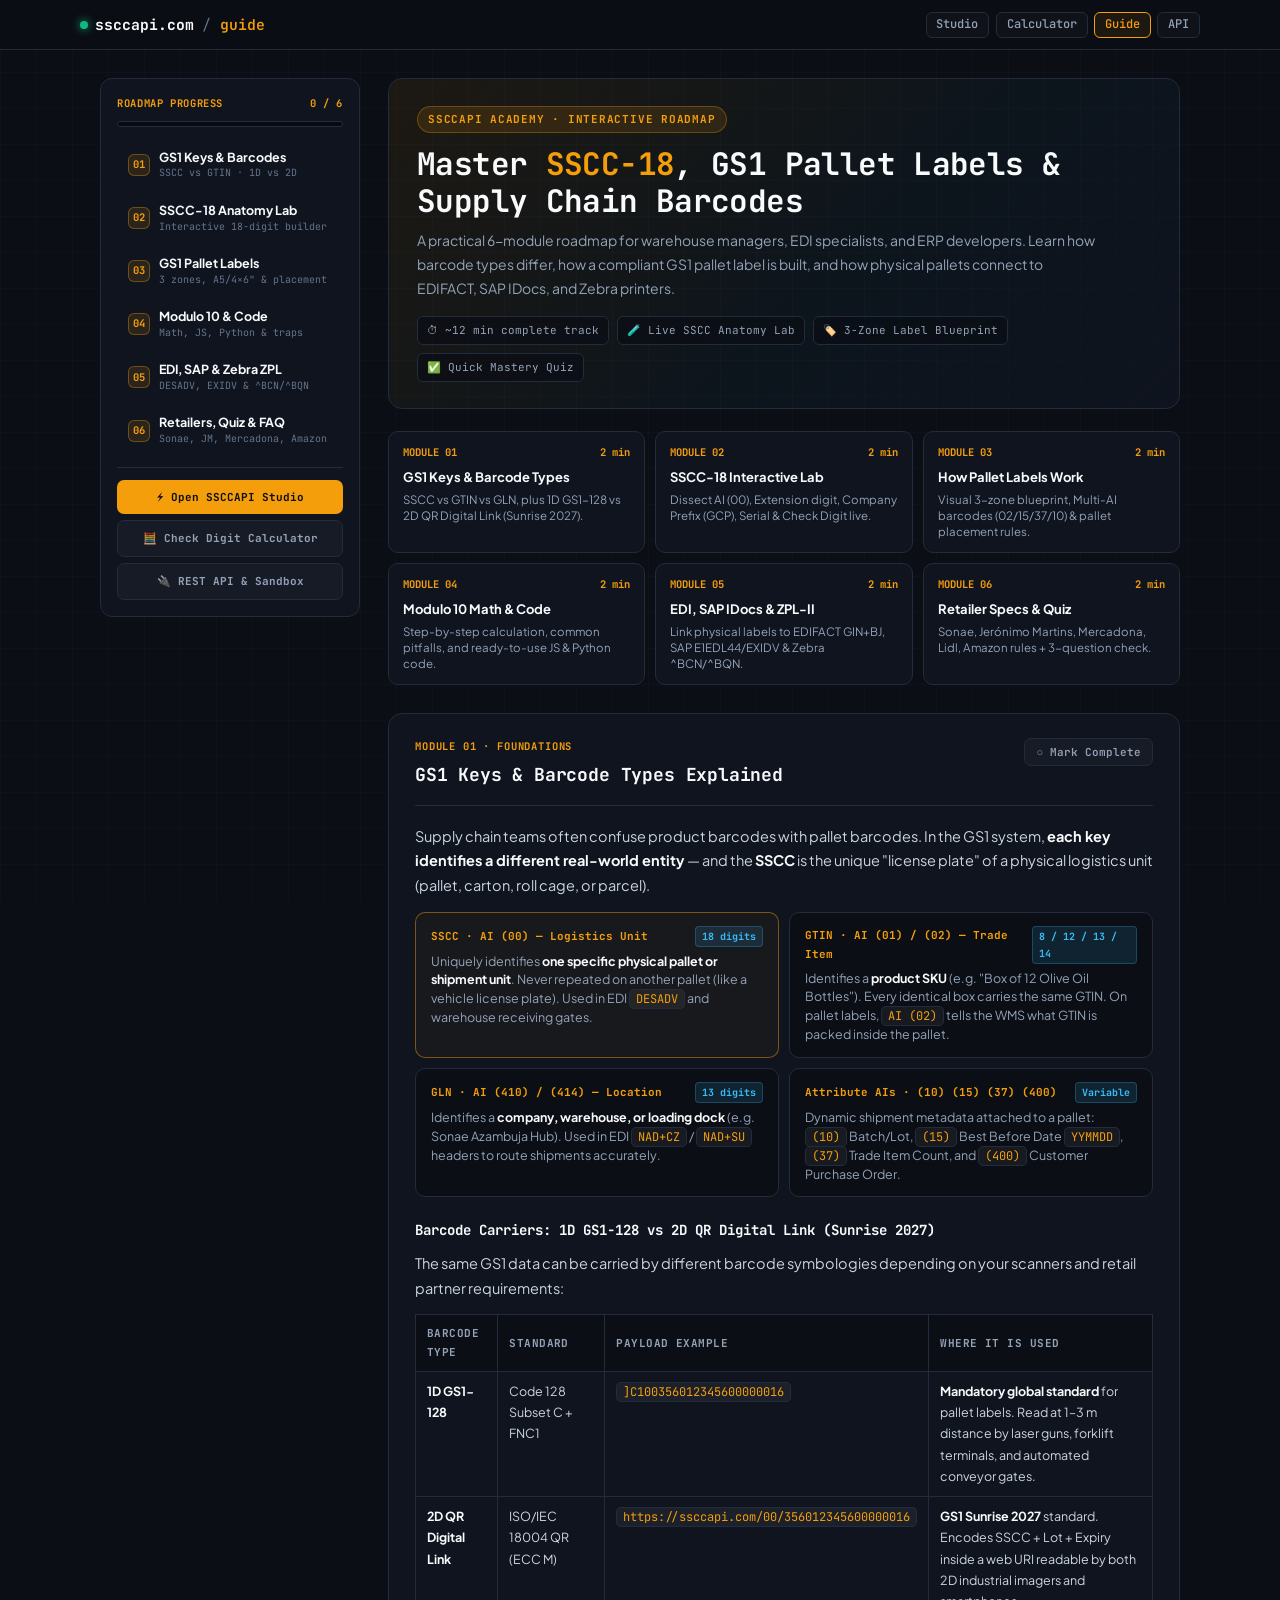
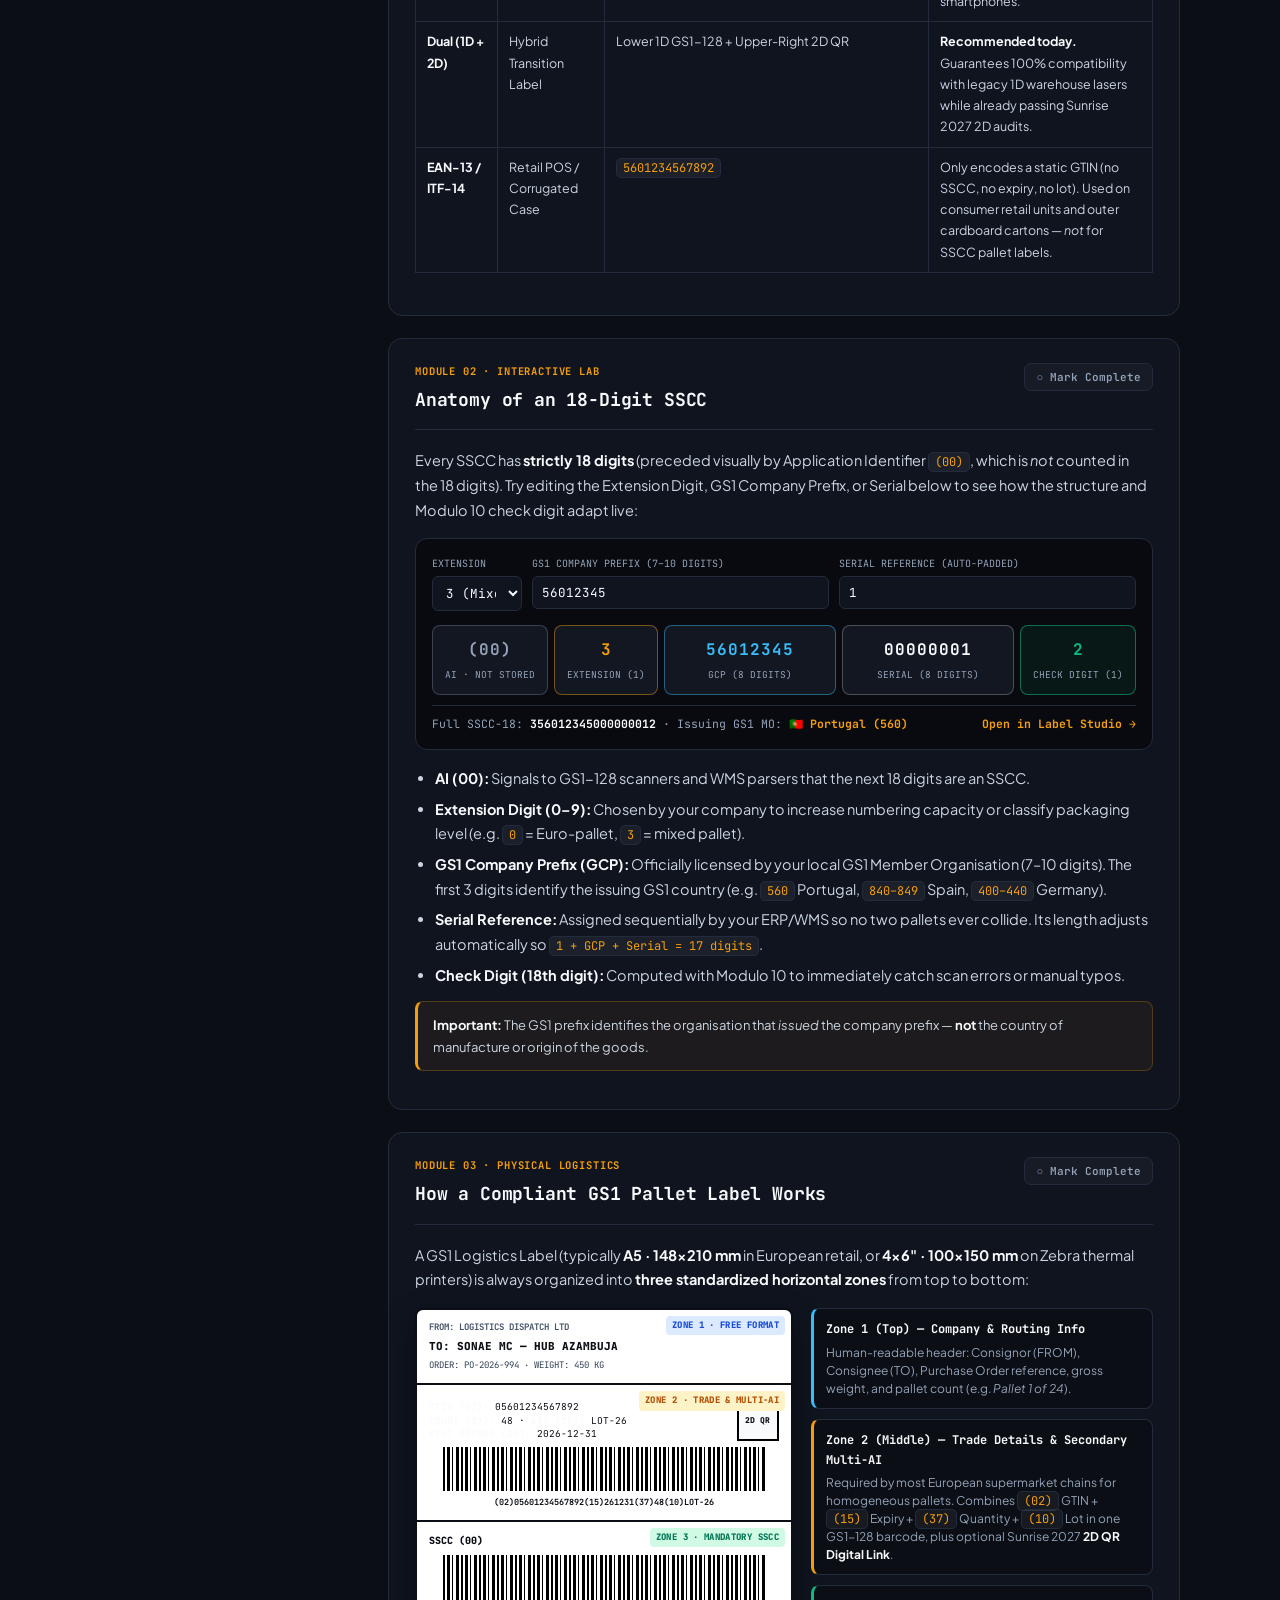
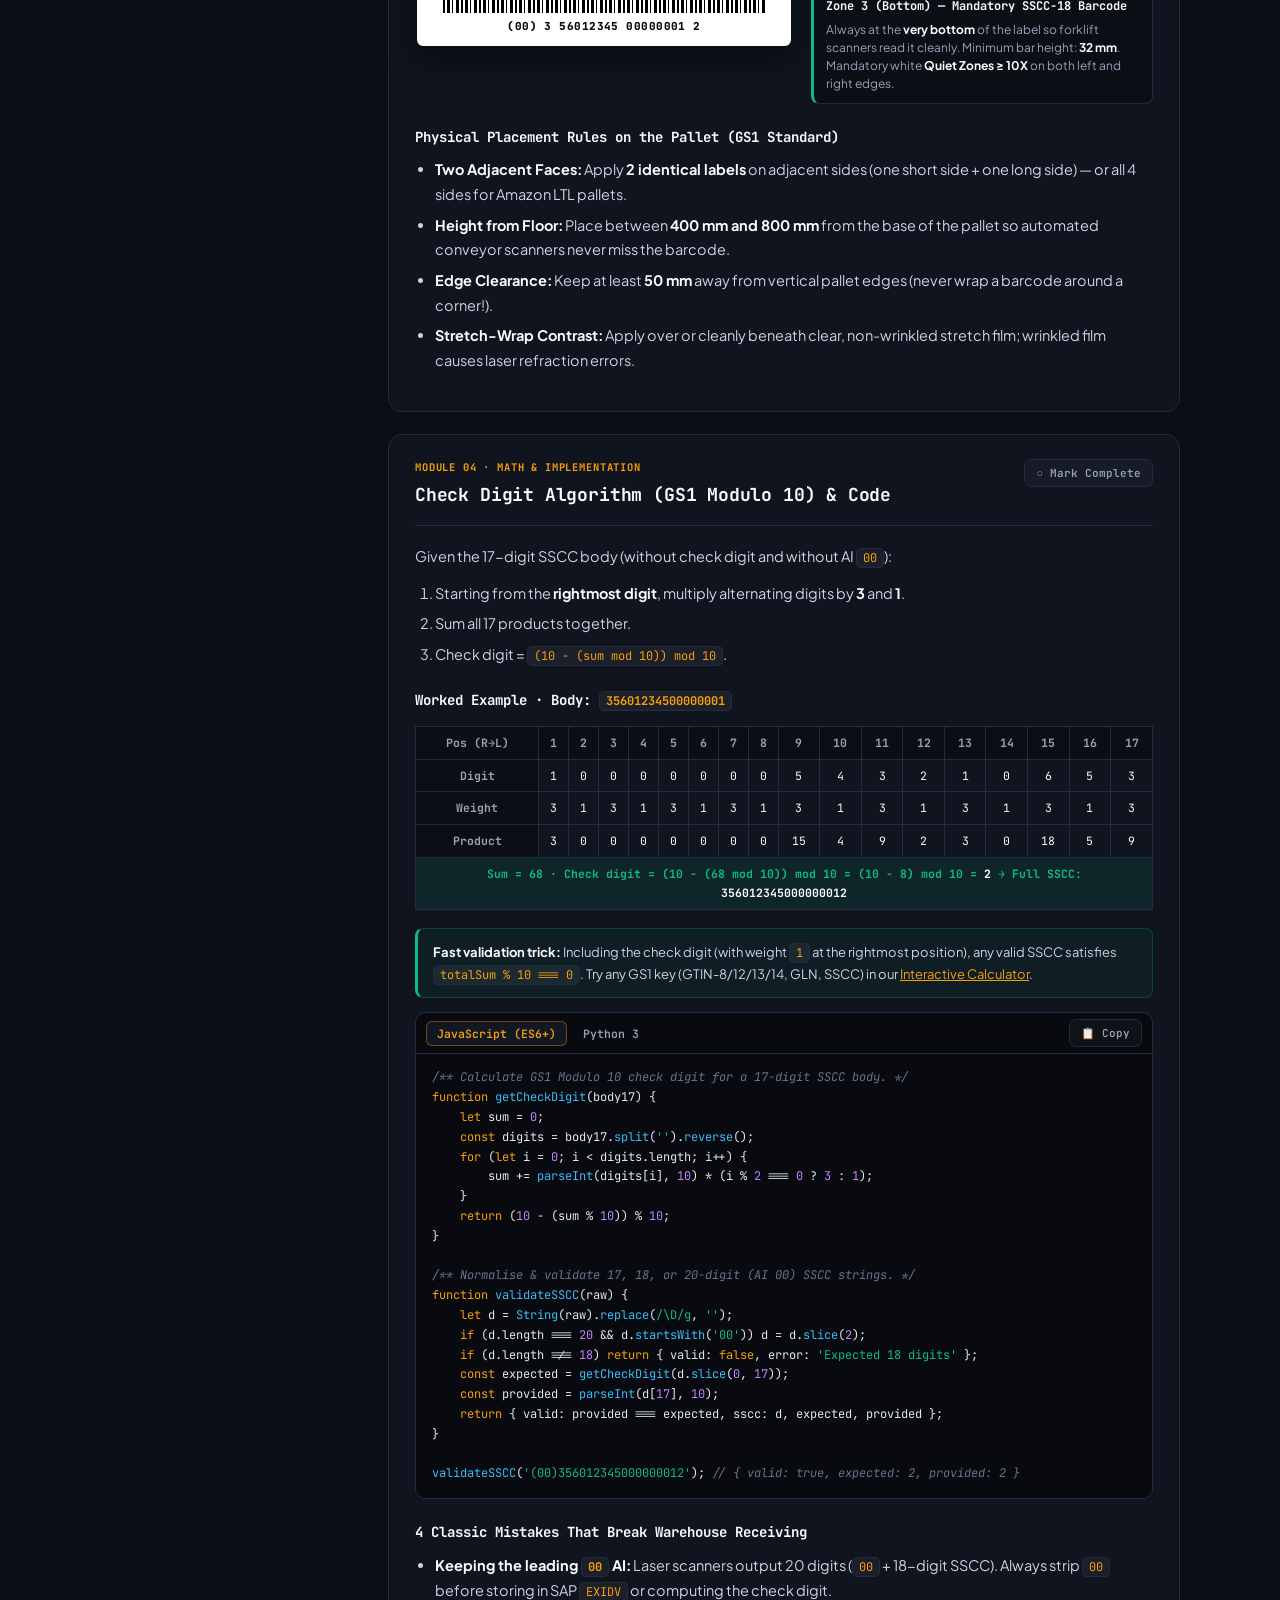
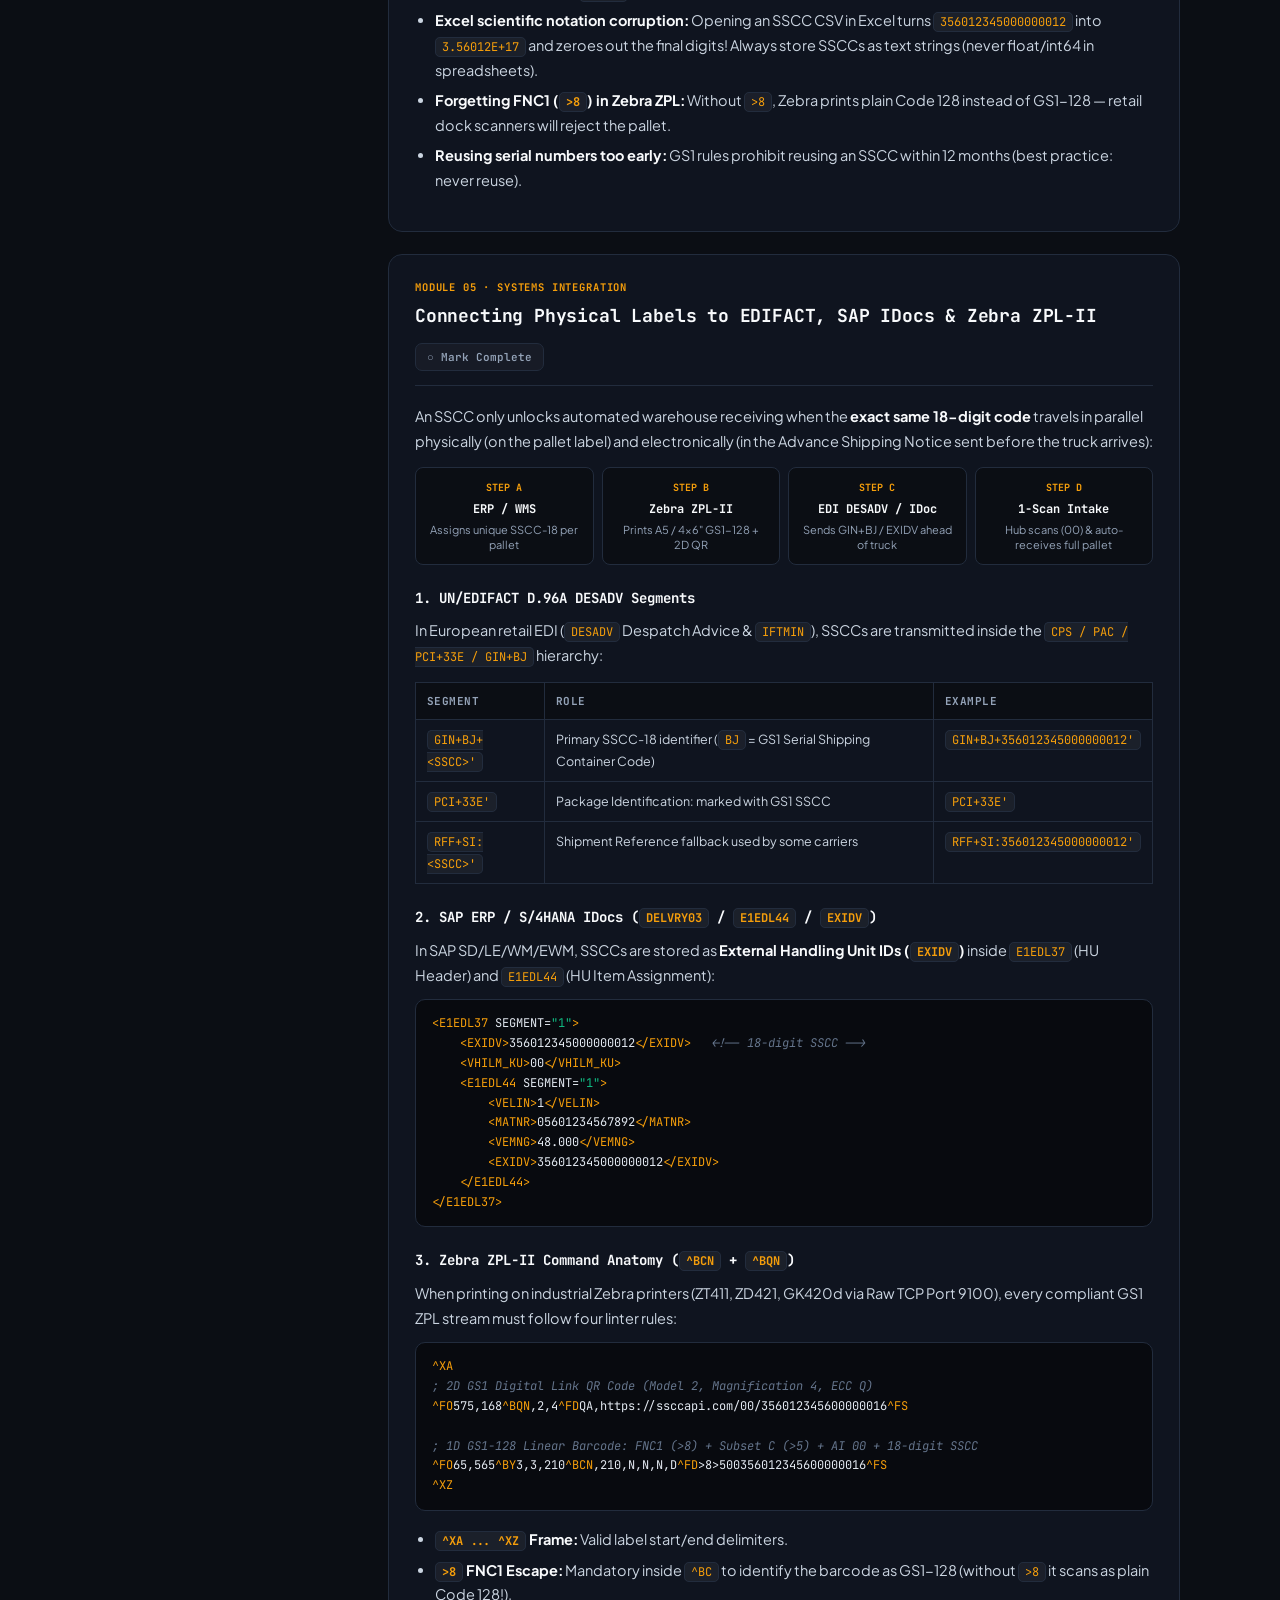
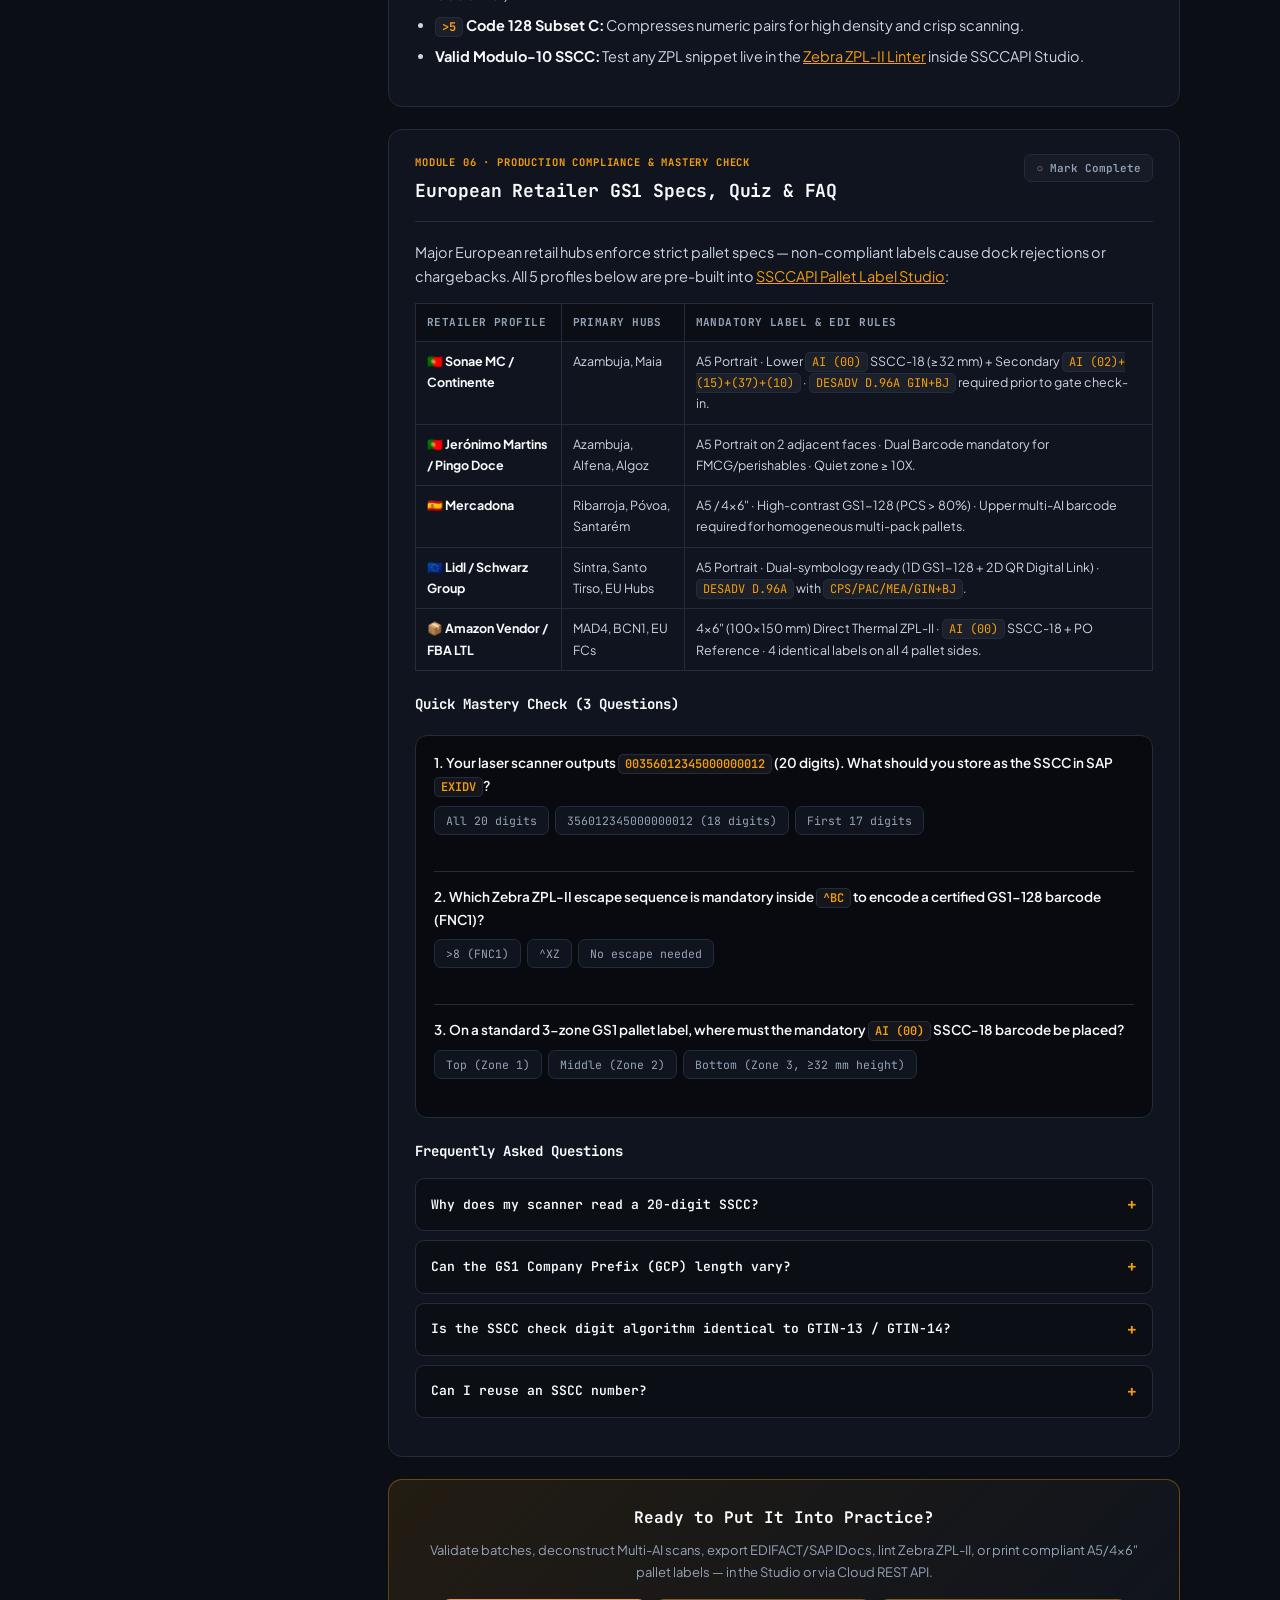
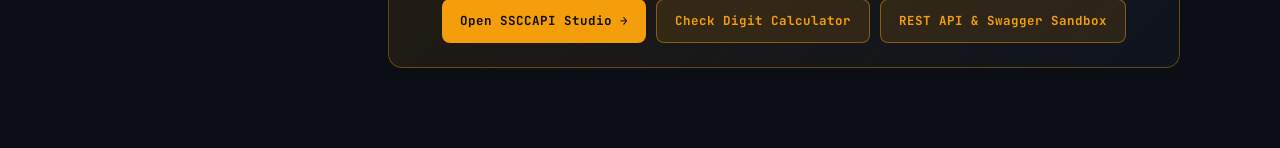
<file: guide.html>
<!DOCTYPE html>
<html lang="en">
<head>
    <meta charset="UTF-8">
    <meta name="viewport" content="width=device-width, initial-scale=1.0">

    <title>GS1 &amp; SSCC Pallet Label Guide: Barcodes, EDI &amp; ZPL · SSCCAPI</title>
    <meta name="description" content="Interactive 6-module guide to SSCC-18, GS1-128 vs 2D QR Digital Link, pallet label anatomy, Modulo 10 code, EDIFACT DESADV, SAP IDoc EXIDV &amp; Zebra ZPL-II.">
    <meta name="keywords" content="SSCC roadmap, GS1 pallet label anatomy, SSCC check digit, GS1-128 vs QR Digital Link, Sunrise 2027, EDI DESADV GIN+BJ, SAP IDoc E1EDL44 EXIDV, Zebra ZPL-II FNC1, Sonae Mercadona Amazon pallet label">
    <meta name="author" content="SSCCAPI">
    <meta name="robots" content="index, follow">
    <link rel="canonical" href="https://ssccapi.com/guide">
    <link rel="alternate" type="text/plain" href="https://ssccapi.com/llms.txt" title="LLMs.txt AI Agent Documentation">
    <link rel="sitemap" type="application/xml" href="/sitemap.xml">
    <link rel="icon" type="image/png" sizes="192x192" href="/icon-192.png">
    <link rel="apple-touch-icon" href="/icon-192.png">

    <!-- Open Graph -->
    <meta property="og:type" content="article">
    <meta property="og:url" content="https://ssccapi.com/guide">
    <meta property="og:title" content="SSCCAPI — SSCC &amp; GS1 Pallet Label Interactive Roadmap">
    <meta property="og:description" content="Master SSCC-18, GS1 barcode types, 3-zone pallet label anatomy, Modulo 10 math, EDIFACT, SAP IDocs &amp; Zebra ZPL-II in 6 structured modules.">
    <meta property="og:image" content="https://ssccapi.com/og-image.png">
    <meta property="og:site_name" content="SSCCAPI">

    <!-- Twitter -->
    <meta name="twitter:card" content="summary_large_image">
    <meta name="twitter:title" content="SSCCAPI — SSCC &amp; GS1 Pallet Label Interactive Roadmap">
    <meta name="twitter:description" content="Interactive 6-module guide to SSCC-18 codes, GS1 pallet labels, Sunrise 2027 2D QR, EDIFACT, SAP IDocs &amp; Zebra ZPL-II.">
    <meta name="twitter:image" content="https://ssccapi.com/og-image.png">

    <!-- Schema.org Course & TechArticle -->
    <script type="application/ld+json">
    {
      "@context": "https://schema.org",
      "@graph": [
        {
          "@type": "TechArticle",
          "headline": "SSCC & GS1 Logistics Roadmap — Barcode Types, Pallet Label Anatomy, Algorithm, EDIFACT & ZPL-II",
          "description": "Structured 6-module guide and interactive roadmap covering SSCC-18, GTIN vs SSCC, GS1-128 and 2D QR Digital Link barcodes, 3-zone pallet labels, Modulo 10 check digit code, EDIFACT DESADV, SAP IDocs, and retailer compliance.",
          "url": "https://ssccapi.com/guide",
          "author": { "@type": "Organization", "name": "SSCCAPI" },
          "publisher": { "@type": "Organization", "name": "SSCCAPI" },
          "mainEntityOfPage": "https://ssccapi.com/guide"
        },
        {
          "@type": "BreadcrumbList",
          "itemListElement": [
            { "@type": "ListItem", "position": 1, "name": "SSCCAPI", "item": "https://ssccapi.com/" },
            { "@type": "ListItem", "position": 2, "name": "SSCC & GS1 Logistics Roadmap", "item": "https://ssccapi.com/guide" }
          ]
        },
        {
          "@type": "FAQPage",
          "mainEntity": [
            {
              "@type": "Question",
              "name": "Why does my scanner read a 20 digit SSCC?",
              "acceptedAnswer": { "@type": "Answer", "text": "GS1-128 barcode scanners include the 2-digit Application Identifier (00) before the 18-digit SSCC. Always strip the leading 00 before validating the Modulo 10 check digit." }
            },
            {
              "@type": "Question",
              "name": "What is the difference between an SSCC and a GTIN?",
              "acceptedAnswer": { "@type": "Answer", "text": "A GTIN identifies a trade item SKU (e.g. a product model), while an SSCC uniquely identifies a specific physical shipping unit such as an individual pallet or carton." }
            },
            {
              "@type": "Question",
              "name": "Where is the SSCC located in SAP IDocs?",
              "acceptedAnswer": { "@type": "Answer", "text": "In SAP DELVRY03/07 and DESADV01 IDocs, the 18-digit SSCC is stored in field EXIDV inside segments E1EDL37 (Handling Unit Header) and E1EDL44 (Handling Unit Item)." }
            }
          ]
        }
      ]
    }
    </script>

    <link rel="preconnect" href="https://fonts.googleapis.com">
    <link rel="preconnect" href="https://fonts.gstatic.com" crossorigin>
    <link href="https://fonts.googleapis.com/css2?family=JetBrains+Mono:wght@400;500;600;700&family=Plus+Jakarta+Sans:wght@400;500;600;700&display=swap" rel="stylesheet">

    <style>
        :root {
            --bg:             #0b0e14;
            --surface:        #121722;
            --surface-card:   #0f141f;
            --surface-hover:  #182030;
            --border:         #222c3d;
            --text:           #f8fafc;
            --muted:          #94a3b8;
            --text-dim:       #64748b;
            --primary:        #f59e0b;
            --primary-hover:  #fbbf24;
            --accent-cyan:    #38bdf8;
            --success:        #10b981;
            --danger:         #ef4444;
            --purple:         #a855f7;
            --font-mono:      'JetBrains Mono', monospace;
            --font-sans:      'Plus Jakarta Sans', -apple-system, sans-serif;
        }

        * { box-sizing: border-box; margin: 0; padding: 0; }
        html { scroll-behavior: smooth; overflow-x: clip; max-width: 100%; }

        body {
            overflow-x: clip;
            max-width: 100%;
            background-color: var(--bg);
            color: var(--text);
            font-family: var(--font-sans);
            font-size: 14.5px;
            line-height: 1.7;
            min-height: 100vh;
            -webkit-font-smoothing: antialiased;
        }

        body::before {
            content: "";
            position: fixed;
            inset: 0;
            background-image:
                linear-gradient(to right, rgba(255, 255, 255, 0.018) 1px, transparent 1px),
                linear-gradient(to bottom, rgba(255, 255, 255, 0.018) 1px, transparent 1px);
            background-size: 36px 36px;
            pointer-events: none;
            z-index: -1;
        }

        /* ─── Unified Header (1120px across all pages) ─── */
        .site-header {
            border-bottom: 1px solid var(--border);
            padding: 0.72rem 1.25rem;
            position: sticky;
            top: 0;
            background: rgba(11, 14, 20, 0.94);
            backdrop-filter: blur(14px);
            -webkit-backdrop-filter: blur(14px);
            z-index: 100;
        }
        .header-inner {
            max-width: 1120px;
            margin: 0 auto;
            display: flex;
            justify-content: space-between;
            align-items: center;
            gap: 0.75rem;
        }
        .nav-brand {
            font-family: var(--font-mono);
            font-size: 0.92rem;
            font-weight: 700;
            color: var(--text);
            text-decoration: none;
            display: inline-flex;
            align-items: center;
            gap: 0.45rem;
            white-space: nowrap;
        }
        .brand-dot {
            width: 8px; height: 8px; background: var(--success);
            border-radius: 50%; display: inline-block; box-shadow: 0 0 10px var(--success);
        }
        .brand-sep { color: var(--text-dim); font-weight: 400; margin: 0 1px; }
        .brand-sub { color: var(--primary); font-weight: 600; }
        .nav-links { display: flex; align-items: center; gap: 0.4rem; flex-wrap: nowrap; }
        .nav-pill {
            font-family: var(--font-mono);
            font-size: 0.75rem;
            font-weight: 500;
            padding: 0.3rem 0.62rem;
            border-radius: 6px;
            border: 1px solid var(--border);
            background: rgba(255, 255, 255, 0.02);
            color: var(--muted);
            text-decoration: none;
            transition: all 0.2s ease;
            line-height: 1.2;
        }
        .nav-pill:hover, .nav-pill.active {
            border-color: var(--primary);
            color: var(--primary);
            background: rgba(245, 158, 11, 0.08);
        }
        @media (max-width: 640px) {
            .site-header { padding: 0.55rem 0.75rem; }
            .header-inner { flex-wrap: wrap; gap: 0.5rem; }
            .nav-brand { font-size: 0.88rem; }
            .brand-sub, .brand-sep { display: none; }
            .nav-links {
                display: grid;
                grid-template-columns: repeat(4, minmax(0, 1fr));
                gap: 0.35rem;
                width: 100%;
            }
            .nav-pill {
                font-size: 0.7rem;
                padding: 0.38rem 0.3rem;
                text-align: center;
            }
            .course-hero { padding: 18px 14px; }
            .sscc-visual-strip { grid-template-columns: repeat(2, minmax(0, 1fr)); }
            .sscc-seg { min-width: 0; padding: 8px 6px; }
            .sscc-seg .seg-val { font-size: 13.5px; word-break: break-all; }
            .code-tabs { flex-wrap: wrap; }
            .code-tab-group { flex-wrap: wrap; }
            pre { font-size: 11px; padding: 12px; }
        }

        /* ─── Unified 1120px 2-Column Roadmap Layout ─── */
        .wrapper {
            max-width: 1120px;
            margin: 0 auto;
            padding: 28px 20px 80px;
            display: grid;
            grid-template-columns: 260px 1fr;
            gap: 28px;
            align-items: start;
        }
        .wrapper > * { min-width: 0; max-width: 100%; }
        .guide-article { min-width: 0; }
        @media (max-width: 920px) {
            .wrapper { grid-template-columns: 1fr; gap: 20px; padding: 20px 14px 64px; }
            .roadmap-sidebar { position: static !important; max-height: none !important; }
        }

        /* ─── Sticky Roadmap Sidebar ─── */
        .roadmap-sidebar {
            position: sticky;
            top: 72px;
            max-height: calc(100vh - 92px);
            overflow-y: auto;
            background: var(--surface-card);
            border: 1px solid var(--border);
            border-radius: 12px;
            padding: 16px;
        }
        .progress-head {
            display: flex;
            align-items: center;
            justify-content: space-between;
            font-family: var(--font-mono);
            font-size: 10.5px;
            font-weight: 700;
            text-transform: uppercase;
            letter-spacing: 0.06em;
            color: var(--primary);
            margin-bottom: 8px;
        }
        .progress-track {
            height: 6px;
            background: #080a0f;
            border: 1px solid var(--border);
            border-radius: 99px;
            overflow: hidden;
            margin-bottom: 14px;
        }
        .progress-fill {
            height: 100%;
            width: 0%;
            background: linear-gradient(90deg, var(--primary), var(--success));
            transition: width 0.3s ease;
        }
        .sidebar-list {
            display: flex;
            flex-direction: column;
            gap: 5px;
        }
        .sidebar-step {
            display: flex;
            align-items: center;
            gap: 9px;
            padding: 8px 10px;
            border-radius: 8px;
            border: 1px solid transparent;
            color: var(--muted);
            text-decoration: none;
            font-size: 12.5px;
            transition: all 0.16s ease;
        }
        .sidebar-step:hover {
            background: var(--surface-hover);
            color: var(--text);
            border-color: var(--border);
        }
        .sidebar-step.done {
            color: var(--text);
            border-color: rgba(16, 185, 129, 0.25);
            background: rgba(16, 185, 129, 0.05);
        }
        .step-num {
            width: 22px;
            height: 22px;
            border-radius: 6px;
            background: rgba(245, 158, 11, 0.12);
            border: 1px solid rgba(245, 158, 11, 0.35);
            color: var(--primary);
            font-family: var(--font-mono);
            font-size: 10.5px;
            font-weight: 700;
            display: inline-flex;
            align-items: center;
            justify-content: center;
            flex-shrink: 0;
        }
        .sidebar-step.done .step-num {
            background: rgba(16, 185, 129, 0.18);
            border-color: rgba(16, 185, 129, 0.5);
            color: var(--success);
        }
        .step-meta { display: flex; flex-direction: column; line-height: 1.25; }
        .step-meta small { font-family: var(--font-mono); font-size: 10px; color: var(--text-dim); margin-top: 2px; }
        .sidebar-divider { height: 1px; background: var(--border); margin: 12px 0; }
        .sidebar-quick-links { display: flex; flex-direction: column; gap: 6px; }
        .sidebar-cta {
            display: inline-flex;
            align-items: center;
            justify-content: center;
            gap: 6px;
            padding: 8px 10px;
            border-radius: 7px;
            font-family: var(--font-mono);
            font-size: 11px;
            font-weight: 700;
            text-decoration: none;
            background: var(--primary);
            color: #0b0e14;
            transition: opacity 0.15s;
        }
        .sidebar-cta:hover { opacity: 0.9; }
        .sidebar-cta.secondary {
            background: rgba(255, 255, 255, 0.03);
            border: 1px solid var(--border);
            color: var(--muted);
        }
        .sidebar-cta.secondary:hover { border-color: var(--primary); color: var(--primary); }

        /* ─── Hero & Visual Roadmap Track ─── */
        .course-hero {
            background: linear-gradient(135deg, rgba(245, 158, 11, 0.08), rgba(56, 189, 248, 0.04) 60%, var(--surface-card));
            border: 1px solid var(--border);
            border-radius: 14px;
            padding: 26px 28px;
            margin-bottom: 22px;
        }
        .hero-kicker {
            display: inline-flex;
            align-items: center;
            gap: 6px;
            font-family: var(--font-mono);
            font-size: 11px;
            font-weight: 700;
            text-transform: uppercase;
            letter-spacing: 0.07em;
            color: var(--primary);
            background: rgba(245, 158, 11, 0.12);
            border: 1px solid rgba(245, 158, 11, 0.3);
            padding: 3px 10px;
            border-radius: 99px;
            margin-bottom: 12px;
        }
        .course-hero h1 {
            font-family: var(--font-mono);
            font-size: clamp(22px, 3vw, 31px);
            font-weight: 700;
            line-height: 1.2;
            letter-spacing: -0.02em;
            margin-bottom: 10px;
        }
        .course-hero h1 em { color: var(--primary); font-style: normal; }
        .course-hero p { color: var(--muted); font-size: 14px; max-width: 680px; margin-bottom: 16px; }
        .hero-pills {
            display: flex;
            flex-wrap: wrap;
            gap: 8px;
            font-family: var(--font-mono);
            font-size: 11px;
            color: var(--muted);
        }
        .hero-pill {
            padding: 4px 9px;
            border-radius: 6px;
            background: rgba(11, 14, 20, 0.7);
            border: 1px solid var(--border);
            display: inline-flex;
            align-items: center;
            gap: 5px;
        }

        /* 6-Step Visual Roadmap Cards */
        .roadmap-grid {
            display: grid;
            grid-template-columns: repeat(3, 1fr);
            gap: 10px;
            margin-bottom: 28px;
        }
        @media (max-width: 720px) { .roadmap-grid { grid-template-columns: repeat(2, 1fr); } }
        @media (max-width: 460px) { .roadmap-grid { grid-template-columns: 1fr; } }
        .rm-card {
            background: var(--surface-card);
            border: 1px solid var(--border);
            border-radius: 10px;
            padding: 12px 14px;
            text-decoration: none;
            color: var(--text);
            transition: all 0.18s ease;
            display: flex;
            flex-direction: column;
            gap: 4px;
        }
        .rm-card:hover {
            border-color: var(--primary);
            transform: translateY(-2px);
            background: var(--surface);
        }
        .rm-card-top {
            display: flex;
            align-items: center;
            justify-content: space-between;
            font-family: var(--font-mono);
            font-size: 10.5px;
            color: var(--primary);
            font-weight: 700;
        }
        .rm-card-title { font-weight: 700; font-size: 13px; color: var(--text); }
        .rm-card-desc { font-size: 11.5px; color: var(--muted); line-height: 1.4; }

        /* ─── Module Sections ─── */
        .module-card {
            background: var(--surface-card);
            border: 1px solid var(--border);
            border-radius: 14px;
            padding: 24px 26px;
            margin-bottom: 22px;
            scroll-margin-top: 76px;
        }
        @media (max-width: 560px) { .module-card { padding: 18px 16px; } }

        .module-header {
            display: flex;
            align-items: flex-start;
            justify-content: space-between;
            gap: 12px;
            flex-wrap: wrap;
            padding-bottom: 14px;
            margin-bottom: 18px;
            border-bottom: 1px solid var(--border);
        }
        .module-badge {
            font-family: var(--font-mono);
            font-size: 10.5px;
            font-weight: 700;
            text-transform: uppercase;
            letter-spacing: 0.08em;
            color: var(--primary);
            margin-bottom: 4px;
            display: block;
        }
        .module-card h2 {
            font-family: var(--font-mono);
            font-size: 18px;
            font-weight: 700;
            color: var(--text);
            margin: 0;
            letter-spacing: -0.01em;
        }
        .btn-mark-done {
            background: rgba(255, 255, 255, 0.03);
            border: 1px solid var(--border);
            color: var(--muted);
            font-family: var(--font-mono);
            font-size: 11px;
            font-weight: 600;
            padding: 6px 11px;
            border-radius: 7px;
            cursor: pointer;
            display: inline-flex;
            align-items: center;
            gap: 5px;
            transition: all 0.15s;
            white-space: nowrap;
        }
        .btn-mark-done:hover { border-color: var(--success); color: var(--success); }
        .btn-mark-done.completed {
            background: rgba(16, 185, 129, 0.14);
            border-color: rgba(16, 185, 129, 0.45);
            color: var(--success);
        }

        .module-card h3 {
            font-family: var(--font-mono);
            font-size: 14px;
            font-weight: 700;
            color: var(--text);
            margin: 22px 0 8px;
        }
        .module-card p { color: #cbd5e1; margin-bottom: 12px; }
        .module-card ul, .module-card ol { padding-left: 20px; margin-bottom: 14px; color: #cbd5e1; }
        .module-card li { margin-bottom: 6px; }
        strong { color: var(--text); }
        code {
            font-family: var(--font-mono);
            font-size: 12px;
            background: rgba(255, 255, 255, 0.05);
            border: 1px solid var(--border);
            padding: 1px 6px;
            border-radius: 5px;
            color: var(--primary);
        }
        a { color: var(--primary); }

        /* ─── Comparison Cards (GS1 Keys & Barcode Types) ─── */
        .key-grid {
            display: grid;
            grid-template-columns: repeat(2, 1fr);
            gap: 10px;
            margin: 14px 0 18px;
        }
        @media (max-width: 640px) { .key-grid { grid-template-columns: 1fr; } }
        .key-card {
            background: #0b0e14;
            border: 1px solid var(--border);
            border-radius: 10px;
            padding: 13px 15px;
        }
        .key-card.highlight { border-color: rgba(245, 158, 11, 0.45); background: rgba(245, 158, 11, 0.04); }
        .key-tag {
            font-family: var(--font-mono);
            font-size: 11px;
            font-weight: 700;
            color: var(--primary);
            display: flex;
            align-items: center;
            justify-content: space-between;
            margin-bottom: 5px;
        }
        .key-tag span.digits {
            font-size: 10px;
            padding: 1px 6px;
            border-radius: 4px;
            background: rgba(56, 189, 248, 0.12);
            color: var(--accent-cyan);
            border: 1px solid rgba(56, 189, 248, 0.25);
        }
        .key-card p { font-size: 12.5px; color: var(--muted); margin: 0; line-height: 1.5; }

        /* ─── Interactive SSCC Anatomy Lab ─── */
        .anatomy-lab {
            background: #080a0f;
            border: 1px solid var(--border);
            border-radius: 12px;
            padding: 16px;
            margin: 16px 0;
        }
        .lab-controls {
            display: grid;
            grid-template-columns: 90px 1fr 1fr;
            gap: 10px;
            margin-bottom: 14px;
        }
        @media (max-width: 600px) { .lab-controls { grid-template-columns: 1fr; } }
        .lab-field label {
            display: block;
            font-family: var(--font-mono);
            font-size: 10px;
            text-transform: uppercase;
            color: var(--muted);
            margin-bottom: 4px;
        }
        .lab-field input, .lab-field select {
            width: 100%;
            background: var(--surface-card);
            border: 1px solid var(--border);
            color: var(--text);
            font-family: var(--font-mono);
            font-size: 12.5px;
            padding: 7px 9px;
            border-radius: 6px;
        }
        .lab-field input:focus, .lab-field select:focus { outline: none; border-color: var(--primary); }

        .sscc-visual-strip {
            display: grid;
            grid-template-columns: auto auto 1fr 1fr auto;
            gap: 6px;
            margin-bottom: 10px;
            overflow-x: auto;
        }
        .sscc-seg {
            background: var(--surface);
            border: 1px solid var(--border);
            border-radius: 8px;
            padding: 10px 12px;
            text-align: center;
            min-width: 64px;
        }
        .sscc-seg .seg-val {
            font-family: var(--font-mono);
            font-size: 16px;
            font-weight: 700;
            letter-spacing: 0.06em;
            display: block;
        }
        .sscc-seg .seg-lbl {
            font-family: var(--font-mono);
            font-size: 9.5px;
            text-transform: uppercase;
            color: var(--muted);
            margin-top: 4px;
            display: block;
        }
        .seg-ai  { border-color: rgba(148, 163, 184, 0.3); } .seg-ai .seg-val { color: var(--muted); }
        .seg-ext { border-color: rgba(245, 158, 11, 0.45); } .seg-ext .seg-val { color: var(--primary); }
        .seg-gcp { border-color: rgba(56, 189, 248, 0.45); } .seg-gcp .seg-val { color: var(--accent-cyan); }
        .seg-ser { border-color: rgba(248, 250, 252, 0.25); } .seg-ser .seg-val { color: var(--text); }
        .seg-cd  { border-color: rgba(16, 185, 129, 0.55); background: rgba(16, 185, 129, 0.08); } .seg-cd .seg-val { color: var(--success); }

        .lab-output-bar {
            display: flex;
            align-items: center;
            justify-content: space-between;
            flex-wrap: wrap;
            gap: 8px;
            font-family: var(--font-mono);
            font-size: 11.5px;
            color: var(--muted);
            padding-top: 8px;
            border-top: 1px solid var(--border);
        }

        /* ─── Annotated 3-Zone GS1 Pallet Label Blueprint ─── */
        .label-blueprint-wrap {
            display: grid;
            grid-template-columns: 1.05fr 0.95fr;
            gap: 18px;
            align-items: start;
            margin: 16px 0;
        }
        @media (max-width: 720px) { .label-blueprint-wrap { grid-template-columns: 1fr; } }

        .mock-gs1-label {
            background: #ffffff;
            color: #0b0e14;
            border-radius: 8px;
            border: 2px solid #0b0e14;
            overflow: hidden;
            font-family: var(--font-mono);
            box-shadow: 0 12px 30px rgba(0, 0, 0, 0.45);
        }
        .mock-zone {
            padding: 10px 12px;
            border-bottom: 2px solid #0b0e14;
            position: relative;
        }
        .mock-zone:last-child { border-bottom: none; }
        .zone-pill {
            position: absolute;
            top: 6px;
            right: 6px;
            font-size: 9px;
            font-weight: 800;
            padding: 2px 6px;
            border-radius: 4px;
            text-transform: uppercase;
            letter-spacing: 0.04em;
        }
        .z1 { background: #dbeafe; color: #1d4ed8; }
        .z2 { background: #fef3c7; color: #b45309; }
        .z3 { background: #d1fae5; color: #047857; }
        .mock-bars {
            height: 44px;
            margin: 6px 0 4px;
            background: repeating-linear-gradient(
                90deg,
                #000 0px, #000 2px, #fff 2px, #fff 4px,
                #000 4px, #000 7px, #fff 7px, #fff 9px,
                #000 9px, #000 10px, #fff 10px, #fff 13px,
                #000 13px, #000 16px, #fff 16px, #fff 18px
            );
            border-left: 14px solid #fff;
            border-right: 14px solid #fff;
        }
        .mock-bars.tall { height: 58px; }

        .zone-explain-list { display: flex; flex-direction: column; gap: 10px; }
        .zone-explain-item {
            background: #0b0e14;
            border: 1px solid var(--border);
            border-left: 3px solid var(--primary);
            border-radius: 8px;
            padding: 10px 12px;
        }
        .zone-explain-item.z-blue { border-left-color: var(--accent-cyan); }
        .zone-explain-item.z-green { border-left-color: var(--success); }
        .zone-explain-item h4 { font-family: var(--font-mono); font-size: 12px; margin-bottom: 4px; color: var(--text); }
        .zone-explain-item p { font-size: 12px; color: var(--muted); margin: 0; line-height: 1.5; }

        /* ─── Tables ─── */
        .table-wrap { overflow-x: auto; margin: 14px 0 18px; }
        table.data-table {
            width: 100%;
            border-collapse: collapse;
            font-size: 12.5px;
        }
        table.data-table th {
            text-align: left;
            padding: 9px 11px;
            background: #0b0e14;
            border: 1px solid var(--border);
            font-family: var(--font-mono);
            font-size: 11px;
            text-transform: uppercase;
            letter-spacing: 0.04em;
            color: var(--muted);
        }
        table.data-table td {
            padding: 9px 11px;
            border: 1px solid var(--border);
            color: #cbd5e1;
            vertical-align: top;
        }
        table.calc-table {
            width: 100%;
            border-collapse: collapse;
            font-family: var(--font-mono);
            font-size: 11.5px;
            text-align: center;
        }
        table.calc-table th, table.calc-table td {
            padding: 6px 5px;
            border: 1px solid var(--border);
        }
        table.calc-table th { background: #0b0e14; color: var(--muted); }
        table.calc-table tr.total td { background: rgba(16, 185, 129, 0.1); color: var(--success); font-weight: 700; }

        /* ─── Code Tabs & Pre ─── */
        .code-tabs {
            display: flex;
            align-items: center;
            justify-content: space-between;
            gap: 8px;
            background: #080a0f;
            border: 1px solid var(--border);
            border-bottom: none;
            border-radius: 10px 10px 0 0;
            padding: 6px 10px;
            margin-top: 14px;
        }
        .code-tab-group { display: flex; gap: 5px; }
        .code-tab-btn {
            background: transparent;
            border: 1px solid transparent;
            color: var(--muted);
            font-family: var(--font-mono);
            font-size: 11.5px;
            font-weight: 600;
            padding: 4px 10px;
            border-radius: 6px;
            cursor: pointer;
        }
        .code-tab-btn.active {
            background: var(--surface);
            border-color: rgba(245, 158, 11, 0.4);
            color: var(--primary);
        }
        pre {
            background: #080a0f;
            border: 1px solid var(--border);
            border-radius: 10px;
            padding: 14px 16px;
            overflow-x: auto;
            font-family: var(--font-mono);
            font-size: 12px;
            line-height: 1.65;
            color: #e2e8f0;
            margin: 10px 0 16px;
        }
        .code-pane pre { border-radius: 0 0 10px 10px; margin-top: 0; }
        pre code { background: none; border: none; padding: 0; color: inherit; font-size: inherit; }
        .kw { color: #f59e0b; } .fn { color: #38bdf8; } .str { color: #10b981; }
        .num { color: #c084fc; } .comment { color: #64748b; font-style: italic; } .var { color: #e2e8f0; }

        /* ─── Callouts & Flow Diagram ─── */
        .callout {
            background: rgba(245, 158, 11, 0.06);
            border: 1px solid rgba(245, 158, 11, 0.25);
            border-left: 3px solid var(--primary);
            border-radius: 8px;
            padding: 12px 15px;
            margin: 14px 0;
            font-size: 13px;
            color: #cbd5e1;
        }
        .callout.success {
            background: rgba(16, 185, 129, 0.06);
            border-color: rgba(16, 185, 129, 0.25);
            border-left-color: var(--success);
        }
        .flow-strip {
            display: grid;
            grid-template-columns: repeat(4, 1fr);
            gap: 8px;
            margin: 14px 0 18px;
        }
        @media (max-width: 680px) { .flow-strip { grid-template-columns: repeat(2, 1fr); } }
        .flow-box {
            background: #0b0e14;
            border: 1px solid var(--border);
            border-radius: 8px;
            padding: 11px 12px;
            text-align: center;
        }
        .flow-box .fb-num { font-family: var(--font-mono); font-size: 10px; color: var(--primary); font-weight: 700; }
        .flow-box .fb-title { font-family: var(--font-mono); font-size: 12px; font-weight: 700; color: var(--text); margin: 3px 0; }
        .flow-box .fb-sub { font-size: 11px; color: var(--muted); line-height: 1.35; }

        /* ─── Interactive Mini-Quiz ─── */
        .quiz-box {
            background: #080a0f;
            border: 1px solid var(--border);
            border-radius: 12px;
            padding: 16px 18px;
            margin: 18px 0;
        }
        .quiz-q { margin-bottom: 14px; padding-bottom: 14px; border-bottom: 1px solid var(--border); }
        .quiz-q:last-child { margin-bottom: 0; padding-bottom: 0; border-bottom: none; }
        .quiz-q p { font-weight: 600; font-size: 13.5px; color: var(--text); margin-bottom: 8px; }
        .quiz-opts { display: flex; flex-wrap: wrap; gap: 6px; }
        .quiz-btn {
            background: var(--surface-card);
            border: 1px solid var(--border);
            color: var(--muted);
            font-family: var(--font-mono);
            font-size: 11.5px;
            padding: 6px 11px;
            border-radius: 7px;
            cursor: pointer;
            transition: all 0.15s;
        }
        .quiz-btn:hover { border-color: var(--primary); color: var(--text); }
        .quiz-btn.correct { background: rgba(16, 185, 129, 0.16); border-color: var(--success); color: var(--success); font-weight: 700; }
        .quiz-btn.wrong { background: rgba(239, 68, 68, 0.15); border-color: var(--danger); color: #f87171; }
        .quiz-feedback { font-size: 12px; margin-top: 6px; font-family: var(--font-mono); min-height: 16px; }

        /* ─── FAQ & Final CTA ─── */
        .faq-container { display: flex; flex-direction: column; gap: 9px; margin: 14px 0; }
        .faq-container details {
            background: #0b0e14;
            border: 1px solid var(--border);
            border-radius: 9px;
            padding: 12px 15px;
        }
        .faq-container summary {
            font-family: var(--font-mono);
            font-size: 13px;
            font-weight: 600;
            color: var(--text);
            cursor: pointer;
            list-style: none;
            display: flex;
            align-items: center;
            justify-content: space-between;
            gap: 10px;
        }
        .faq-container summary::-webkit-details-marker { display: none; }
        .faq-container summary::after { content: '+'; color: var(--primary); font-size: 16px; }
        .faq-container details[open] summary::after { content: '−'; }
        .faq-answer { margin-top: 10px; padding-top: 10px; border-top: 1px solid var(--border); font-size: 13px; color: var(--muted); }
        .faq-answer p { margin: 0; }

        .cta-box {
            background: linear-gradient(135deg, rgba(245, 158, 11, 0.1), var(--surface-card));
            border: 1px solid rgba(245, 158, 11, 0.35);
            border-radius: 14px;
            padding: 24px;
            text-align: center;
            margin-top: 22px;
        }
        .cta-box h3 { font-family: var(--font-mono); font-size: 16px; margin: 0 0 8px; }
        .cta-box p { font-size: 13px; color: var(--muted); margin-bottom: 16px; }
        .cta-btn {
            display: inline-flex;
            align-items: center;
            gap: 6px;
            background: var(--primary);
            color: #0b0e14;
            font-family: var(--font-mono);
            font-weight: 700;
            font-size: 12.5px;
            padding: 10px 18px;
            border-radius: 8px;
            text-decoration: none;
            transition: opacity 0.15s;
        }
        .cta-btn:hover { opacity: 0.9; }
        .cta-btn.outline {
            background: rgba(245, 158, 11, 0.12);
            color: var(--primary);
            border: 1px solid rgba(245, 158, 11, 0.45);
        }

        @media (max-width: 640px) {
            .course-hero { padding: 18px 14px; }
            .sscc-visual-strip { grid-template-columns: repeat(2, minmax(0, 1fr)); }
            .sscc-seg { min-width: 0; padding: 8px 6px; }
            .sscc-seg .seg-val { font-size: 13.5px; word-break: break-all; }
            .code-tabs { flex-wrap: wrap; }
            .code-tab-group { flex-wrap: wrap; }
            pre { font-size: 11px; padding: 12px; }
            .cta-box { padding: 18px 14px; }
        }
    </style>

    <script>
    (function() {
        var map = { 'index.html': '', 'calculator.html': 'calculator', 'guide.html': 'guide', 'sscc-api-guide.html': 'docs' };
        var clean = window.location.pathname.replace(/^\/(sscc-check|sscc)\//, '').replace(/^\//, '');
        var nice = (clean in map) ? map[clean] : clean;
        if (window.location.hostname.includes('github.io') || window.location.hostname.includes('pormenores.net')) {
            window.location.replace('https://ssccapi.com/' + nice + window.location.search + window.location.hash);
        } else if (clean in map && window.history && window.history.replaceState) {
            window.history.replaceState(null, '', '/' + nice + window.location.search + window.location.hash);
        }
    })();
    </script>
</head>
<body>

<header class="site-header">
    <div class="header-inner">
        <div class="nav-brand">
            <a href="/" style="color:inherit;text-decoration:none;display:inline-flex;align-items:center;gap:0.45rem;" title="SSCCAPI Home">
                <span class="brand-dot"></span>
                <span>ssccapi.com</span>
            </a>
            <span class="brand-sep">/</span>
            <span class="brand-sub">guide</span>
        </div>
        <nav class="nav-links">
            <a class="nav-pill" href="/">Studio</a>
            <a class="nav-pill" href="/calculator">Calculator</a>
            <a class="nav-pill active" href="/guide">Guide</a>
            <a class="nav-pill" href="/docs">API</a>
        </nav>
    </div>
</header>

<div class="wrapper">
    <!-- ==================== STICKY ROADMAP SIDEBAR ==================== -->
    <aside class="roadmap-sidebar" aria-label="Course Roadmap Navigation">
        <div class="progress-head">
            <span>Roadmap Progress</span>
            <span id="progress-label">0 / 6</span>
        </div>
        <div class="progress-track">
            <div id="progress-fill" class="progress-fill"></div>
        </div>

        <nav class="sidebar-list">
            <a href="#what-is-sscc" class="sidebar-step" data-step="1">
                <span class="step-num">01</span>
                <span class="step-meta"><strong>GS1 Keys &amp; Barcodes</strong><small>SSCC vs GTIN · 1D vs 2D</small></span>
            </a>
            <a href="#structure" class="sidebar-step" data-step="2">
                <span class="step-num">02</span>
                <span class="step-meta"><strong>SSCC-18 Anatomy Lab</strong><small>Interactive 18-digit builder</small></span>
            </a>
            <a href="#pallet-label" class="sidebar-step" data-step="3">
                <span class="step-num">03</span>
                <span class="step-meta"><strong>GS1 Pallet Labels</strong><small>3 zones, A5/4×6" &amp; placement</small></span>
            </a>
            <a href="#algorithm" class="sidebar-step" data-step="4">
                <span class="step-num">04</span>
                <span class="step-meta"><strong>Modulo 10 &amp; Code</strong><small>Math, JS, Python &amp; traps</small></span>
            </a>
            <a href="#edifact" class="sidebar-step" data-step="5">
                <span class="step-num">05</span>
                <span class="step-meta"><strong>EDI, SAP &amp; Zebra ZPL</strong><small>DESADV, EXIDV &amp; ^BCN/^BQN</small></span>
            </a>
            <a href="#retailer-compliance" class="sidebar-step" data-step="6">
                <span class="step-num">06</span>
                <span class="step-meta"><strong>Retailers, Quiz &amp; FAQ</strong><small>Sonae, JM, Mercadona, Amazon</small></span>
            </a>
        </nav>

        <div class="sidebar-divider"></div>
        <div class="sidebar-quick-links">
            <a href="/" class="sidebar-cta">⚡ Open SSCCAPI Studio</a>
            <a href="/calculator" class="sidebar-cta secondary">🧮 Check Digit Calculator</a>
            <a href="/docs" class="sidebar-cta secondary">🔌 REST API &amp; Sandbox</a>
        </div>
    </aside>

    <!-- ==================== MAIN ROADMAP CONTENT ==================== -->
    <main class="guide-article">

        <!-- Hero Banner -->
        <section class="course-hero">
            <span class="hero-kicker">SSCCAPI Academy · Interactive Roadmap</span>
            <h1>Master <em>SSCC-18</em>, GS1 Pallet Labels &amp; Supply Chain Barcodes</h1>
            <p>A practical 6-module roadmap for warehouse managers, EDI specialists, and ERP developers. Learn how barcode types differ, how a compliant GS1 pallet label is built, and how physical pallets connect to EDIFACT, SAP IDocs, and Zebra printers.</p>
            <div class="hero-pills">
                <span class="hero-pill">⏱ ~12 min complete track</span>
                <span class="hero-pill">🧪 Live SSCC Anatomy Lab</span>
                <span class="hero-pill">🏷️ 3-Zone Label Blueprint</span>
                <span class="hero-pill">✅ Quick Mastery Quiz</span>
            </div>
        </section>

        <!-- 6-Card Visual Roadmap Overview -->
        <div class="roadmap-grid">
            <a class="rm-card" href="#what-is-sscc">
                <div class="rm-card-top"><span>MODULE 01</span><span>2 min</span></div>
                <div class="rm-card-title">GS1 Keys &amp; Barcode Types</div>
                <div class="rm-card-desc">SSCC vs GTIN vs GLN, plus 1D GS1-128 vs 2D QR Digital Link (Sunrise 2027).</div>
            </a>
            <a class="rm-card" href="#structure">
                <div class="rm-card-top"><span>MODULE 02</span><span>2 min</span></div>
                <div class="rm-card-title">SSCC-18 Interactive Lab</div>
                <div class="rm-card-desc">Dissect AI (00), Extension digit, Company Prefix (GCP), Serial &amp; Check Digit live.</div>
            </a>
            <a class="rm-card" href="#pallet-label">
                <div class="rm-card-top"><span>MODULE 03</span><span>2 min</span></div>
                <div class="rm-card-title">How Pallet Labels Work</div>
                <div class="rm-card-desc">Visual 3-zone blueprint, Multi-AI barcodes (02/15/37/10) &amp; pallet placement rules.</div>
            </a>
            <a class="rm-card" href="#algorithm">
                <div class="rm-card-top"><span>MODULE 04</span><span>2 min</span></div>
                <div class="rm-card-title">Modulo 10 Math &amp; Code</div>
                <div class="rm-card-desc">Step-by-step calculation, common pitfalls, and ready-to-use JS &amp; Python code.</div>
            </a>
            <a class="rm-card" href="#edifact">
                <div class="rm-card-top"><span>MODULE 05</span><span>2 min</span></div>
                <div class="rm-card-title">EDI, SAP IDocs &amp; ZPL-II</div>
                <div class="rm-card-desc">Link physical labels to EDIFACT GIN+BJ, SAP E1EDL44/EXIDV &amp; Zebra ^BCN/^BQN.</div>
            </a>
            <a class="rm-card" href="#retailer-compliance">
                <div class="rm-card-top"><span>MODULE 06</span><span>2 min</span></div>
                <div class="rm-card-title">Retailer Specs &amp; Quiz</div>
                <div class="rm-card-desc">Sonae, Jerónimo Martins, Mercadona, Lidl, Amazon rules + 3-question check.</div>
            </a>
        </div>

        <!-- ==================== MODULE 01 ==================== -->
        <section class="module-card" id="what-is-sscc">
            <div class="module-header">
                <div>
                    <span class="module-badge">Module 01 · Foundations</span>
                    <h2>GS1 Keys &amp; Barcode Types Explained</h2>
                </div>
                <button type="button" class="btn-mark-done" data-complete-step="1" onclick="toggleStepDone(1)">○ Mark Complete</button>
            </div>

            <p>Supply chain teams often confuse product barcodes with pallet barcodes. In the GS1 system, <strong>each key identifies a different real-world entity</strong> — and the <strong>SSCC</strong> is the unique "license plate" of a physical logistics unit (pallet, carton, roll cage, or parcel).</p>

            <div class="key-grid">
                <div class="key-card highlight">
                    <div class="key-tag"><span>SSCC · AI (00) — Logistics Unit</span><span class="digits">18 digits</span></div>
                    <p>Uniquely identifies <strong>one specific physical pallet or shipment unit</strong>. Never repeated on another pallet (like a vehicle license plate). Used in EDI <code>DESADV</code> and warehouse receiving gates.</p>
                </div>
                <div class="key-card">
                    <div class="key-tag"><span>GTIN · AI (01) / (02) — Trade Item</span><span class="digits">8 / 12 / 13 / 14</span></div>
                    <p>Identifies a <strong>product SKU</strong> (e.g. "Box of 12 Olive Oil Bottles"). Every identical box carries the same GTIN. On pallet labels, <code>AI (02)</code> tells the WMS what GTIN is packed inside the pallet.</p>
                </div>
                <div class="key-card">
                    <div class="key-tag"><span>GLN · AI (410) / (414) — Location</span><span class="digits">13 digits</span></div>
                    <p>Identifies a <strong>company, warehouse, or loading dock</strong> (e.g. Sonae Azambuja Hub). Used in EDI <code>NAD+CZ</code> / <code>NAD+SU</code> headers to route shipments accurately.</p>
                </div>
                <div class="key-card">
                    <div class="key-tag"><span>Attribute AIs · (10) (15) (37) (400)</span><span class="digits">Variable</span></div>
                    <p>Dynamic shipment metadata attached to a pallet: <code>(10)</code> Batch/Lot, <code>(15)</code> Best Before Date <code>YYMMDD</code>, <code>(37)</code> Trade Item Count, and <code>(400)</code> Customer Purchase Order.</p>
                </div>
            </div>

            <h3 id="sunrise-2027">Barcode Carriers: 1D GS1-128 vs 2D QR Digital Link (Sunrise 2027)</h3>
            <p>The same GS1 data can be carried by different barcode symbologies depending on your scanners and retail partner requirements:</p>

            <div class="table-wrap">
                <table class="data-table">
                    <thead>
                        <tr><th>Barcode Type</th><th>Standard</th><th>Payload Example</th><th>Where It Is Used</th></tr>
                    </thead>
                    <tbody>
                        <tr>
                            <td><strong>1D GS1-128</strong></td>
                            <td>Code 128 Subset C + FNC1</td>
                            <td><code>]C100356012345600000016</code></td>
                            <td><strong>Mandatory global standard</strong> for pallet labels. Read at 1–3 m distance by laser guns, forklift terminals, and automated conveyor gates.</td>
                        </tr>
                        <tr>
                            <td><strong>2D QR Digital Link</strong></td>
                            <td>ISO/IEC 18004 QR (ECC M)</td>
                            <td><code>https://ssccapi.com/00/356012345600000016</code></td>
                            <td><strong>GS1 Sunrise 2027</strong> standard. Encodes SSCC + Lot + Expiry inside a web URI readable by both 2D industrial imagers and smartphones.</td>
                        </tr>
                        <tr>
                            <td><strong>Dual (1D + 2D)</strong></td>
                            <td>Hybrid Transition Label</td>
                            <td>Lower 1D GS1-128 + Upper-Right 2D QR</td>
                            <td><strong>Recommended today.</strong> Guarantees 100% compatibility with legacy 1D warehouse lasers while already passing Sunrise 2027 2D audits.</td>
                        </tr>
                        <tr>
                            <td><strong>EAN-13 / ITF-14</strong></td>
                            <td>Retail POS / Corrugated Case</td>
                            <td><code>5601234567892</code></td>
                            <td>Only encodes a static GTIN (no SSCC, no expiry, no lot). Used on consumer retail units and outer cardboard cartons — <em>not</em> for SSCC pallet labels.</td>
                        </tr>
                    </tbody>
                </table>
            </div>
        </section>

        <!-- ==================== MODULE 02 ==================== -->
        <section class="module-card" id="structure">
            <div class="module-header">
                <div>
                    <span class="module-badge">Module 02 · Interactive Lab</span>
                    <h2>Anatomy of an 18-Digit SSCC</h2>
                </div>
                <button type="button" class="btn-mark-done" data-complete-step="2" onclick="toggleStepDone(2)">○ Mark Complete</button>
            </div>

            <p>Every SSCC has <strong>strictly 18 digits</strong> (preceded visually by Application Identifier <code>(00)</code>, which is <em>not</em> counted in the 18 digits). Try editing the Extension Digit, GS1 Company Prefix, or Serial below to see how the structure and Modulo 10 check digit adapt live:</p>

            <!-- Interactive SSCC Anatomy Lab -->
            <div class="anatomy-lab">
                <div class="lab-controls">
                    <div class="lab-field">
                        <label for="lab-ext">Extension</label>
                        <select id="lab-ext" onchange="updateAnatomyLab()">
                            <option value="0">0 (Pallet)</option>
                            <option value="1">1 (Case)</option>
                            <option value="3" selected>3 (Mixed)</option>
                            <option value="9">9 (Custom)</option>
                        </select>
                    </div>
                    <div class="lab-field">
                        <label for="lab-gcp">GS1 Company Prefix (7–10 digits)</label>
                        <input type="text" id="lab-gcp" value="56012345" maxlength="10" oninput="updateAnatomyLab()">
                    </div>
                    <div class="lab-field">
                        <label for="lab-ser">Serial Reference (auto-padded)</label>
                        <input type="text" id="lab-ser" value="1" maxlength="9" oninput="updateAnatomyLab()">
                    </div>
                </div>

                <div class="sscc-visual-strip">
                    <div class="sscc-seg seg-ai"><span class="seg-val">(00)</span><span class="seg-lbl">AI · Not stored</span></div>
                    <div class="sscc-seg seg-ext"><span class="seg-val" id="vis-ext">3</span><span class="seg-lbl">Extension (1)</span></div>
                    <div class="sscc-seg seg-gcp"><span class="seg-val" id="vis-gcp">56012345</span><span class="seg-lbl" id="vis-gcp-lbl">GCP (8 digits)</span></div>
                    <div class="sscc-seg seg-ser"><span class="seg-val" id="vis-ser">00000001</span><span class="seg-lbl" id="vis-ser-lbl">Serial (8 digits)</span></div>
                    <div class="sscc-seg seg-cd"><span class="seg-val" id="vis-cd">2</span><span class="seg-lbl">Check Digit (1)</span></div>
                </div>

                <div class="lab-output-bar">
                    <span>Full SSCC-18: <strong id="vis-full" style="color:var(--text);">356012345000000012</strong> · Issuing GS1 MO: <strong id="vis-country" style="color:var(--primary);">🇵🇹 Portugal (560)</strong></span>
                    <a id="vis-studio-link" href="/?sscc=356012345000000012&label=1" style="font-weight:700;text-decoration:none;">Open in Label Studio →</a>
                </div>
            </div>

            <ul>
                <li><strong>AI (00):</strong> Signals to GS1-128 scanners and WMS parsers that the next 18 digits are an SSCC.</li>
                <li><strong>Extension Digit (0–9):</strong> Chosen by your company to increase numbering capacity or classify packaging level (e.g. <code>0</code> = Euro-pallet, <code>3</code> = mixed pallet).</li>
                <li><strong>GS1 Company Prefix (GCP):</strong> Officially licensed by your local GS1 Member Organisation (7–10 digits). The first 3 digits identify the issuing GS1 country (e.g. <code>560</code> Portugal, <code>840–849</code> Spain, <code>400–440</code> Germany).</li>
                <li><strong>Serial Reference:</strong> Assigned sequentially by your ERP/WMS so no two pallets ever collide. Its length adjusts automatically so <code>1 + GCP + Serial = 17 digits</code>.</li>
                <li><strong>Check Digit (18th digit):</strong> Computed with Modulo 10 to immediately catch scan errors or manual typos.</li>
            </ul>

            <div class="callout">
                <strong>Important:</strong> The GS1 prefix identifies the organisation that <em>issued</em> the company prefix — <strong>not</strong> the country of manufacture or origin of the goods.
            </div>
        </section>

        <!-- ==================== MODULE 03 ==================== -->
        <section class="module-card" id="pallet-label">
            <div class="module-header">
                <div>
                    <span class="module-badge">Module 03 · Physical Logistics</span>
                    <h2>How a Compliant GS1 Pallet Label Works</h2>
                </div>
                <button type="button" class="btn-mark-done" data-complete-step="3" onclick="toggleStepDone(3)">○ Mark Complete</button>
            </div>

            <p>A GS1 Logistics Label (typically <strong>A5 · 148×210 mm</strong> in European retail, or <strong>4×6" · 100×150 mm</strong> on Zebra thermal printers) is always organized into <strong>three standardized horizontal zones</strong> from top to bottom:</p>

            <div class="label-blueprint-wrap">
                <!-- Visual Mockup of a GS1 Pallet Label -->
                <div class="mock-gs1-label" aria-label="GS1 3-Zone Pallet Label Blueprint">
                    <div class="mock-zone">
                        <span class="zone-pill z1">Zone 1 · Free Format</span>
                        <div style="font-size:9px;color:#475569;font-weight:700;">FROM: LOGISTICS DISPATCH LTD</div>
                        <div style="font-size:11px;font-weight:800;margin-top:2px;">TO: SONAE MC — HUB AZAMBUJA</div>
                        <div style="font-size:9px;color:#334155;margin-top:2px;">ORDER: PO-2026-994 · WEIGHT: 450 KG</div>
                    </div>
                    <div class="mock-zone">
                        <span class="zone-pill z2">Zone 2 · Trade &amp; Multi-AI</span>
                        <div style="display:flex;justify-content:space-between;align-items:center;gap:8px;margin-top:4px;">
                            <div style="font-size:9.5px;line-height:1.45;">
                                <div><strong>GTIN (02):</strong> 05601234567892</div>
                                <div><strong>COUNT (37):</strong> 48 · <strong>LOT (10):</strong> LOT-26</div>
                                <div><strong>BEST BEFORE (15):</strong> 2026-12-31</div>
                            </div>
                            <div style="width:42px;height:42px;border:2px solid #000;display:flex;align-items:center;justify-content:center;font-size:8px;font-weight:800;flex-shrink:0;background:#f8fafc;">2D QR</div>
                        </div>
                        <div class="mock-bars"></div>
                        <div style="font-size:8.5px;text-align:center;font-weight:700;">(02)05601234567892(15)261231(37)48(10)LOT-26</div>
                    </div>
                    <div class="mock-zone">
                        <span class="zone-pill z3">Zone 3 · Mandatory SSCC</span>
                        <div style="font-size:10px;font-weight:800;">SSCC (00)</div>
                        <div class="mock-bars tall"></div>
                        <div style="font-size:11px;text-align:center;font-weight:800;letter-spacing:0.04em;">(00) 3 56012345 00000001 2</div>
                    </div>
                </div>

                <!-- Explanations of the 3 Zones -->
                <div class="zone-explain-list">
                    <div class="zone-explain-item z-blue">
                        <h4>Zone 1 (Top) — Company &amp; Routing Info</h4>
                        <p>Human-readable header: Consignor (FROM), Consignee (TO), Purchase Order reference, gross weight, and pallet count (e.g. <em>Pallet 1 of 24</em>).</p>
                    </div>
                    <div class="zone-explain-item">
                        <h4>Zone 2 (Middle) — Trade Details &amp; Secondary Multi-AI</h4>
                        <p>Required by most European supermarket chains for homogeneous pallets. Combines <code>(02)</code> GTIN + <code>(15)</code> Expiry + <code>(37)</code> Quantity + <code>(10)</code> Lot in one GS1-128 barcode, plus optional Sunrise 2027 <strong>2D QR Digital Link</strong>.</p>
                    </div>
                    <div class="zone-explain-item z-green">
                        <h4>Zone 3 (Bottom) — Mandatory SSCC-18 Barcode</h4>
                        <p>Always at the <strong>very bottom</strong> of the label so forklift scanners read it cleanly. Minimum bar height: <strong>32 mm</strong>. Mandatory white <strong>Quiet Zones ≥ 10X</strong> on both left and right edges.</p>
                    </div>
                </div>
            </div>

            <h3>Physical Placement Rules on the Pallet (GS1 Standard)</h3>
            <ul>
                <li><strong>Two Adjacent Faces:</strong> Apply <strong>2 identical labels</strong> on adjacent sides (one short side + one long side) — or all 4 sides for Amazon LTL pallets.</li>
                <li><strong>Height from Floor:</strong> Place between <strong>400 mm and 800 mm</strong> from the base of the pallet so automated conveyor scanners never miss the barcode.</li>
                <li><strong>Edge Clearance:</strong> Keep at least <strong>50 mm</strong> away from vertical pallet edges (never wrap a barcode around a corner!).</li>
                <li><strong>Stretch-Wrap Contrast:</strong> Apply over or cleanly beneath clear, non-wrinkled stretch film; wrinkled film causes laser refraction errors.</li>
            </ul>
        </section>

        <!-- ==================== MODULE 04 ==================== -->
        <section class="module-card" id="algorithm">
            <div class="module-header">
                <div>
                    <span class="module-badge">Module 04 · Math &amp; Implementation</span>
                    <h2>Check Digit Algorithm (GS1 Modulo 10) &amp; Code</h2>
                </div>
                <button type="button" class="btn-mark-done" data-complete-step="4" onclick="toggleStepDone(4)">○ Mark Complete</button>
            </div>

            <p>Given the 17-digit SSCC body (without check digit and without AI <code>00</code>):</p>
            <ol>
                <li>Starting from the <strong>rightmost digit</strong>, multiply alternating digits by <strong>3</strong> and <strong>1</strong>.</li>
                <li>Sum all 17 products together.</li>
                <li>Check digit = <code>(10 - (sum mod 10)) mod 10</code>.</li>
            </ol>

            <h3>Worked Example · Body: <code>35601234500000001</code></h3>
            <div class="table-wrap">
                <table class="calc-table">
                    <tr>
                        <th>Pos (R→L)</th>
                        <th>1</th><th>2</th><th>3</th><th>4</th><th>5</th><th>6</th><th>7</th><th>8</th><th>9</th>
                        <th>10</th><th>11</th><th>12</th><th>13</th><th>14</th><th>15</th><th>16</th><th>17</th>
                    </tr>
                    <tr>
                        <th>Digit</th>
                        <td>1</td><td>0</td><td>0</td><td>0</td><td>0</td><td>0</td><td>0</td><td>0</td><td>5</td>
                        <td>4</td><td>3</td><td>2</td><td>1</td><td>0</td><td>6</td><td>5</td><td>3</td>
                    </tr>
                    <tr>
                        <th>Weight</th>
                        <td>3</td><td>1</td><td>3</td><td>1</td><td>3</td><td>1</td><td>3</td><td>1</td><td>3</td>
                        <td>1</td><td>3</td><td>1</td><td>3</td><td>1</td><td>3</td><td>1</td><td>3</td>
                    </tr>
                    <tr>
                        <th>Product</th>
                        <td>3</td><td>0</td><td>0</td><td>0</td><td>0</td><td>0</td><td>0</td><td>0</td><td>15</td>
                        <td>4</td><td>9</td><td>2</td><td>3</td><td>0</td><td>18</td><td>5</td><td>9</td>
                    </tr>
                    <tr class="total">
                        <td colspan="18">Sum = 68 · Check digit = (10 − (68 mod 10)) mod 10 = (10 − 8) mod 10 = <strong>2</strong> → Full SSCC: <strong>356012345000000012</strong></td>
                    </tr>
                </table>
            </div>

            <div class="callout success">
                <strong>Fast validation trick:</strong> Including the check digit (with weight <code>1</code> at the rightmost position), any valid SSCC satisfies <code>totalSum % 10 === 0</code>. Try any GS1 key (GTIN-8/12/13/14, GLN, SSCC) in our <a href="/calculator">Interactive Calculator</a>.
            </div>

            <!-- Code Implementation Tabs (JavaScript & Python) -->
            <div id="javascript"></div>
            <div id="python"></div>
            <div class="code-tabs">
                <div class="code-tab-group">
                    <button type="button" class="code-tab-btn active" onclick="switchCodeTab('js', this)">JavaScript (ES6+)</button>
                    <button type="button" class="code-tab-btn" onclick="switchCodeTab('py', this)">Python 3</button>
                </div>
                <button type="button" class="btn-mark-done" onclick="copyActiveCode(this)">📋 Copy</button>
            </div>

            <div id="code-pane-js" class="code-pane">
<pre><code><span class="comment">/** Calculate GS1 Modulo 10 check digit for a 17-digit SSCC body. */</span>
<span class="kw">function</span> <span class="fn">getCheckDigit</span>(<span class="var">body17</span>) {
    <span class="kw">let</span> <span class="var">sum</span> = <span class="num">0</span>;
    <span class="kw">const</span> <span class="var">digits</span> = <span class="var">body17</span>.<span class="fn">split</span>(<span class="str">''</span>).<span class="fn">reverse</span>();
    <span class="kw">for</span> (<span class="kw">let</span> <span class="var">i</span> = <span class="num">0</span>; <span class="var">i</span> &lt; <span class="var">digits</span>.length; <span class="var">i</span>++) {
        <span class="var">sum</span> += <span class="fn">parseInt</span>(<span class="var">digits</span>[<span class="var">i</span>], <span class="num">10</span>) * (<span class="var">i</span> % <span class="num">2</span> === <span class="num">0</span> ? <span class="num">3</span> : <span class="num">1</span>);
    }
    <span class="kw">return</span> (<span class="num">10</span> - (<span class="var">sum</span> % <span class="num">10</span>)) % <span class="num">10</span>;
}

<span class="comment">/** Normalise &amp; validate 17, 18, or 20-digit (AI 00) SSCC strings. */</span>
<span class="kw">function</span> <span class="fn">validateSSCC</span>(<span class="var">raw</span>) {
    <span class="kw">let</span> <span class="var">d</span> = <span class="fn">String</span>(<span class="var">raw</span>).<span class="fn">replace</span>(<span class="str">/\D/g</span>, <span class="str">''</span>);
    <span class="kw">if</span> (<span class="var">d</span>.length === <span class="num">20</span> &amp;&amp; <span class="var">d</span>.<span class="fn">startsWith</span>(<span class="str">'00'</span>)) <span class="var">d</span> = <span class="var">d</span>.<span class="fn">slice</span>(<span class="num">2</span>);
    <span class="kw">if</span> (<span class="var">d</span>.length !== <span class="num">18</span>) <span class="kw">return</span> { <span class="var">valid</span>: <span class="kw">false</span>, <span class="var">error</span>: <span class="str">'Expected 18 digits'</span> };
    <span class="kw">const</span> <span class="var">expected</span> = <span class="fn">getCheckDigit</span>(<span class="var">d</span>.<span class="fn">slice</span>(<span class="num">0</span>, <span class="num">17</span>));
    <span class="kw">const</span> <span class="var">provided</span> = <span class="fn">parseInt</span>(<span class="var">d</span>[<span class="num">17</span>], <span class="num">10</span>);
    <span class="kw">return</span> { <span class="var">valid</span>: <span class="var">provided</span> === <span class="var">expected</span>, <span class="var">sscc</span>: <span class="var">d</span>, <span class="var">expected</span>, <span class="var">provided</span> };
}

<span class="fn">validateSSCC</span>(<span class="str">'(00)356012345000000012'</span>); <span class="comment">// { valid: true, expected: 2, provided: 2 }</span></code></pre>
            </div>

            <div id="code-pane-py" class="code-pane" style="display:none;">
<pre><code><span class="kw">def</span> <span class="fn">calculate_sscc_check_digit</span>(<span class="var">body17</span>: <span class="str">str</span>) -&gt; <span class="str">int</span>:
    <span class="str">"""Calculates the GS1 Modulo 10 check digit for a 17-digit SSCC payload."""</span>
    <span class="kw">if</span> <span class="fn">len</span>(<span class="var">body17</span>) != <span class="num">17</span> <span class="kw">or not</span> <span class="var">body17</span>.<span class="fn">isdigit</span>():
        <span class="kw">raise</span> <span class="fn">ValueError</span>(<span class="str">"SSCC payload must be exactly 17 digits"</span>)
    <span class="var">digits</span> = [<span class="fn">int</span>(<span class="var">d</span>) <span class="kw">for</span> <span class="var">d</span> <span class="kw">in</span> <span class="fn">reversed</span>(<span class="var">body17</span>)]
    <span class="var">total</span> = <span class="fn">sum</span>(<span class="var">d</span> * (<span class="num">3</span> <span class="kw">if</span> <span class="var">i</span> % <span class="num">2</span> == <span class="num">0</span> <span class="kw">else</span> <span class="num">1</span>) <span class="kw">for</span> <span class="var">i</span>, <span class="var">d</span> <span class="kw">in</span> <span class="fn">enumerate</span>(<span class="var">digits</span>))
    <span class="kw">return</span> (<span class="num">10</span> - (<span class="var">total</span> % <span class="num">10</span>)) % <span class="num">10</span>

<span class="kw">def</span> <span class="fn">validate_sscc</span>(<span class="var">raw</span>: <span class="str">str</span>) -&gt; <span class="str">bool</span>:
    <span class="str">"""Validates 18-digit or 20-digit (AI 00) SSCC strings."""</span>
    <span class="var">clean</span> = <span class="str">""</span>.<span class="fn">join</span>(<span class="var">ch</span> <span class="kw">for</span> <span class="var">ch</span> <span class="kw">in</span> <span class="var">raw</span> <span class="kw">if</span> <span class="var">ch</span>.<span class="fn">isdigit</span>())
    <span class="kw">if</span> <span class="fn">len</span>(<span class="var">clean</span>) == <span class="num">20</span> <span class="kw">and</span> <span class="var">clean</span>.<span class="fn">startswith</span>(<span class="str">"00"</span>):
        <span class="var">clean</span> = <span class="var">clean</span>[<span class="num">2</span>:]
    <span class="kw">return</span> <span class="fn">len</span>(<span class="var">clean</span>) == <span class="num">18</span> <span class="kw">and</span> <span class="fn">int</span>(<span class="var">clean</span>[-<span class="num">1</span>]) == <span class="fn">calculate_sscc_check_digit</span>(<span class="var">clean</span>[:<span class="num">17</span>])

<span class="fn">print</span>(<span class="fn">validate_sscc</span>(<span class="str">"(00)356012345000000012"</span>))  <span class="comment"># True</span></code></pre>
            </div>

            <h3 id="common-mistakes">4 Classic Mistakes That Break Warehouse Receiving</h3>
            <ul>
                <li><strong>Keeping the leading <code>00</code> AI:</strong> Laser scanners output 20 digits (<code>00</code> + 18-digit SSCC). Always strip <code>00</code> before storing in SAP <code>EXIDV</code> or computing the check digit.</li>
                <li><strong>Excel scientific notation corruption:</strong> Opening an SSCC CSV in Excel turns <code>356012345000000012</code> into <code>3.56012E+17</code> and zeroes out the final digits! Always store SSCCs as text strings (never float/int64 in spreadsheets).</li>
                <li><strong>Forgetting FNC1 (<code>&gt;8</code>) in Zebra ZPL:</strong> Without <code>&gt;8</code>, Zebra prints plain Code 128 instead of GS1-128 — retail dock scanners will reject the pallet.</li>
                <li><strong>Reusing serial numbers too early:</strong> GS1 rules prohibit reusing an SSCC within 12 months (best practice: never reuse).</li>
            </ul>
        </section>

        <!-- ==================== MODULE 05 ==================== -->
        <section class="module-card" id="edifact">
            <div class="module-header">
                <div>
                    <span class="module-badge">Module 05 · Systems Integration</span>
                    <h2>Connecting Physical Labels to EDIFACT, SAP IDocs &amp; Zebra ZPL-II</h2>
                </div>
                <button type="button" class="btn-mark-done" data-complete-step="5" onclick="toggleStepDone(5)">○ Mark Complete</button>
            </div>

            <p>An SSCC only unlocks automated warehouse receiving when the <strong>exact same 18-digit code</strong> travels in parallel physically (on the pallet label) and electronically (in the Advance Shipping Notice sent before the truck arrives):</p>

            <div class="flow-strip">
                <div class="flow-box"><div class="fb-num">STEP A</div><div class="fb-title">ERP / WMS</div><div class="fb-sub">Assigns unique SSCC-18 per pallet</div></div>
                <div class="flow-box"><div class="fb-num">STEP B</div><div class="fb-title">Zebra ZPL-II</div><div class="fb-sub">Prints A5 / 4×6" GS1-128 + 2D QR</div></div>
                <div class="flow-box"><div class="fb-num">STEP C</div><div class="fb-title">EDI DESADV / IDoc</div><div class="fb-sub">Sends GIN+BJ / EXIDV ahead of truck</div></div>
                <div class="flow-box"><div class="fb-num">STEP D</div><div class="fb-title">1-Scan Intake</div><div class="fb-sub">Hub scans (00) &amp; auto-receives full pallet</div></div>
            </div>

            <h3>1. UN/EDIFACT D.96A DESADV Segments</h3>
            <p>In European retail EDI (<code>DESADV</code> Despatch Advice &amp; <code>IFTMIN</code>), SSCCs are transmitted inside the <code>CPS / PAC / PCI+33E / GIN+BJ</code> hierarchy:</p>
            <div class="table-wrap">
                <table class="data-table">
                    <thead><tr><th>Segment</th><th>Role</th><th>Example</th></tr></thead>
                    <tbody>
                        <tr><td><code>GIN+BJ+&lt;SSCC&gt;'</code></td><td>Primary SSCC-18 identifier (<code>BJ</code> = GS1 Serial Shipping Container Code)</td><td><code>GIN+BJ+356012345000000012'</code></td></tr>
                        <tr><td><code>PCI+33E'</code></td><td>Package Identification: marked with GS1 SSCC</td><td><code>PCI+33E'</code></td></tr>
                        <tr><td><code>RFF+SI:&lt;SSCC&gt;'</code></td><td>Shipment Reference fallback used by some carriers</td><td><code>RFF+SI:356012345000000012'</code></td></tr>
                    </tbody>
                </table>
            </div>

            <h3 id="sap-idoc">2. SAP ERP / S/4HANA IDocs (<code>DELVRY03</code> / <code>E1EDL44</code> / <code>EXIDV</code>)</h3>
            <p>In SAP SD/LE/WM/EWM, SSCCs are stored as <strong>External Handling Unit IDs (<code>EXIDV</code>)</strong> inside <code>E1EDL37</code> (HU Header) and <code>E1EDL44</code> (HU Item Assignment):</p>

<pre><code><span class="kw">&lt;E1EDL37</span> <span class="var">SEGMENT</span>=<span class="str">"1"</span><span class="kw">&gt;</span>
    <span class="kw">&lt;EXIDV&gt;</span>356012345000000012<span class="kw">&lt;/EXIDV&gt;</span>   <span class="comment">&lt;!-- 18-digit SSCC --&gt;</span>
    <span class="kw">&lt;VHILM_KU&gt;</span>00<span class="kw">&lt;/VHILM_KU&gt;</span>
    <span class="kw">&lt;E1EDL44</span> <span class="var">SEGMENT</span>=<span class="str">"1"</span><span class="kw">&gt;</span>
        <span class="kw">&lt;VELIN&gt;</span>1<span class="kw">&lt;/VELIN&gt;</span>
        <span class="kw">&lt;MATNR&gt;</span>05601234567892<span class="kw">&lt;/MATNR&gt;</span>
        <span class="kw">&lt;VEMNG&gt;</span>48.000<span class="kw">&lt;/VEMNG&gt;</span>
        <span class="kw">&lt;EXIDV&gt;</span>356012345000000012<span class="kw">&lt;/EXIDV&gt;</span>
    <span class="kw">&lt;/E1EDL44&gt;</span>
<span class="kw">&lt;/E1EDL37&gt;</span></code></pre>

            <h3>3. Zebra ZPL-II Command Anatomy (<code>^BCN</code> + <code>^BQN</code>)</h3>
            <p>When printing on industrial Zebra printers (ZT411, ZD421, GK420d via Raw TCP Port 9100), every compliant GS1 ZPL stream must follow four linter rules:</p>
<pre><code><span class="kw">^XA</span>
<span class="comment">; 2D GS1 Digital Link QR Code (Model 2, Magnification 4, ECC Q)</span>
<span class="kw">^FO</span>575,168<span class="kw">^BQN</span>,2,4<span class="kw">^FD</span>QA,https://ssccapi.com/00/356012345600000016<span class="kw">^FS</span>

<span class="comment">; 1D GS1-128 Linear Barcode: FNC1 (&gt;8) + Subset C (&gt;5) + AI 00 + 18-digit SSCC</span>
<span class="kw">^FO</span>65,565<span class="kw">^BY</span>3,3,210<span class="kw">^BCN</span>,210,N,N,N,D<span class="kw">^FD</span>&gt;8&gt;500356012345600000016<span class="kw">^FS</span>
<span class="kw">^XZ</span></code></pre>
            <ul>
                <li><strong><code>^XA ... ^XZ</code> Frame:</strong> Valid label start/end delimiters.</li>
                <li><strong><code>&gt;8</code> FNC1 Escape:</strong> Mandatory inside <code>^BC</code> to identify the barcode as GS1-128 (without <code>&gt;8</code> it scans as plain Code 128!).</li>
                <li><strong><code>&gt;5</code> Code 128 Subset C:</strong> Compresses numeric pairs for high density and crisp scanning.</li>
                <li><strong>Valid Modulo-10 SSCC:</strong> Test any ZPL snippet live in the <a href="/#labels">Zebra ZPL-II Linter</a> inside SSCCAPI Studio.</li>
            </ul>
        </section>

        <!-- ==================== MODULE 06 ==================== -->
        <section class="module-card" id="retailer-compliance">
            <div class="module-header">
                <div>
                    <span class="module-badge">Module 06 · Production Compliance &amp; Mastery Check</span>
                    <h2>European Retailer GS1 Specs, Quiz &amp; FAQ</h2>
                </div>
                <button type="button" class="btn-mark-done" data-complete-step="6" onclick="toggleStepDone(6)">○ Mark Complete</button>
            </div>

            <p>Major European retail hubs enforce strict pallet specs — non-compliant labels cause dock rejections or chargebacks. All 5 profiles below are pre-built into <a href="/#labels">SSCCAPI Pallet Label Studio</a>:</p>

            <div class="table-wrap">
                <table class="data-table">
                    <thead><tr><th>Retailer Profile</th><th>Primary Hubs</th><th>Mandatory Label &amp; EDI Rules</th></tr></thead>
                    <tbody>
                        <tr>
                            <td><strong>🇵🇹 Sonae MC / Continente</strong></td>
                            <td>Azambuja, Maia</td>
                            <td>A5 Portrait · Lower <code>AI (00)</code> SSCC-18 (≥32 mm) + Secondary <code>AI (02)+(15)+(37)+(10)</code> · <code>DESADV D.96A GIN+BJ</code> required prior to gate check-in.</td>
                        </tr>
                        <tr>
                            <td><strong>🇵🇹 Jerónimo Martins / Pingo Doce</strong></td>
                            <td>Azambuja, Alfena, Algoz</td>
                            <td>A5 Portrait on 2 adjacent faces · Dual Barcode mandatory for FMCG/perishables · Quiet zone ≥ 10X.</td>
                        </tr>
                        <tr>
                            <td><strong>🇪🇸 Mercadona</strong></td>
                            <td>Ribarroja, Póvoa, Santarém</td>
                            <td>A5 / 4×6" · High-contrast GS1-128 (PCS &gt; 80%) · Upper multi-AI barcode required for homogeneous multi-pack pallets.</td>
                        </tr>
                        <tr>
                            <td><strong>🇪🇺 Lidl / Schwarz Group</strong></td>
                            <td>Sintra, Santo Tirso, EU Hubs</td>
                            <td>A5 Portrait · Dual-symbology ready (1D GS1-128 + 2D QR Digital Link) · <code>DESADV D.96A</code> with <code>CPS/PAC/MEA/GIN+BJ</code>.</td>
                        </tr>
                        <tr>
                            <td><strong>📦 Amazon Vendor / FBA LTL</strong></td>
                            <td>MAD4, BCN1, EU FCs</td>
                            <td>4×6" (100×150 mm) Direct Thermal ZPL-II · <code>AI (00)</code> SSCC-18 + PO Reference · 4 identical labels on all 4 pallet sides.</td>
                        </tr>
                    </tbody>
                </table>
            </div>

            <!-- Interactive 3-Question Mastery Quiz -->
            <h3>Quick Mastery Check (3 Questions)</h3>
            <div class="quiz-box">
                <div class="quiz-q" data-answer="b">
                    <p>1. Your laser scanner outputs <code>00356012345000000012</code> (20 digits). What should you store as the SSCC in SAP <code>EXIDV</code>?</p>
                    <div class="quiz-opts">
                        <button type="button" class="quiz-btn" onclick="answerQuiz(this, false, 'Keep all 20 digits — actually 00 is the AI header, not part of the 18-digit SSCC.')">All 20 digits</button>
                        <button type="button" class="quiz-btn" onclick="answerQuiz(this, true, 'Correct! Strip the leading AI (00) so you store the exact 18-digit SSCC.')">356012345000000012 (18 digits)</button>
                        <button type="button" class="quiz-btn" onclick="answerQuiz(this, false, 'Stripping the last digit removes the Modulo 10 check digit.')">First 17 digits</button>
                    </div>
                    <div class="quiz-feedback"></div>
                </div>

                <div class="quiz-q" data-answer="a">
                    <p>2. Which Zebra ZPL-II escape sequence is mandatory inside <code>^BC</code> to encode a certified GS1-128 barcode (FNC1)?</p>
                    <div class="quiz-opts">
                        <button type="button" class="quiz-btn" onclick="answerQuiz(this, true, 'Correct! >8 injects the GS1 FNC1 function code (and >5 enables dense Subset C).')">&gt;8 (FNC1)</button>
                        <button type="button" class="quiz-btn" onclick="answerQuiz(this, false, '^XZ only closes the ZPL label block.')">^XZ</button>
                        <button type="button" class="quiz-btn" onclick="answerQuiz(this, false, 'Plain ^FD without >8 prints generic Code 128, which retail hubs reject.')">No escape needed</button>
                    </div>
                    <div class="quiz-feedback"></div>
                </div>

                <div class="quiz-q" data-answer="c">
                    <p>3. On a standard 3-zone GS1 pallet label, where must the mandatory <code>AI (00)</code> SSCC-18 barcode be placed?</p>
                    <div class="quiz-opts">
                        <button type="button" class="quiz-btn" onclick="answerQuiz(this, false, 'Zone 1 (top) is reserved for sender, consignee, and order text.')">Top (Zone 1)</button>
                        <button type="button" class="quiz-btn" onclick="answerQuiz(this, false, 'Zone 2 (middle) holds GTIN/Lot/Expiry details and secondary barcodes.')">Middle (Zone 2)</button>
                        <button type="button" class="quiz-btn" onclick="answerQuiz(this, true, 'Correct! Zone 3 (very bottom), minimum 32 mm bar height, with ≥10X quiet zones.')">Bottom (Zone 3, ≥32 mm height)</button>
                    </div>
                    <div class="quiz-feedback"></div>
                </div>
            </div>

            <!-- FAQ Accordion -->
            <h3 id="faq">Frequently Asked Questions</h3>
            <div class="faq-container">
                <details>
                    <summary>Why does my scanner read a 20-digit SSCC?</summary>
                    <div class="faq-answer"><p>GS1-128 barcode scanners include the 2-digit Application Identifier <code>00</code> ahead of the 18-digit SSCC. Always strip the leading <code>00</code> before validating or storing the code.</p></div>
                </details>
                <details>
                    <summary>Can the GS1 Company Prefix (GCP) length vary?</summary>
                    <div class="faq-answer"><p>Yes. Depending on the allocation assigned by your GS1 Member Organization, the GCP is between 7 and 10 digits. The Serial Reference length adjusts automatically so the total SSCC is always 18 digits.</p></div>
                </details>
                <details>
                    <summary>Is the SSCC check digit algorithm identical to GTIN-13 / GTIN-14?</summary>
                    <div class="faq-answer"><p>Yes — every GS1 numeric key uses the exact same Modulo 10 (alternating weights 3 and 1 from right to left).</p></div>
                </details>
                <details>
                    <summary>Can I reuse an SSCC number?</summary>
                    <div class="faq-answer"><p>GS1 General Specifications forbid reusing an SSCC for at least 12 months after shipment. Best practice for global traceability is never to reuse serial references.</p></div>
                </details>
            </div>
        </section>

        <!-- Final CTA -->
        <section class="cta-box" id="tool">
            <h3>Ready to Put It Into Practice?</h3>
            <p>Validate batches, deconstruct Multi-AI scans, export EDIFACT/SAP IDocs, lint Zebra ZPL-II, or print compliant A5/4×6" pallet labels — in the Studio or via Cloud REST API.</p>
            <div style="display:flex;justify-content:center;gap:10px;flex-wrap:wrap;">
                <a class="cta-btn" href="/">Open SSCCAPI Studio →</a>
                <a class="cta-btn outline" href="/calculator">Check Digit Calculator</a>
                <a class="cta-btn outline" href="/docs">REST API &amp; Swagger Sandbox</a>
            </div>
        </section>

    </main>
</div>

<script>
// ─── 1. Roadmap Progress Persistence ───
const PROGRESS_KEY = 'ssccapi_guide_progress_v1';
let completedSteps = new Set();
try {
    const saved = JSON.parse(localStorage.getItem(PROGRESS_KEY) || '[]');
    if (Array.isArray(saved)) completedSteps = new Set(saved);
} catch (_) {}

function renderProgress() {
    const total = 6;
    const count = completedSteps.size;
    const pct = Math.round((count / total) * 100);
    const fill = document.getElementById('progress-fill');
    const lbl  = document.getElementById('progress-label');
    if (fill) fill.style.width = pct + '%';
    if (lbl)  lbl.textContent = `${count} / ${total}`;

    document.querySelectorAll('.sidebar-step').forEach(el => {
        const s = parseInt(el.dataset.step, 10);
        const done = completedSteps.has(s);
        el.classList.toggle('done', done);
        const num = el.querySelector('.step-num');
        if (num) num.textContent = done ? '✓' : String(s).padStart(2, '0');
    });

    document.querySelectorAll('[data-complete-step]').forEach(btn => {
        const s = parseInt(btn.dataset.completeStep, 10);
        const done = completedSteps.has(s);
        btn.classList.toggle('completed', done);
        btn.textContent = done ? '✓ Completed' : '○ Mark Complete';
    });
}

function toggleStepDone(step) {
    if (completedSteps.has(step)) completedSteps.delete(step);
    else completedSteps.add(step);
    try { localStorage.setItem(PROGRESS_KEY, JSON.stringify([...completedSteps])); } catch (_) {}
    renderProgress();
}

// ─── 2. Interactive SSCC-18 Anatomy Lab ───
const GS1_MO = {
    '560': '🇵🇹 Portugal (560)', '840': '🇪🇸 Spain (840–849)', '300': '🇫🇷 France (300–379)',
    '400': '🇩🇪 Germany (400–440)', '500': '🇬🇧 UK (500–509)', '800': '🇮🇹 Italy (800–839)',
    '870': '🇳🇱 Netherlands (870–879)', '540': '🇧🇪 Belgium/Lux (540–549)', '000': '🇺🇸 USA/Canada (000–139)'
};
function lookupMO(prefix3) {
    const n = parseInt(prefix3, 10);
    if (prefix3 === '560') return '🇵🇹 Portugal (560)';
    if (n >= 840 && n <= 849) return `🇪🇸 Spain (${prefix3})`;
    if (n >= 300 && n <= 379) return `🇫🇷 France (${prefix3})`;
    if (n >= 400 && n <= 440) return `🇩🇪 Germany (${prefix3})`;
    if (n >= 500 && n <= 509) return `🇬🇧 UK (${prefix3})`;
    if (n >= 800 && n <= 839) return `🇮🇹 Italy (${prefix3})`;
    if (n >= 870 && n <= 879) return `🇳🇱 Netherlands (${prefix3})`;
    if (n >= 540 && n <= 549) return `🇧🇪 Belgium/Lux (${prefix3})`;
    if (n >= 0 && n <= 139) return `🇺🇸 USA/Canada (${prefix3})`;
    return `🌍 GS1 Prefix (${prefix3})`;
}

function calcMod10(body17) {
    let sum = 0;
    const rev = body17.split('').reverse();
    for (let i = 0; i < rev.length; i++) sum += parseInt(rev[i], 10) * (i % 2 === 0 ? 3 : 1);
    return (10 - (sum % 10)) % 10;
}

function updateAnatomyLab() {
    const ext = (document.getElementById('lab-ext')?.value || '3').replace(/\D/g, '').slice(0, 1) || '0';
    let gcp = (document.getElementById('lab-gcp')?.value || '56012345').replace(/\D/g, '').slice(0, 10);
    if (gcp.length < 7) gcp = gcp.padEnd(7, '0');
    const serLen = 16 - gcp.length;
    let ser = (document.getElementById('lab-ser')?.value || '1').replace(/\D/g, '').slice(-serLen).padStart(serLen, '0');
    const body17 = ext + gcp + ser;
    const cd = calcMod10(body17);
    const full = body17 + cd;

    document.getElementById('vis-ext').textContent = ext;
    document.getElementById('vis-gcp').textContent = gcp;
    document.getElementById('vis-gcp-lbl').textContent = `GCP (${gcp.length} digits)`;
    document.getElementById('vis-ser').textContent = ser;
    document.getElementById('vis-ser-lbl').textContent = `Serial (${serLen} digits)`;
    document.getElementById('vis-cd').textContent = cd;
    document.getElementById('vis-full').textContent = full;
    document.getElementById('vis-country').textContent = lookupMO(gcp.slice(0, 3));
    const link = document.getElementById('vis-studio-link');
    if (link) link.href = `/?sscc=${full}&label=1`;
}

// ─── 3. Code Tab Switcher & Copy ───
let activeCodeLang = 'js';
function switchCodeTab(lang, btn) {
    activeCodeLang = lang;
    document.querySelectorAll('.code-tab-btn').forEach(b => b.classList.remove('active'));
    btn.classList.add('active');
    document.getElementById('code-pane-js').style.display = lang === 'js' ? 'block' : 'none';
    document.getElementById('code-pane-py').style.display = lang === 'py' ? 'block' : 'none';
}
function copyActiveCode(btn) {
    const pane = document.getElementById('code-pane-' + activeCodeLang);
    if (!pane) return;
    const text = pane.innerText.trim();
    if (navigator.clipboard) {
        navigator.clipboard.writeText(text).then(() => {
            const old = btn.textContent;
            btn.textContent = '✓ Copied';
            setTimeout(() => { btn.textContent = old; }, 1600);
        });
    }
}

// ─── 4. Interactive Mini-Quiz ───
function answerQuiz(btn, isCorrect, explanation) {
    const q = btn.closest('.quiz-q');
    q.querySelectorAll('.quiz-btn').forEach(b => b.classList.remove('correct', 'wrong'));
    btn.classList.add(isCorrect ? 'correct' : 'wrong');
    const fb = q.querySelector('.quiz-feedback');
    fb.style.color = isCorrect ? 'var(--success)' : '#f87171';
    fb.textContent = (isCorrect ? '✓ ' : '✗ ') + explanation;

    // Auto-complete Module 6 when all 3 questions are answered correctly
    const allCorrect = document.querySelectorAll('.quiz-q .quiz-btn.correct').length === 3;
    if (allCorrect && !completedSteps.has(6)) {
        completedSteps.add(6);
        try { localStorage.setItem(PROGRESS_KEY, JSON.stringify([...completedSteps])); } catch (_) {}
        renderProgress();
    }
}

renderProgress();
updateAnatomyLab();
</script>
</body>
</html>
</file>
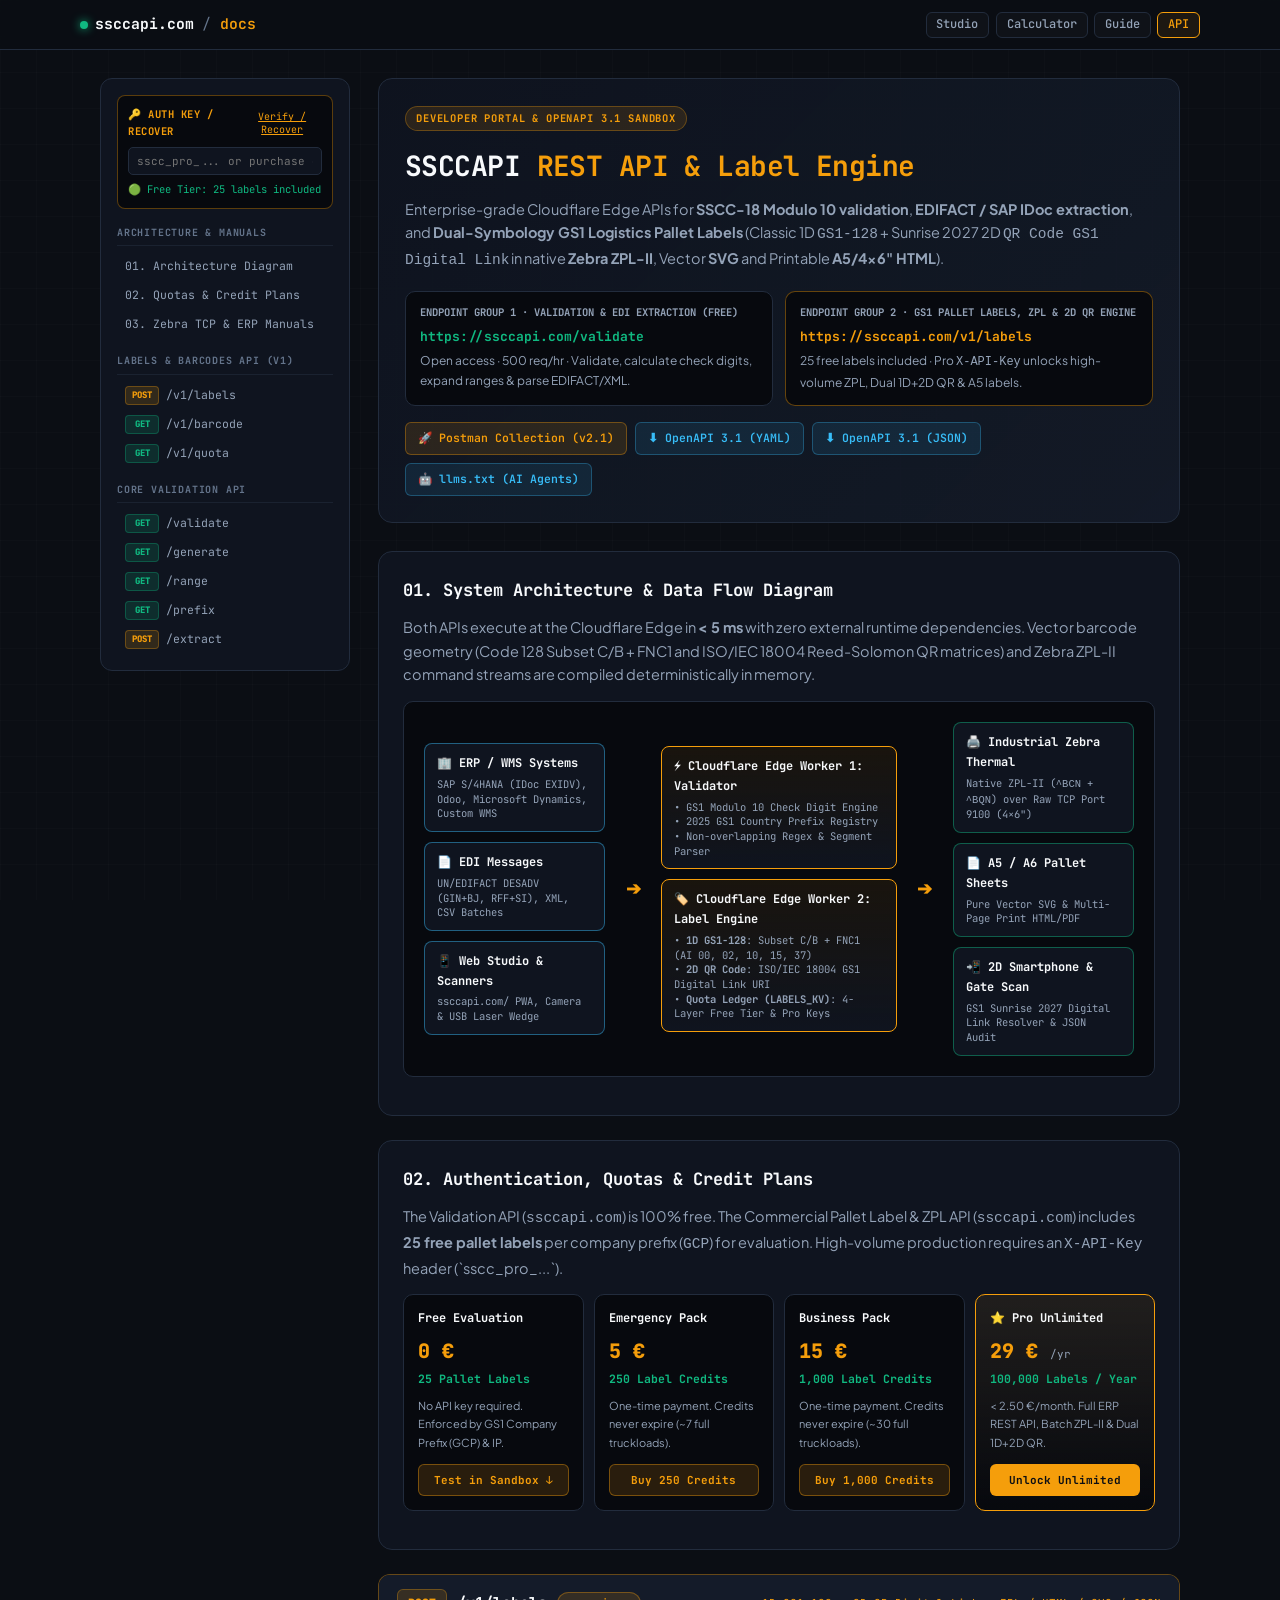
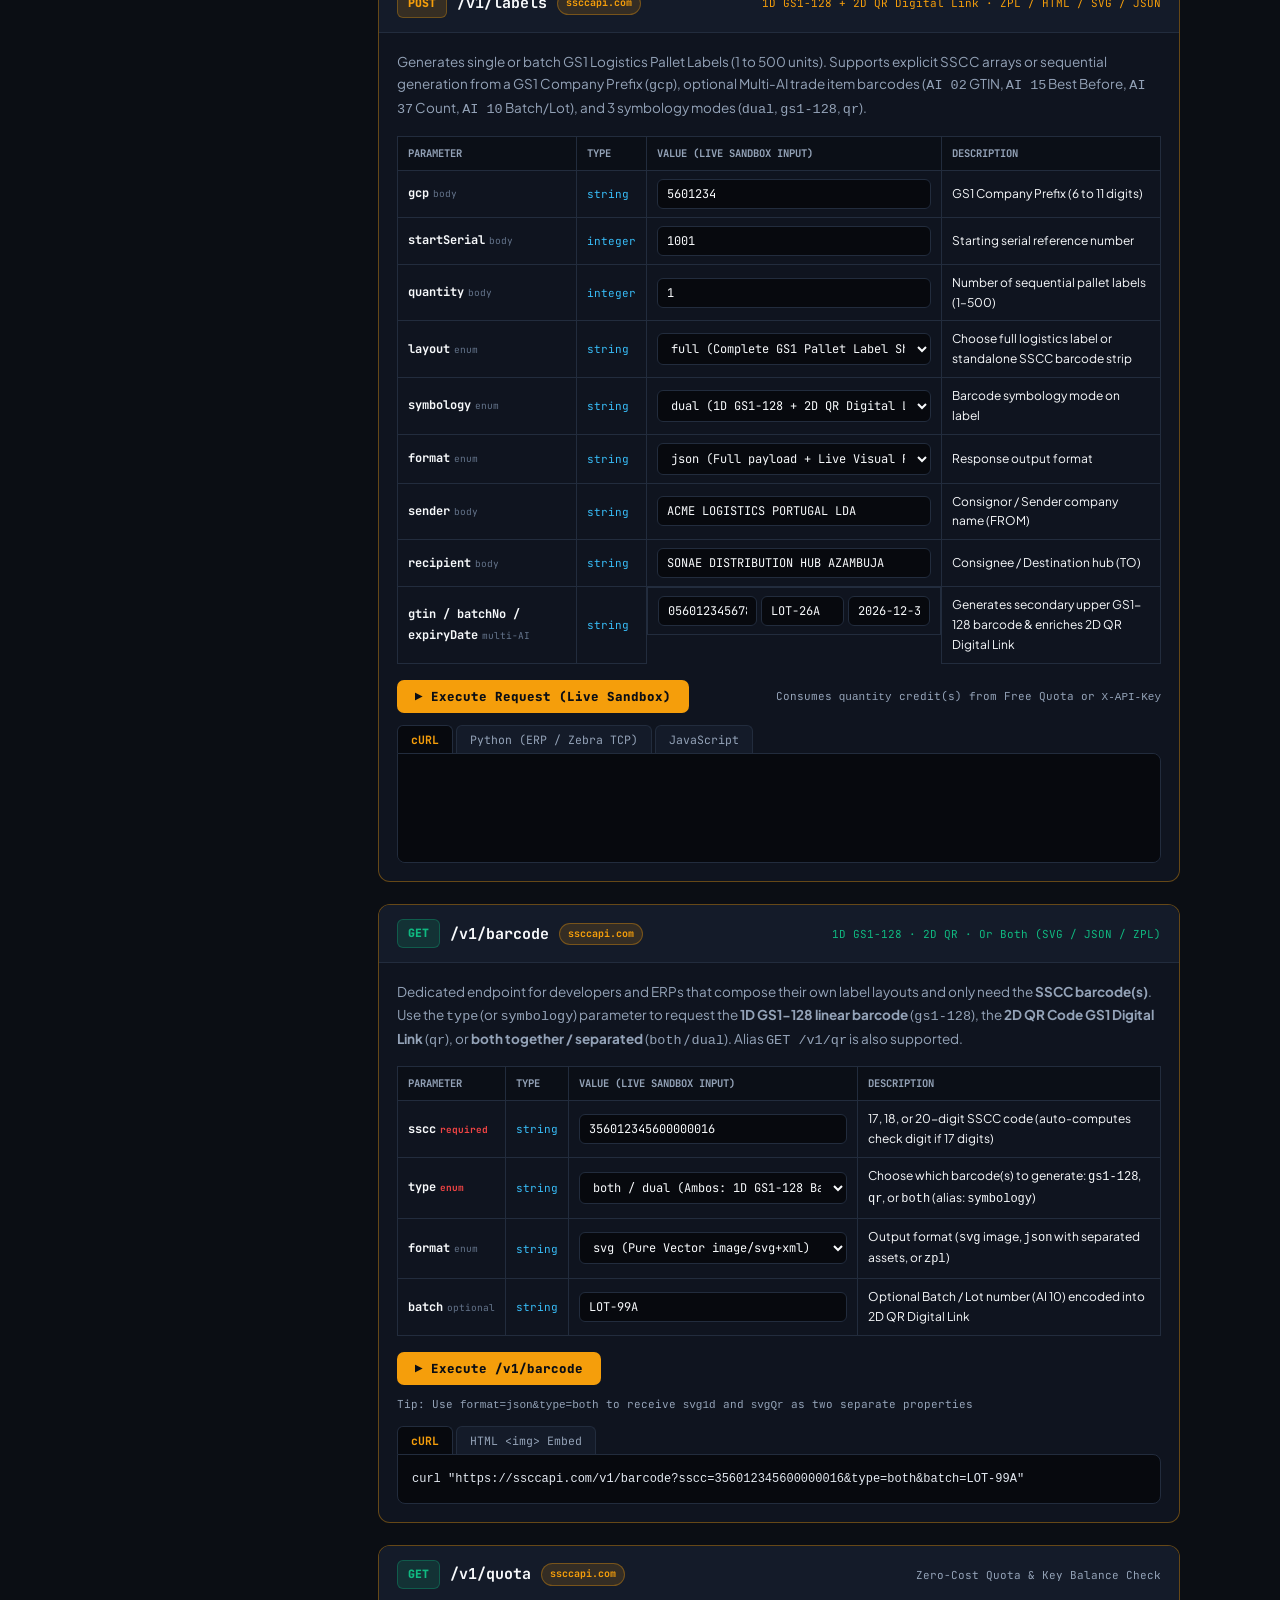
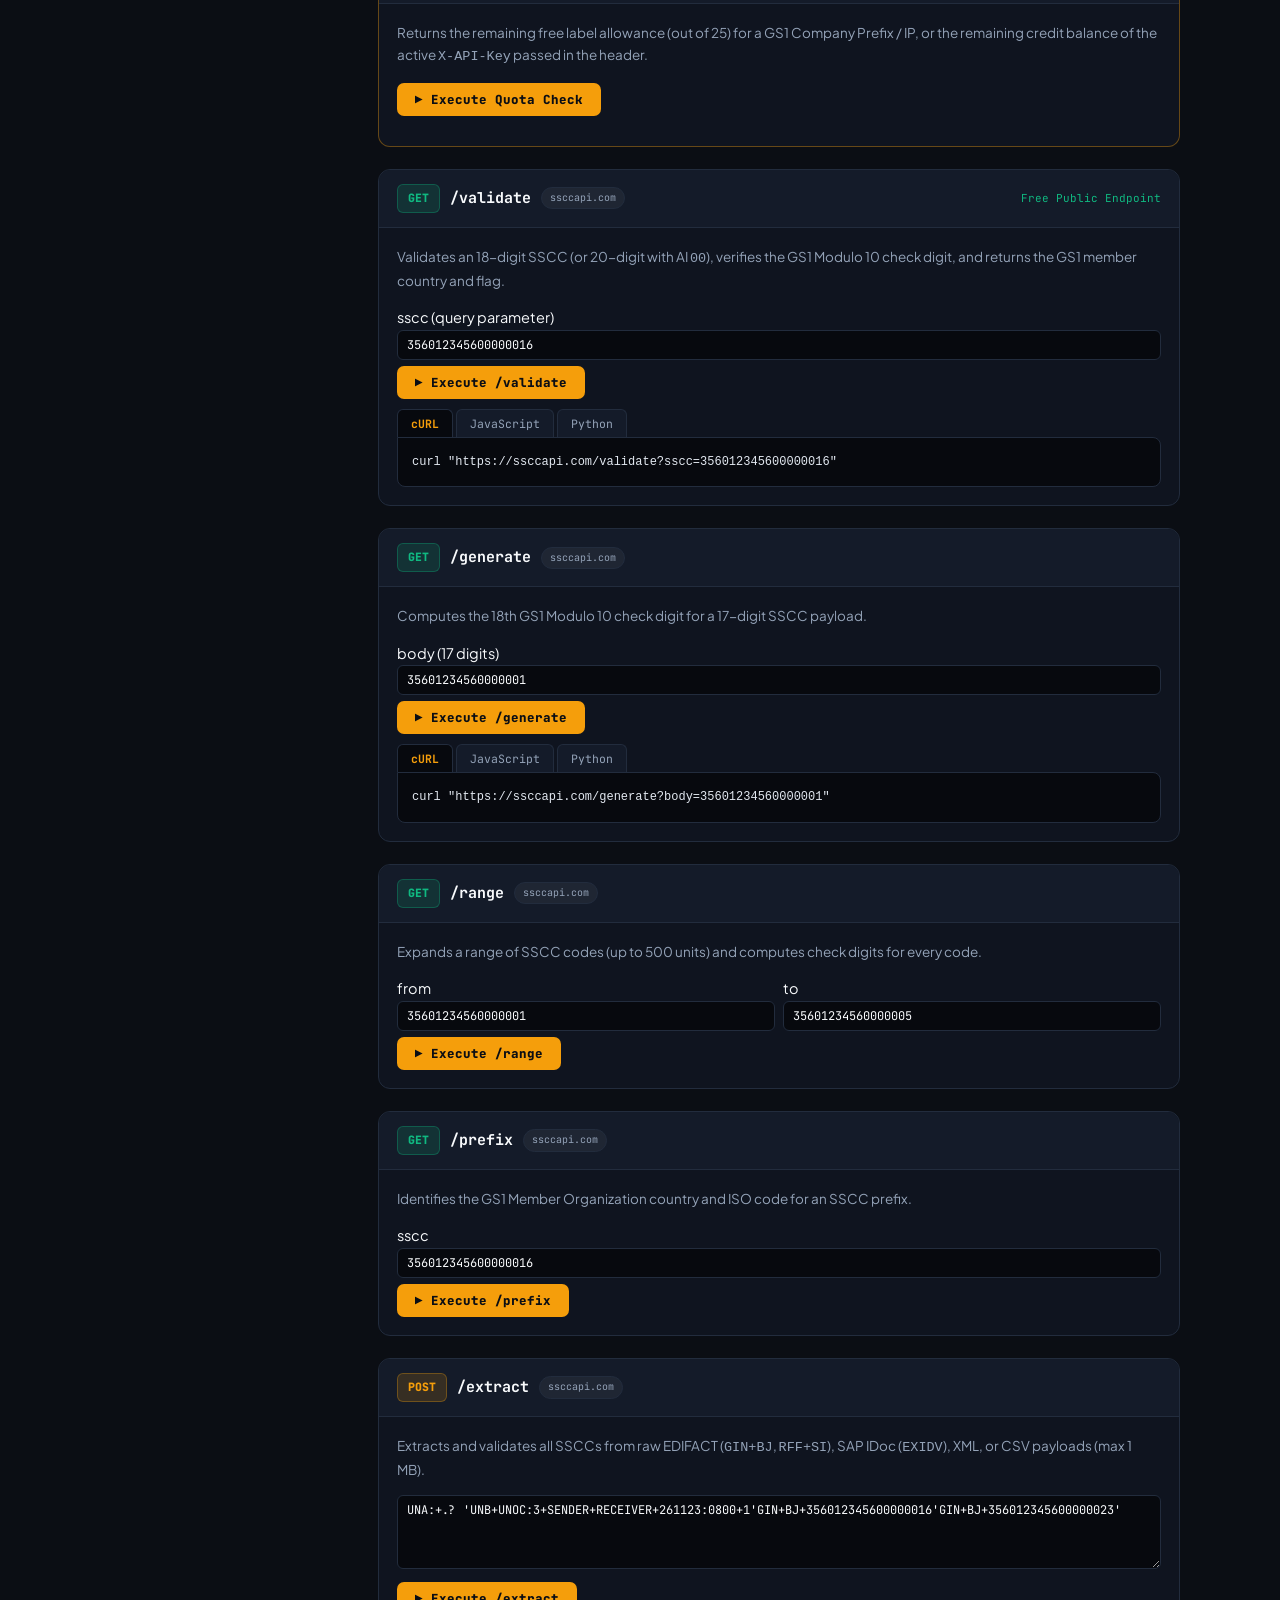
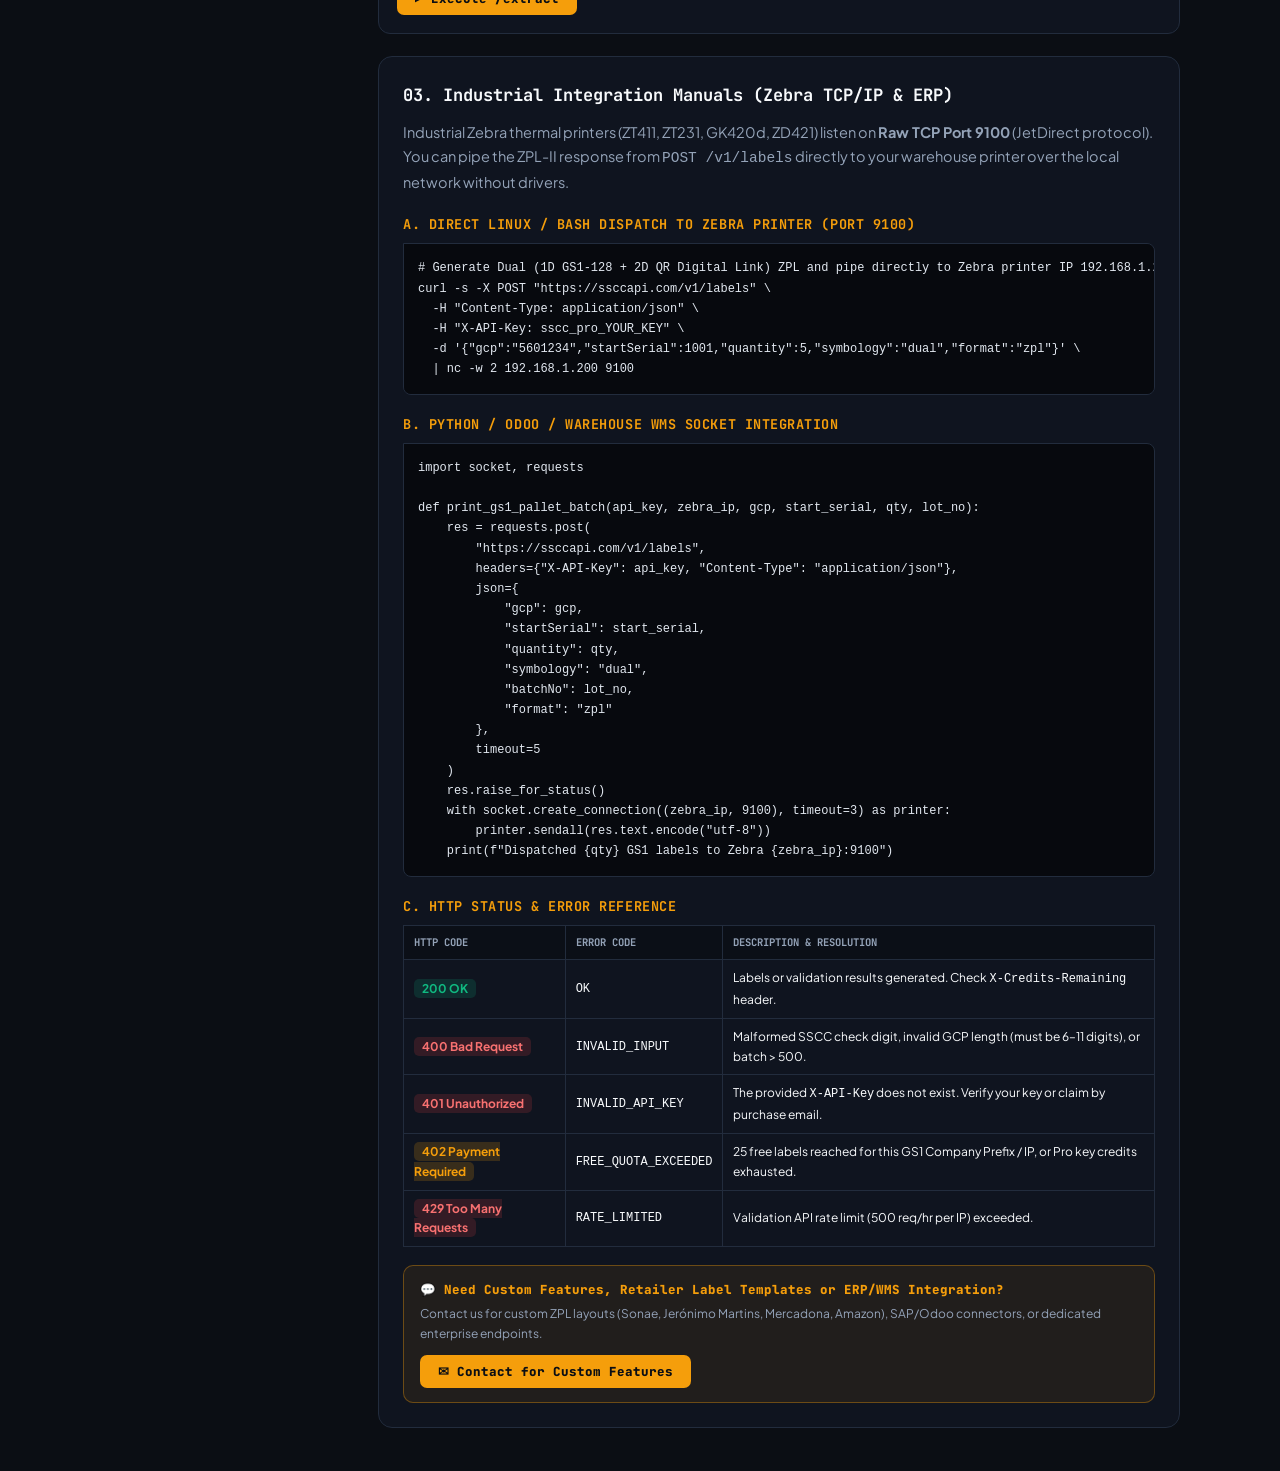
<file: sscc-api-guide.html>
<!DOCTYPE html>
<html lang="en">
<head>
    <meta charset="UTF-8">
    <meta name="viewport" content="width=device-width, initial-scale=1.0">
    <title>SSCCAPI Docs — REST API &amp; Interactive Swagger Sandbox</title>
    <meta name="description" content="Interactive OpenAPI 3.1 Swagger sandbox &amp; ERP integration docs for SSCC validation, EDI extraction, GS1-128 &amp; 2D QR Digital Link barcodes and Zebra ZPL-II.">
    <meta name="keywords" content="SSCC API, GS1 pallet label API, Zebra ZPL API, GS1 Digital Link QR API, SSCC validation API, EDIFACT SSCC extract, Swagger sandbox">
    <meta name="author" content="SSCCAPI">
    <meta name="robots" content="index, follow">
    <link rel="canonical" href="https://ssccapi.com/docs">
    <link rel="alternate" type="text/plain" href="https://ssccapi.com/llms.txt" title="LLMs.txt AI Agent Documentation">
    <link rel="sitemap" type="application/xml" href="sitemap.xml">
    <link rel="icon" type="image/png" sizes="192x192" href="icon-192.png">
    <link rel="apple-touch-icon" href="icon-192.png">
    <meta property="og:type" content="website">
    <meta property="og:site_name" content="SSCCAPI">
    <meta property="og:url" content="https://ssccapi.com/docs">
    <meta property="og:title" content="SSCCAPI — Developer Portal &amp; Interactive API Sandbox">
    <meta property="og:description" content="Live Swagger-style API sandbox, architecture diagrams and ERP manuals for GS1-128, 2D QR Digital Link and Zebra ZPL pallet labels.">
    <meta property="og:image" content="https://ssccapi.com/og-image.png">
    <meta name="twitter:card" content="summary_large_image">
    <meta name="twitter:title" content="SSCCAPI Docs — REST API &amp; Interactive Swagger Sandbox">
    <meta name="twitter:description" content="Live Swagger sandbox &amp; ERP docs for SSCC validation, GS1-128, 2D QR Digital Link and Zebra ZPL-II labels.">
    <meta name="twitter:image" content="https://ssccapi.com/og-image.png">
    <script type="application/ld+json">
    {
      "@context": "https://schema.org",
      "@type": "TechArticle",
      "headline": "SSCCAPI — Developer Portal, Interactive API Sandbox & ERP Integration Manual",
      "description": "Complete technical documentation and live sandbox for SSCC-18 validation, EDI extraction, GS1-128 & 2D QR Digital Link pallet labels, and Zebra ZPL-II generation.",
      "url": "https://ssccapi.com/docs"
    }
    </script>
    <link rel="preconnect" href="https://fonts.googleapis.com">
    <link rel="preconnect" href="https://fonts.gstatic.com" crossorigin>
    <link href="https://fonts.googleapis.com/css2?family=JetBrains+Mono:wght@400;500;600;700&family=Plus+Jakarta+Sans:wght@400;500;600;700&display=swap" rel="stylesheet">
    <style>
        :root {
            --bg:            #0b0e14;
            --surface:       #0f141f;
            --surface-2:     #141b29;
            --surface-hover: #182030;
            --border:        #222c3d;
            --border-hover:  #f59e0b;
            --primary:       #f59e0b;
            --primary-light: #fbbf24;
            --accent-cyan:   #38bdf8;
            --success:       #10b981;
            --danger:        #ef4444;
            --purple:        #a855f7;
            --text:          #f8fafc;
            --muted:         #94a3b8;
            --text-dim:      #64748b;
            --code-bg:       #07090e;
            --font-mono:     'JetBrains Mono', monospace;
            --font-sans:     'Plus Jakarta Sans', -apple-system, sans-serif;
        }
        * { box-sizing: border-box; margin: 0; padding: 0; }
        html { scroll-behavior: smooth; overflow-x: clip; max-width: 100%; }
        body {
            overflow-x: clip;
            max-width: 100%;
            font-family: var(--font-sans);
            background: var(--bg);
            color: var(--text);
            line-height: 1.65;
            font-size: 14.5px;
            -webkit-font-smoothing: antialiased;
        }
        body::before {
            content: "";
            position: fixed;
            inset: 0;
            background-image:
                linear-gradient(to right, rgba(255, 255, 255, 0.016) 1px, transparent 1px),
                linear-gradient(to bottom, rgba(255, 255, 255, 0.016) 1px, transparent 1px);
            background-size: 36px 36px;
            pointer-events: none;
            z-index: -1;
        }

        /* ─── Unified Header (1120px across all pages) ─── */
        .site-header {
            border-bottom: 1px solid var(--border);
            padding: 0.72rem 1.25rem;
            position: sticky;
            top: 0;
            background: rgba(11, 14, 20, 0.94);
            backdrop-filter: blur(14px);
            z-index: 100;
        }
        .header-inner {
            max-width: 1120px;
            margin: 0 auto;
            display: flex;
            align-items: center;
            justify-content: space-between;
            gap: 0.75rem;
        }
        .nav-brand {
            font-family: var(--font-mono);
            font-size: 0.92rem;
            font-weight: 700;
            color: var(--text);
            text-decoration: none;
            display: inline-flex;
            align-items: center;
            gap: 0.45rem;
            white-space: nowrap;
        }
        .brand-dot { width: 8px; height: 8px; background: var(--success); border-radius: 50%; display: inline-block; box-shadow: 0 0 10px var(--success); }
        .brand-sep { color: var(--text-dim); font-weight: 400; margin: 0 1px; }
        .brand-sub { color: var(--primary); font-weight: 600; }
        .nav-links { display: flex; gap: 0.4rem; align-items: center; flex-wrap: nowrap; }
        .nav-pill {
            font-family: var(--font-mono);
            font-size: 0.75rem;
            font-weight: 500;
            padding: 0.3rem 0.62rem;
            border-radius: 6px;
            border: 1px solid var(--border);
            background: rgba(255, 255, 255, 0.02);
            color: var(--muted);
            text-decoration: none;
            transition: all 0.2s ease;
            line-height: 1.2;
        }
        .nav-pill:hover, .nav-pill.active {
            border-color: var(--primary);
            color: var(--primary);
            background: rgba(245, 158, 11, 0.08);
        }
        @media (max-width: 640px) {
            .site-header { padding: 0.55rem 0.75rem; }
            .header-inner { flex-wrap: wrap; gap: 0.5rem; }
            .nav-brand { font-size: 0.88rem; }
            .brand-sub, .brand-sep { display: none; }
            .nav-links {
                display: grid;
                grid-template-columns: repeat(4, minmax(0, 1fr));
                gap: 0.35rem;
                width: 100%;
            }
            .nav-pill {
                font-size: 0.7rem;
                padding: 0.38rem 0.3rem;
                text-align: center;
            }
            .portal-layout { padding: 14px 10px 48px; gap: 16px; }
            .hero-banner, .doc-section { padding: 16px 14px; }
            .swagger-header, .swagger-body { padding: 12px 14px; }
            .swagger-path { font-size: 13px; word-break: break-all; }
            .param-table {
                display: block;
                overflow-x: auto;
                -webkit-overflow-scrolling: touch;
                max-width: 100%;
            }
            .spec-btn { width: 100%; justify-content: center; }
            pre, .response-body-pre { font-size: 11px; padding: 11px; }
        }

        /* ─── Two-Column Developer Portal Layout (Unified 1120px) ─── */
        .portal-layout {
            max-width: 1120px;
            margin: 0 auto;
            display: grid;
            grid-template-columns: 250px 1fr;
            gap: 28px;
            padding: 28px 20px 80px;
            align-items: start;
        }
        .portal-layout > * { min-width: 0; max-width: 100%; }
        @media (max-width: 960px) {
            .portal-layout { grid-template-columns: 1fr; }
            .portal-sidebar { position: static !important; max-height: none !important; }
        }

        /* ─── Sticky Sidebar ─── */
        .portal-sidebar {
            position: sticky;
            top: 70px;
            max-height: calc(100vh - 90px);
            overflow-y: auto;
            background: var(--surface);
            border: 1px solid var(--border);
            border-radius: 12px;
            padding: 16px;
        }
        .sidebar-auth-box {
            background: var(--code-bg);
            border: 1px solid rgba(245, 158, 11, 0.35);
            border-radius: 8px;
            padding: 10px;
            margin-bottom: 16px;
        }
        .sidebar-auth-title {
            font-family: var(--font-mono);
            font-size: 10.5px;
            font-weight: 700;
            color: var(--primary);
            text-transform: uppercase;
            letter-spacing: 0.05em;
            margin-bottom: 6px;
            display: flex;
            align-items: center;
            justify-content: space-between;
        }
        .sidebar-auth-input {
            width: 100%;
            background: var(--surface);
            border: 1px solid var(--border);
            color: var(--text);
            font-family: var(--font-mono);
            font-size: 11px;
            padding: 6px 8px;
            border-radius: 5px;
            margin-bottom: 6px;
        }
        .sidebar-auth-input:focus { outline: none; border-color: var(--primary); }
        .sidebar-quota-status {
            font-family: var(--font-mono);
            font-size: 10.5px;
            color: var(--success);
        }
        .nav-section-title {
            font-family: var(--font-mono);
            font-size: 10px;
            font-weight: 700;
            text-transform: uppercase;
            letter-spacing: 0.08em;
            color: var(--text-dim);
            margin: 14px 0 6px;
            padding-bottom: 4px;
            border-bottom: 1px solid rgba(34, 44, 61, 0.6);
        }
        .sidebar-link {
            display: flex;
            align-items: center;
            gap: 7px;
            padding: 5px 8px;
            border-radius: 6px;
            color: var(--muted);
            text-decoration: none;
            font-family: var(--font-mono);
            font-size: 11.5px;
            transition: all 0.15s;
        }
        .sidebar-link:hover {
            color: var(--text);
            background: rgba(255, 255, 255, 0.04);
        }
        .m-badge {
            font-size: 9px;
            font-weight: 800;
            padding: 1px 5px;
            border-radius: 4px;
            min-width: 34px;
            text-align: center;
        }
        .m-get { background: rgba(16, 185, 129, 0.15); color: var(--success); border: 1px solid rgba(16, 185, 129, 0.3); }
        .m-post { background: rgba(245, 158, 11, 0.15); color: var(--primary); border: 1px solid rgba(245, 158, 11, 0.3); }

        /* ─── Main Content Area ─── */
        .portal-main { min-width: 0; }
        .hero-banner {
            background: linear-gradient(135deg, rgba(15, 20, 31, 0.95) 0%, rgba(20, 27, 41, 0.9) 100%);
            border: 1px solid var(--border);
            border-radius: 14px;
            padding: 26px;
            margin-bottom: 28px;
        }
        .hero-tag {
            display: inline-block;
            font-family: var(--font-mono);
            font-size: 10.5px;
            font-weight: 700;
            text-transform: uppercase;
            letter-spacing: 0.08em;
            color: var(--primary);
            background: rgba(245, 158, 11, 0.12);
            border: 1px solid rgba(245, 158, 11, 0.3);
            padding: 3px 10px;
            border-radius: 20px;
            margin-bottom: 12px;
        }
        h1 {
            font-family: var(--font-mono);
            font-size: clamp(22px, 3vw, 28px);
            font-weight: 700;
            letter-spacing: -0.02em;
            margin-bottom: 8px;
        }
        h1 em { color: var(--primary); font-style: normal; }
        .spec-bar {
            display: flex;
            flex-wrap: wrap;
            gap: 8px;
            margin-top: 16px;
        }
        .spec-btn {
            font-family: var(--font-mono);
            font-size: 11.5px;
            font-weight: 600;
            padding: 6px 12px;
            border-radius: 6px;
            text-decoration: none;
            display: inline-flex;
            align-items: center;
            gap: 6px;
            background: rgba(56, 189, 248, 0.1);
            border: 1px solid rgba(56, 189, 248, 0.3);
            color: var(--accent-cyan);
            transition: all 0.15s;
        }
        .spec-btn:hover { background: rgba(56, 189, 248, 0.2); }
        .spec-btn.amber {
            background: rgba(245, 158, 11, 0.12);
            border-color: rgba(245, 158, 11, 0.35);
            color: var(--primary);
        }

        .servers-grid {
            display: grid;
            grid-template-columns: 1fr 1fr;
            gap: 12px;
            margin-top: 18px;
        }
        @media (max-width: 680px) { .servers-grid { grid-template-columns: 1fr; } }
        .server-card {
            background: var(--code-bg);
            border: 1px solid var(--border);
            border-radius: 10px;
            padding: 12px 14px;
        }
        .server-card.commercial { border-color: rgba(245, 158, 11, 0.4); }
        .server-label { font-family: var(--font-mono); font-size: 10.5px; color: var(--muted); text-transform: uppercase; font-weight: 700; }
        .server-url { font-family: var(--font-mono); font-size: 13px; color: var(--success); font-weight: 700; margin: 4px 0; word-break: break-all; }
        .server-card.commercial .server-url { color: var(--primary); }
        .server-desc { font-size: 12px; color: var(--muted); }

        /* ─── Section Cards & Diagrams ─── */
        .doc-section {
            background: var(--surface);
            border: 1px solid var(--border);
            border-radius: 14px;
            padding: 24px;
            margin-bottom: 24px;
            scroll-margin-top: 80px;
        }
        .doc-section h2 {
            font-family: var(--font-mono);
            font-size: 17px;
            font-weight: 700;
            color: var(--text);
            margin-bottom: 12px;
            display: flex;
            align-items: center;
            gap: 10px;
        }
        .doc-section h3 {
            font-family: var(--font-mono);
            font-size: 13.5px;
            color: var(--primary);
            margin: 18px 0 8px;
            text-transform: uppercase;
            letter-spacing: 0.04em;
        }
        .doc-section p { color: var(--muted); margin-bottom: 12px; }

        /* Architecture Visual Flowchart */
        .arch-diagram {
            background: var(--code-bg);
            border: 1px solid var(--border);
            border-radius: 10px;
            padding: 20px;
            margin: 14px 0;
            overflow-x: auto;
        }
        .arch-grid {
            display: grid;
            grid-template-columns: 1fr 40px 1.3fr 40px 1fr;
            align-items: center;
            gap: 8px;
            min-width: 660px;
        }
        .arch-col {
            display: flex;
            flex-direction: column;
            gap: 10px;
        }
        .arch-box {
            background: var(--surface);
            border: 1px solid var(--border);
            border-radius: 8px;
            padding: 10px 12px;
            font-family: var(--font-mono);
            font-size: 11.5px;
        }
        .arch-box.highlight {
            border-color: var(--primary);
            background: linear-gradient(180deg, rgba(245, 158, 11, 0.08) 0%, var(--surface) 100%);
        }
        .arch-box.cyan { border-color: rgba(56, 189, 248, 0.45); }
        .arch-box.green { border-color: rgba(16, 185, 129, 0.45); }
        .arch-box-title { font-weight: 700; color: var(--text); margin-bottom: 3px; font-size: 12px; }
        .arch-box-sub { font-size: 10.5px; color: var(--muted); line-height: 1.4; }
        .arch-arrow {
            text-align: center;
            font-family: var(--font-mono);
            font-size: 18px;
            color: var(--primary);
            font-weight: 700;
        }

        /* ─── Swagger-Style Interactive Endpoint Card ─── */
        .swagger-card {
            background: var(--surface);
            border: 1px solid var(--border);
            border-radius: 12px;
            margin-bottom: 22px;
            overflow: hidden;
            scroll-margin-top: 80px;
        }
        .swagger-card.pro-endpoint {
            border-color: rgba(245, 158, 11, 0.38);
        }
        .swagger-header {
            padding: 14px 18px;
            background: var(--surface-2);
            border-bottom: 1px solid var(--border);
            display: flex;
            align-items: center;
            justify-content: space-between;
            flex-wrap: wrap;
            gap: 10px;
        }
        .swagger-title-left {
            display: flex;
            align-items: center;
            gap: 10px;
            flex-wrap: wrap;
        }
        .swagger-method {
            font-family: var(--font-mono);
            font-size: 11.5px;
            font-weight: 800;
            padding: 4px 10px;
            border-radius: 6px;
        }
        .swagger-path {
            font-family: var(--font-mono);
            font-size: 15px;
            font-weight: 700;
            color: var(--text);
        }
        .swagger-server-pill {
            font-family: var(--font-mono);
            font-size: 10px;
            padding: 2px 8px;
            border-radius: 12px;
            background: rgba(255, 255, 255, 0.05);
            color: var(--muted);
            border: 1px solid var(--border);
        }
        .swagger-server-pill.pro {
            background: rgba(245, 158, 11, 0.14);
            color: var(--primary);
            border-color: rgba(245, 158, 11, 0.35);
            font-weight: 700;
        }
        .swagger-body {
            padding: 18px;
        }
        .swagger-desc {
            color: var(--muted);
            font-size: 13.5px;
            margin-bottom: 14px;
        }

        /* Parameter Schema Table */
        .param-table {
            width: 100%;
            border-collapse: collapse;
            margin-bottom: 16px;
            font-size: 12px;
        }
        .param-table th {
            text-align: left;
            font-family: var(--font-mono);
            font-size: 10.5px;
            text-transform: uppercase;
            color: var(--muted);
            background: rgba(0, 0, 0, 0.25);
            padding: 8px 10px;
            border: 1px solid var(--border);
        }
        .param-table td {
            padding: 8px 10px;
            border: 1px solid var(--border);
            vertical-align: middle;
        }
        .param-name { font-family: var(--font-mono); font-weight: 700; color: var(--text); }
        .param-req { font-family: var(--font-mono); font-size: 9.5px; color: var(--danger); font-weight: 700; margin-left: 4px; }
        .param-opt { font-family: var(--font-mono); font-size: 9.5px; color: var(--text-dim); margin-left: 4px; }
        .param-type { font-family: var(--font-mono); font-size: 11px; color: var(--accent-cyan); }
        .param-input, .param-select {
            width: 100%;
            background: var(--code-bg);
            border: 1px solid var(--border);
            color: var(--text);
            font-family: var(--font-mono);
            font-size: 12px;
            padding: 6px 9px;
            border-radius: 6px;
        }
        .param-input:focus, .param-select:focus { outline: none; border-color: var(--primary); }

        /* Sandbox Execution Bar & Output */
        .sandbox-toolbar {
            display: flex;
            align-items: center;
            justify-content: space-between;
            flex-wrap: wrap;
            gap: 10px;
            margin-bottom: 12px;
        }
        .btn-execute {
            background: var(--primary);
            color: #0b0e14;
            border: none;
            border-radius: 7px;
            padding: 8px 18px;
            font-family: var(--font-mono);
            font-size: 12.5px;
            font-weight: 800;
            cursor: pointer;
            display: inline-flex;
            align-items: center;
            gap: 6px;
            transition: all 0.15s;
        }
        .btn-execute:hover { background: var(--primary-light); transform: translateY(-1px); }
        .btn-execute:disabled { opacity: 0.5; cursor: not-allowed; }

        .code-tabs { margin-top: 10px; }
        .tab-buttons { display: flex; gap: 3px; flex-wrap: wrap; }
        .tab-btn {
            background: var(--surface-2);
            border: 1px solid var(--border);
            border-bottom: none;
            padding: 6px 13px;
            font-size: 11.5px;
            font-family: var(--font-mono);
            color: var(--muted);
            cursor: pointer;
            border-radius: 6px 6px 0 0;
        }
        .tab-btn.active {
            color: var(--primary);
            background: var(--code-bg);
            font-weight: 700;
        }
        .tab-content { display: none; }
        .tab-content.active { display: block; }
        pre {
            background: var(--code-bg);
            border: 1px solid var(--border);
            border-radius: 0 8px 8px 8px;
            padding: 14px;
            overflow-x: auto;
            font-size: 12px;
            line-height: 1.6;
            font-family: var(--font-mono);
            color: #e2e8f0;
        }

        .response-console {
            display: none;
            margin-top: 14px;
            background: var(--code-bg);
            border: 1px solid var(--border);
            border-radius: 8px;
            overflow: hidden;
        }
        .response-console.visible { display: block; }
        .response-meta-bar {
            padding: 8px 14px;
            background: rgba(255, 255, 255, 0.03);
            border-bottom: 1px solid var(--border);
            display: flex;
            align-items: center;
            justify-content: space-between;
            flex-wrap: wrap;
            gap: 8px;
            font-family: var(--font-mono);
            font-size: 11.5px;
        }
        .status-pill {
            padding: 2px 8px;
            border-radius: 5px;
            font-weight: 700;
        }
        .status-pill.ok { background: rgba(16, 185, 129, 0.16); color: var(--success); }
        .status-pill.err { background: rgba(239, 68, 68, 0.16); color: #f87171; }
        .status-pill.pay { background: rgba(245, 158, 11, 0.18); color: var(--primary); }
        .response-body-pre {
            padding: 14px;
            font-family: var(--font-mono);
            font-size: 12px;
            line-height: 1.55;
            overflow-x: auto;
            max-height: 420px;
            white-space: pre;
        }
        .response-visual-preview {
            padding: 16px;
            background: #121722;
            border-top: 1px solid var(--border);
            display: none;
        }
        .response-visual-preview.visible { display: block; }

        /* Pricing Table inside Docs */
        .pricing-grid {
            display: grid;
            grid-template-columns: repeat(4, 1fr);
            gap: 10px;
            margin: 14px 0;
        }
        @media (max-width: 780px) { .pricing-grid { grid-template-columns: 1fr 1fr; } }
        @media (max-width: 480px) { .pricing-grid { grid-template-columns: 1fr; } }
        .price-box {
            background: var(--code-bg);
            border: 1px solid var(--border);
            border-radius: 10px;
            padding: 14px;
            display: flex;
            flex-direction: column;
            justify-content: space-between;
        }
        .price-box.featured {
            border-color: var(--primary);
            background: linear-gradient(180deg, rgba(245, 158, 11, 0.08) 0%, var(--code-bg) 100%);
        }
        .price-tier { font-family: var(--font-mono); font-size: 12px; font-weight: 700; color: var(--text); }
        .price-val { font-family: var(--font-mono); font-size: 20px; font-weight: 800; color: var(--primary); margin: 6px 0 2px; }
        .price-credits { font-family: var(--font-mono); font-size: 11.5px; color: var(--success); font-weight: 700; }
        .price-desc { font-size: 11px; color: var(--muted); margin: 8px 0 12px; }
        .price-cta {
            display: block;
            text-align: center;
            background: rgba(245, 158, 11, 0.14);
            border: 1px solid rgba(245, 158, 11, 0.4);
            color: var(--primary);
            font-family: var(--font-mono);
            font-size: 11px;
            font-weight: 700;
            padding: 6px 10px;
            border-radius: 6px;
            text-decoration: none;
        }
        .price-box.featured .price-cta, .price-cta:hover {
            background: var(--primary);
            color: #0b0e14;
        }

        .json-key { color: #38bdf8; }
        .json-str { color: #86efac; }
        .json-num { color: #fb923c; }
        .json-bool { color: #c084fc; }
        .json-null { color: #94a3b8; }

        /* Embedded GS1 Label Sheet CSS for Live Visual Preview in Sandbox */
        .gs1-label-sheet {
            background: #ffffff;
            color: #000000;
            border: 2.5px solid #000000;
            border-radius: 4px;
            padding: 14px;
            font-family: Arial, Helvetica, sans-serif;
            max-width: 460px;
            margin: 0 auto;
        }
        .lbl-row { border-bottom: 2px solid #000; padding: 7px 0; display: flex; justify-content: space-between; flex-wrap: wrap; gap: 10px; }
        .lbl-field-tag { display: block; font-size: 8px; font-weight: 800; color: #333; text-transform: uppercase; letter-spacing: 0.05em; margin-bottom: 2px; }
        .lbl-company { font-size: 12.5px; font-weight: 800; color: #000; text-transform: uppercase; }
        .lbl-subtext { font-size: 10px; color: #555; margin-top: 2px; }
        .lbl-meta-value { font-size: 11.5px; font-weight: 700; color: #000; }
        .lbl-sscc-section { border-bottom: none; padding: 9px 0 2px; text-align: center; display: block; }
        .lbl-sscc-title { display: block; font-size: 9px; font-weight: 800; letter-spacing: 0.06em; margin-bottom: 3px; color: #000; }
        .lbl-sscc-hri { font-family: 'JetBrains Mono', monospace; font-size: 13.5px; font-weight: 800; letter-spacing: 0.04em; color: #000; margin-bottom: 6px; word-break: break-all; }
        .lbl-barcode-wrap { width: 100%; display: flex; justify-content: center; background: #fff; padding: 3px 0; overflow: hidden; }
        .lbl-barcode-wrap svg { max-width: 100% !important; height: auto !important; }
        .lbl-pallet-tag { font-size: 9px; font-weight: 800; color: #000; background: #e2e8f0; padding: 1px 5px; border-radius: 3px; font-family: monospace; }

        @media (max-width: 640px) {
            .portal-layout { padding: 14px 10px 48px; gap: 16px; }
            .hero-banner, .doc-section { padding: 16px 14px; }
            .swagger-header, .swagger-body { padding: 12px 14px; }
            .swagger-path { font-size: 13px; word-break: break-all; }
            .param-table {
                display: block;
                overflow-x: auto;
                -webkit-overflow-scrolling: touch;
                max-width: 100%;
            }
            .spec-btn { width: 100%; justify-content: center; }
            pre, .response-body-pre { font-size: 11px; padding: 11px; }
        }
    </style>
    <script>
    (function() {
        var map = { 'index.html': '', 'calculator.html': 'calculator', 'guide.html': 'guide', 'sscc-api-guide.html': 'docs' };
        var clean = window.location.pathname.replace(/^\/(sscc-check|sscc)\//, '').replace(/^\//, '');
        var nice = (clean in map) ? map[clean] : clean;
        if (window.location.hostname.includes('github.io') || window.location.hostname.includes('pormenores.net')) {
            window.location.replace('https://ssccapi.com/' + nice + window.location.search + window.location.hash);
        } else if (clean in map && window.history && window.history.replaceState) {
            window.history.replaceState(null, '', '/' + nice + window.location.search + window.location.hash);
        }
    })();
    </script>
</head>
<body>

<header class="site-header">
    <div class="header-inner">
        <div class="nav-brand">
            <a href="/" style="color:inherit;text-decoration:none;display:inline-flex;align-items:center;gap:0.45rem;" title="SSCCAPI Home">
                <span class="brand-dot"></span>
                <span>ssccapi.com</span>
            </a>
            <span class="brand-sep">/</span>
            <span class="brand-sub">docs</span>
        </div>
        <nav class="nav-links">
            <a class="nav-pill" href="/">Studio</a>
            <a class="nav-pill" href="/calculator">Calculator</a>
            <a class="nav-pill" href="/guide">Guide</a>
            <a class="nav-pill active" href="/docs">API</a>
        </nav>
    </div>
</header>

<div class="portal-layout">
    <!-- ==================== LEFT STICKY SIDEBAR ==================== -->
    <aside class="portal-sidebar">
        <div class="sidebar-auth-box">
            <div class="sidebar-auth-title">
                <span>🔑 Auth Key / Recover</span>
                <button onclick="checkSandboxQuota(true)" style="background:none;border:none;color:var(--primary);font-family:var(--font-mono);font-size:10px;cursor:pointer;text-decoration:underline;">Verify / Recover</button>
            </div>
            <input type="text" id="global-api-key" class="sidebar-auth-input" placeholder="sscc_pro_... or purchase email" oninput="syncGlobalApiKey()">
            <div id="sidebar-quota-text" class="sidebar-quota-status">🟢 Free Tier: 25 labels included</div>
        </div>

        <div class="nav-section-title">Architecture &amp; Manuals</div>
        <a href="#architecture" class="sidebar-link">01. Architecture Diagram</a>
        <a href="#quotas-pricing" class="sidebar-link">02. Quotas &amp; Credit Plans</a>
        <a href="#erp-manuals" class="sidebar-link">03. Zebra TCP &amp; ERP Manuals</a>

        <div class="nav-section-title">Labels &amp; Barcodes API (v1)</div>
        <a href="#ep-labels-batch" class="sidebar-link"><span class="m-badge m-post">POST</span><span>/v1/labels</span></a>
        <a href="#ep-qr-svg" class="sidebar-link"><span class="m-badge m-get">GET</span><span>/v1/barcode</span></a>
        <a href="#ep-quota" class="sidebar-link"><span class="m-badge m-get">GET</span><span>/v1/quota</span></a>

        <div class="nav-section-title">Core Validation API</div>
        <a href="#ep-validate" class="sidebar-link"><span class="m-badge m-get">GET</span><span>/validate</span></a>
        <a href="#ep-generate" class="sidebar-link"><span class="m-badge m-get">GET</span><span>/generate</span></a>
        <a href="#ep-range" class="sidebar-link"><span class="m-badge m-get">GET</span><span>/range</span></a>
        <a href="#ep-prefix" class="sidebar-link"><span class="m-badge m-get">GET</span><span>/prefix</span></a>
        <a href="#ep-extract" class="sidebar-link"><span class="m-badge m-post">POST</span><span>/extract</span></a>
    </aside>

    <!-- ==================== MAIN DEVELOPER PORTAL & SWAGGER SANDBOX ==================== -->
    <main class="portal-main">
        <div class="hero-banner">
            <span class="hero-tag">Developer Portal &amp; OpenAPI 3.1 Sandbox</span>
            <h1>SSCCAPI <em>REST API &amp; Label Engine</em></h1>
            <p style="color:var(--muted);max-width:740px;">
                Enterprise-grade Cloudflare Edge APIs for <strong>SSCC-18 Modulo 10 validation</strong>, <strong>EDIFACT / SAP IDoc extraction</strong>, and <strong>Dual-Symbology GS1 Logistics Pallet Labels</strong> (Classic 1D <code>GS1-128</code> + Sunrise 2027 2D <code>QR Code GS1 Digital Link</code> in native <strong>Zebra ZPL-II</strong>, Vector <strong>SVG</strong> and Printable <strong>A5/4×6" HTML</strong>).
            </p>

            <div class="servers-grid">
                <div class="server-card">
                    <div class="server-label">Endpoint Group 1 · Validation &amp; EDI Extraction (Free)</div>
                    <div class="server-url">https://ssccapi.com/validate</div>
                    <div class="server-desc">Open access · 500 req/hr · Validate, calculate check digits, expand ranges &amp; parse EDIFACT/XML.</div>
                </div>
                <div class="server-card commercial">
                    <div class="server-label">Endpoint Group 2 · GS1 Pallet Labels, ZPL &amp; 2D QR Engine</div>
                    <div class="server-url">https://ssccapi.com/v1/labels</div>
                    <div class="server-desc">25 free labels included · Pro <code>X-API-Key</code> unlocks high-volume ZPL, Dual 1D+2D QR &amp; A5 labels.</div>
                </div>
            </div>

            <div class="spec-bar">
                <a href="/ssccapi.postman_collection.json" download class="spec-btn amber">🚀 Postman Collection (v2.1)</a>
                <a href="/openapi.yaml" download class="spec-btn">⬇ OpenAPI 3.1 (YAML)</a>
                <a href="/openapi.json" download class="spec-btn">⬇ OpenAPI 3.1 (JSON)</a>
                <a href="/llms.txt" class="spec-btn">🤖 llms.txt (AI Agents)</a>
            </div>
        </div>

        <!-- ==================== 01. TECHNICAL ARCHITECTURE DIAGRAM ==================== -->
        <section id="architecture" class="doc-section">
            <h2>01. System Architecture &amp; Data Flow Diagram</h2>
            <p>Both APIs execute at the Cloudflare Edge in <strong>&lt; 5 ms</strong> with zero external runtime dependencies. Vector barcode geometry (Code 128 Subset C/B + FNC1 and ISO/IEC 18004 Reed-Solomon QR matrices) and Zebra ZPL-II command streams are compiled deterministically in memory.</p>

            <div class="arch-diagram">
                <div class="arch-grid">
                    <!-- Column 1: Inputs -->
                    <div class="arch-col">
                        <div class="arch-box cyan">
                            <div class="arch-box-title">🏢 ERP / WMS Systems</div>
                            <div class="arch-box-sub">SAP S/4HANA (IDoc EXIDV), Odoo, Microsoft Dynamics, Custom WMS</div>
                        </div>
                        <div class="arch-box cyan">
                            <div class="arch-box-title">📄 EDI Messages</div>
                            <div class="arch-box-sub">UN/EDIFACT DESADV (GIN+BJ, RFF+SI), XML, CSV Batches</div>
                        </div>
                        <div class="arch-box cyan">
                            <div class="arch-box-title">📱 Web Studio &amp; Scanners</div>
                            <div class="arch-box-sub">ssccapi.com/ PWA, Camera &amp; USB Laser Wedge</div>
                        </div>
                    </div>

                    <div class="arch-arrow">➔</div>

                    <!-- Column 2: Cloudflare Edge Engine -->
                    <div class="arch-col">
                        <div class="arch-box highlight">
                            <div class="arch-box-title">⚡ Cloudflare Edge Worker 1: Validator</div>
                            <div class="arch-box-sub">
                                • GS1 Modulo 10 Check Digit Engine<br>
                                • 2025 GS1 Country Prefix Registry<br>
                                • Non-overlapping Regex &amp; Segment Parser
                            </div>
                        </div>
                        <div class="arch-box highlight">
                            <div class="arch-box-title">🏷️ Cloudflare Edge Worker 2: Label Engine</div>
                            <div class="arch-box-sub">
                                • <strong>1D GS1-128</strong>: Subset C/B + FNC1 (AI 00, 02, 10, 15, 37)<br>
                                • <strong>2D QR Code</strong>: ISO/IEC 18004 GS1 Digital Link URI<br>
                                • <strong>Quota Ledger (LABELS_KV)</strong>: 4-Layer Free Tier &amp; Pro Keys
                            </div>
                        </div>
                    </div>

                    <div class="arch-arrow">➔</div>

                    <!-- Column 3: Outputs -->
                    <div class="arch-col">
                        <div class="arch-box green">
                            <div class="arch-box-title">🖨️ Industrial Zebra Thermal</div>
                            <div class="arch-box-sub">Native ZPL-II (<code>^BCN</code> + <code>^BQN</code>) over Raw TCP Port 9100 (4×6")</div>
                        </div>
                        <div class="arch-box green">
                            <div class="arch-box-title">📄 A5 / A6 Pallet Sheets</div>
                            <div class="arch-box-sub">Pure Vector SVG &amp; Multi-Page Print HTML/PDF</div>
                        </div>
                        <div class="arch-box green">
                            <div class="arch-box-title">📲 2D Smartphone &amp; Gate Scan</div>
                            <div class="arch-box-sub">GS1 Sunrise 2027 Digital Link Resolver &amp; JSON Audit</div>
                        </div>
                    </div>
                </div>
            </div>
        </section>

        <!-- ==================== 02. QUOTAS, AUTH & PRICING ==================== -->
        <section id="quotas-pricing" class="doc-section">
            <h2>02. Authentication, Quotas &amp; Credit Plans</h2>
            <p>The Validation API (<code>ssccapi.com</code>) is 100% free. The Commercial Pallet Label &amp; ZPL API (<code>ssccapi.com</code>) includes <strong>25 free pallet labels</strong> per company prefix (<code>GCP</code>) for evaluation. High-volume production requires an <code>X-API-Key</code> header (`sscc_pro_...`).</p>

            <div class="pricing-grid">
                <div class="price-box">
                    <div>
                        <div class="price-tier">Free Evaluation</div>
                        <div class="price-val">0 €</div>
                        <div class="price-credits">25 Pallet Labels</div>
                        <div class="price-desc">No API key required. Enforced by GS1 Company Prefix (GCP) &amp; IP.</div>
                    </div>
                    <a href="#ep-labels-batch" class="price-cta">Test in Sandbox ↓</a>
                </div>

                <div class="price-box">
                    <div>
                        <div class="price-tier">Emergency Pack</div>
                        <div class="price-val">5 €</div>
                        <div class="price-credits">250 Label Credits</div>
                        <div class="price-desc">One-time payment. Credits never expire (~7 full truckloads).</div>
                    </div>
                    <a href="https://buy.stripe.com/cNieVd4cm1UU7bAgcre3e01" target="_blank" rel="noopener" class="price-cta">Buy 250 Credits</a>
                </div>

                <div class="price-box">
                    <div>
                        <div class="price-tier">Business Pack</div>
                        <div class="price-val">15 €</div>
                        <div class="price-credits">1,000 Label Credits</div>
                        <div class="price-desc">One-time payment. Credits never expire (~30 full truckloads).</div>
                    </div>
                    <a href="https://buy.stripe.com/bJe9AT9wGarq67wf8ne3e02" target="_blank" rel="noopener" class="price-cta">Buy 1,000 Credits</a>
                </div>

                <div class="price-box featured">
                    <div>
                        <div class="price-tier">⭐ Pro Unlimited</div>
                        <div class="price-val">29 € <span style="font-size:11px;font-weight:400;color:var(--muted);">/yr</span></div>
                        <div class="price-credits">100,000 Labels / Year</div>
                        <div class="price-desc">&lt; 2.50 €/month. Full ERP REST API, Batch ZPL-II &amp; Dual 1D+2D QR.</div>
                    </div>
                    <a href="https://buy.stripe.com/28EeVdeR0eHG53s3pFe3e03" target="_blank" rel="noopener" class="price-cta">Unlock Unlimited</a>
                </div>
            </div>
        </section>

        <!-- ==================== SWAGGER ENDPOINT 1: POST /v1/labels ==================== -->
        <div id="ep-labels-batch" class="swagger-card pro-endpoint">
            <div class="swagger-header">
                <div class="swagger-title-left">
                    <span class="swagger-method m-post">POST</span>
                    <span class="swagger-path">/v1/labels</span>
                    <span class="swagger-server-pill pro">ssccapi.com</span>
                </div>
                <span style="font-family:var(--font-mono);font-size:11px;color:var(--primary);">1D GS1-128 + 2D QR Digital Link · ZPL / HTML / SVG / JSON</span>
            </div>
            <div class="swagger-body">
                <p class="swagger-desc">Generates single or batch GS1 Logistics Pallet Labels (1 to 500 units). Supports explicit SSCC arrays or sequential generation from a GS1 Company Prefix (<code>gcp</code>), optional Multi-AI trade item barcodes (<code>AI 02</code> GTIN, <code>AI 15</code> Best Before, <code>AI 37</code> Count, <code>AI 10</code> Batch/Lot), and 3 symbology modes (<code>dual</code>, <code>gs1-128</code>, <code>qr</code>).</p>

                <table class="param-table">
                    <thead><tr><th>Parameter</th><th>Type</th><th>Value (Live Sandbox Input)</th><th>Description</th></tr></thead>
                    <tbody>
                        <tr>
                            <td><span class="param-name">gcp</span><span class="param-opt">body</span></td>
                            <td><span class="param-type">string</span></td>
                            <td><input type="text" id="sb-lbl-gcp" class="param-input" value="5601234" oninput="updateLabelsCode()"></td>
                            <td>GS1 Company Prefix (6 to 11 digits)</td>
                        </tr>
                        <tr>
                            <td><span class="param-name">startSerial</span><span class="param-opt">body</span></td>
                            <td><span class="param-type">integer</span></td>
                            <td><input type="number" id="sb-lbl-start" class="param-input" value="1001" oninput="updateLabelsCode()"></td>
                            <td>Starting serial reference number</td>
                        </tr>
                        <tr>
                            <td><span class="param-name">quantity</span><span class="param-opt">body</span></td>
                            <td><span class="param-type">integer</span></td>
                            <td><input type="number" id="sb-lbl-qty" class="param-input" value="1" min="1" max="500" oninput="updateLabelsCode()"></td>
                            <td>Number of sequential pallet labels (1–500)</td>
                        </tr>
                        <tr>
                            <td><span class="param-name">layout</span><span class="param-opt">enum</span></td>
                            <td><span class="param-type">string</span></td>
                            <td>
                                <select id="sb-lbl-layout" class="param-select" onchange="updateLabelsCode()">
                                    <option value="full" selected>full (Complete GS1 Pallet Label Sheet + Barcodes)</option>
                                    <option value="barcode-only">barcode-only (Standalone SSCC Barcode Strip Only)</option>
                                </select>
                            </td>
                            <td>Choose full logistics label or standalone SSCC barcode strip</td>
                        </tr>
                        <tr>
                            <td><span class="param-name">symbology</span><span class="param-opt">enum</span></td>
                            <td><span class="param-type">string</span></td>
                            <td>
                                <select id="sb-lbl-sym" class="param-select" onchange="updateLabelsCode()">
                                    <option value="dual" selected>dual (1D GS1-128 + 2D QR Digital Link)</option>
                                    <option value="gs1-128">gs1-128 (Classic 1D Only)</option>
                                    <option value="qr">qr (2D QR Digital Link Only — Sunrise 2027)</option>
                                </select>
                            </td>
                            <td>Barcode symbology mode on label</td>
                        </tr>
                        <tr>
                            <td><span class="param-name">format</span><span class="param-opt">enum</span></td>
                            <td><span class="param-type">string</span></td>
                            <td>
                                <select id="sb-lbl-fmt" class="param-select" onchange="updateLabelsCode()">
                                    <option value="json" selected>json (Full payload + Live Visual Preview)</option>
                                    <option value="zpl">zpl (Raw Zebra ZPL-II thermal code)</option>
                                    <option value="html">html (Printable A5/4x6" document)</option>
                                </select>
                            </td>
                            <td>Response output format</td>
                        </tr>
                        <tr>
                            <td><span class="param-name">sender</span><span class="param-opt">body</span></td>
                            <td><span class="param-type">string</span></td>
                            <td><input type="text" id="sb-lbl-sender" class="param-input" value="ACME LOGISTICS PORTUGAL LDA" oninput="updateLabelsCode()"></td>
                            <td>Consignor / Sender company name (FROM)</td>
                        </tr>
                        <tr>
                            <td><span class="param-name">recipient</span><span class="param-opt">body</span></td>
                            <td><span class="param-type">string</span></td>
                            <td><input type="text" id="sb-lbl-rec" class="param-input" value="SONAE DISTRIBUTION HUB AZAMBUJA" oninput="updateLabelsCode()"></td>
                            <td>Consignee / Destination hub (TO)</td>
                        </tr>
                        <tr>
                            <td><span class="param-name">gtin / batchNo / expiryDate</span><span class="param-opt">multi-AI</span></td>
                            <td><span class="param-type">string</span></td>
                            <td style="display:grid;grid-template-columns:1.2fr 1fr 1fr;gap:4px;">
                                <input type="text" id="sb-lbl-gtin" class="param-input" placeholder="GTIN (AI 02)" value="05601234567892" oninput="updateLabelsCode()">
                                <input type="text" id="sb-lbl-batch" class="param-input" placeholder="Lot (AI 10)" value="LOT-26A" oninput="updateLabelsCode()">
                                <input type="text" id="sb-lbl-exp" class="param-input" placeholder="Exp (AI 15)" value="2026-12-31" oninput="updateLabelsCode()">
                            </td>
                            <td>Generates secondary upper GS1-128 barcode &amp; enriches 2D QR Digital Link</td>
                        </tr>
                    </tbody>
                </table>

                <div class="sandbox-toolbar">
                    <button class="btn-execute" id="btn-exec-labels" onclick="executeLabelsSandbox()">▶ Execute Request (Live Sandbox)</button>
                    <span style="font-family:var(--font-mono);font-size:11px;color:var(--muted);">Consumes <code>quantity</code> credit(s) from Free Quota or <code>X-API-Key</code></span>
                </div>

                <div class="code-tabs">
                    <div class="tab-buttons">
                        <button class="tab-btn active" onclick="switchTab(this,'lbl-curl')">cURL</button>
                        <button class="tab-btn" onclick="switchTab(this,'lbl-py')">Python (ERP / Zebra TCP)</button>
                        <button class="tab-btn" onclick="switchTab(this,'lbl-js')">JavaScript</button>
                    </div>
                    <div id="lbl-curl" class="tab-content active"><pre><code id="lbl-curl-code"></code></pre></div>
                    <div id="lbl-py" class="tab-content"><pre><code id="lbl-py-code"></code></pre></div>
                    <div id="lbl-js" class="tab-content"><pre><code id="lbl-js-code"></code></pre></div>
                </div>

                <div id="res-box-labels" class="response-console">
                    <div class="response-meta-bar">
                        <span id="res-status-labels" class="status-pill ok">200 OK</span>
                        <span id="res-headers-labels" style="color:var(--muted);"></span>
                    </div>
                    <div id="res-preview-labels" class="response-visual-preview"></div>
                    <div id="res-body-labels" class="response-body-pre"></div>
                </div>
            </div>
        </div>

        <!-- ==================== SWAGGER ENDPOINT 2: GET /v1/barcode ==================== -->
        <div id="ep-qr-svg" class="swagger-card pro-endpoint">
            <div class="swagger-header">
                <div class="swagger-title-left">
                    <span class="swagger-method m-get">GET</span>
                    <span class="swagger-path">/v1/barcode</span>
                    <span class="swagger-server-pill pro">ssccapi.com</span>
                </div>
                <span style="font-family:var(--font-mono);font-size:11px;color:var(--success);">1D GS1-128 · 2D QR · Or Both (SVG / JSON / ZPL)</span>
            </div>
            <div class="swagger-body">
                <p class="swagger-desc">Dedicated endpoint for developers and ERPs that compose their own label layouts and only need the <strong>SSCC barcode(s)</strong>. Use the <code>type</code> (or <code>symbology</code>) parameter to request the <strong>1D GS1-128 linear barcode</strong> (<code>gs1-128</code>), the <strong>2D QR Code GS1 Digital Link</strong> (<code>qr</code>), or <strong>both together / separated</strong> (<code>both</code> / <code>dual</code>). Alias <code>GET /v1/qr</code> is also supported.</p>

                <table class="param-table">
                    <thead><tr><th>Parameter</th><th>Type</th><th>Value (Live Sandbox Input)</th><th>Description</th></tr></thead>
                    <tbody>
                        <tr>
                            <td><span class="param-name">sscc</span><span class="param-req">required</span></td>
                            <td><span class="param-type">string</span></td>
                            <td><input type="text" id="sb-qr-sscc" class="param-input" value="356012345600000016" oninput="updateBarcodeEndpointCode()"></td>
                            <td>17, 18, or 20-digit SSCC code (auto-computes check digit if 17 digits)</td>
                        </tr>
                        <tr>
                            <td><span class="param-name">type</span><span class="param-req">enum</span></td>
                            <td><span class="param-type">string</span></td>
                            <td>
                                <select id="sb-qr-type" class="param-select" onchange="updateBarcodeEndpointCode()">
                                    <option value="both" selected>both / dual (Ambos: 1D GS1-128 Barcode + 2D QR Code)</option>
                                    <option value="gs1-128">gs1-128 (Só Código de Barras Linear 1D GS1-128)</option>
                                    <option value="qr">qr (Só Código QR 2D GS1 Digital Link)</option>
                                </select>
                            </td>
                            <td>Choose which barcode(s) to generate: <code>gs1-128</code>, <code>qr</code>, or <code>both</code> (alias: <code>symbology</code>)</td>
                        </tr>
                        <tr>
                            <td><span class="param-name">format</span><span class="param-opt">enum</span></td>
                            <td><span class="param-type">string</span></td>
                            <td>
                                <select id="sb-qr-fmt" class="param-select" onchange="updateBarcodeEndpointCode()">
                                    <option value="svg" selected>svg (Pure Vector image/svg+xml)</option>
                                    <option value="json">json (Returns separate svg1d + svgQr + svgCombined + zpl)</option>
                                    <option value="zpl">zpl (Standalone Zebra ZPL-II barcode block)</option>
                                </select>
                            </td>
                            <td>Output format (<code>svg</code> image, <code>json</code> with separated assets, or <code>zpl</code>)</td>
                        </tr>
                        <tr>
                            <td><span class="param-name">batch</span><span class="param-opt">optional</span></td>
                            <td><span class="param-type">string</span></td>
                            <td><input type="text" id="sb-qr-batch" class="param-input" value="LOT-99A" oninput="updateBarcodeEndpointCode()"></td>
                            <td>Optional Batch / Lot number (AI 10) encoded into 2D QR Digital Link</td>
                        </tr>
                    </tbody>
                </table>

                <div class="sandbox-toolbar">
                    <button class="btn-execute" onclick="executeQrSandbox()">▶ Execute /v1/barcode</button>
                    <span style="font-family:var(--font-mono);font-size:11px;color:var(--muted);">Tip: Use <code>format=json&amp;type=both</code> to receive <code>svg1d</code> and <code>svgQr</code> as two separate properties</span>
                </div>

                <div class="code-tabs">
                    <div class="tab-buttons">
                        <button class="tab-btn active" onclick="switchTab(this,'bc-curl')">cURL</button>
                        <button class="tab-btn" onclick="switchTab(this,'bc-img')">HTML &lt;img&gt; Embed</button>
                    </div>
                    <div id="bc-curl" class="tab-content active"><pre><code id="bc-curl-code"></code></pre></div>
                    <div id="bc-img" class="tab-content"><pre><code id="bc-img-code"></code></pre></div>
                </div>

                <div id="res-box-qr" class="response-console">
                    <div class="response-meta-bar">
                        <span id="res-status-qr" class="status-pill ok">200 OK</span>
                    </div>
                    <div id="res-preview-qr" class="response-visual-preview visible" style="text-align:center;"></div>
                    <div id="res-body-qr" class="response-body-pre" style="display:none;"></div>
                </div>
            </div>
        </div>

        <!-- ==================== SWAGGER ENDPOINT 3: GET /v1/quota ==================== -->
        <div id="ep-quota" class="swagger-card pro-endpoint">
            <div class="swagger-header">
                <div class="swagger-title-left">
                    <span class="swagger-method m-get">GET</span>
                    <span class="swagger-path">/v1/quota</span>
                    <span class="swagger-server-pill pro">ssccapi.com</span>
                </div>
                <span style="font-family:var(--font-mono);font-size:11px;color:var(--muted);">Zero-Cost Quota &amp; Key Balance Check</span>
            </div>
            <div class="swagger-body">
                <p class="swagger-desc">Returns the remaining free label allowance (out of 25) for a GS1 Company Prefix / IP, or the remaining credit balance of the active <code>X-API-Key</code> passed in the header.</p>
                <div class="sandbox-toolbar">
                    <button class="btn-execute" onclick="checkSandboxQuota(true)">▶ Execute Quota Check</button>
                </div>
                <div id="res-box-quota" class="response-console">
                    <div class="response-meta-bar"><span id="res-status-quota" class="status-pill ok">200 OK</span></div>
                    <div id="res-body-quota" class="response-body-pre"></div>
                </div>
            </div>
        </div>

        <!-- ==================== CORE VALIDATION ENDPOINTS ==================== -->
        <div id="ep-validate" class="swagger-card">
            <div class="swagger-header">
                <div class="swagger-title-left">
                    <span class="swagger-method m-get">GET</span>
                    <span class="swagger-path">/validate</span>
                    <span class="swagger-server-pill">ssccapi.com</span>
                </div>
                <span style="font-family:var(--font-mono);font-size:11px;color:var(--success);">Free Public Endpoint</span>
            </div>
            <div class="swagger-body">
                <p class="swagger-desc">Validates an 18-digit SSCC (or 20-digit with AI <code>00</code>), verifies the GS1 Modulo 10 check digit, and returns the GS1 member country and flag.</p>
                <div class="try-panel" style="border-radius:8px;">
                    <div class="try-field"><span class="try-label">sscc (query parameter)</span><input class="param-input" id="t-v-sscc" value="356012345600000016" oninput="updateCode('validate')"></div>
                    <div class="sandbox-toolbar" style="margin:6px 0 0;">
                        <button class="btn-execute" onclick="tryCall('validate')">▶ Execute /validate</button>
                        <span class="try-status" id="t-v-status"></span>
                    </div>
                    <div class="try-result" id="t-v-result" style="background:var(--surface);padding:12px;border-radius:6px;font-family:var(--font-mono);font-size:12px;display:none;white-space:pre;overflow-x:auto;"></div>
                </div>
                <div class="code-tabs">
                    <div class="tab-buttons">
                        <button class="tab-btn active" onclick="switchTab(this,'v-curl')">cURL</button>
                        <button class="tab-btn" onclick="switchTab(this,'v-js')">JavaScript</button>
                        <button class="tab-btn" onclick="switchTab(this,'v-py')">Python</button>
                    </div>
                    <div id="v-curl" class="tab-content active"><pre><code id="v-curl-code">curl "https://ssccapi.com/validate?sscc=356012345600000016"</code></pre></div>
                    <div id="v-js" class="tab-content"><pre><code id="v-js-code">const res = await fetch('https://ssccapi.com/validate?sscc=356012345600000016');
const data = await res.json();</code></pre></div>
                    <div id="v-py" class="tab-content"><pre><code id="v-py-code">r = requests.get('https://ssccapi.com/validate', params={'sscc': '356012345600000016'})</code></pre></div>
                </div>
            </div>
        </div>

        <div id="ep-generate" class="swagger-card">
            <div class="swagger-header">
                <div class="swagger-title-left">
                    <span class="swagger-method m-get">GET</span>
                    <span class="swagger-path">/generate</span>
                    <span class="swagger-server-pill">ssccapi.com</span>
                </div>
            </div>
            <div class="swagger-body">
                <p class="swagger-desc">Computes the 18th GS1 Modulo 10 check digit for a 17-digit SSCC payload.</p>
                <div class="try-panel" style="border-radius:8px;">
                    <div class="try-field"><span class="try-label">body (17 digits)</span><input class="param-input" id="t-g-body" value="35601234560000001" oninput="updateCode('generate')"></div>
                    <div class="sandbox-toolbar" style="margin:6px 0 0;">
                        <button class="btn-execute" onclick="tryCall('generate')">▶ Execute /generate</button>
                        <span class="try-status" id="t-g-status"></span>
                    </div>
                    <div class="try-result" id="t-g-result" style="background:var(--surface);padding:12px;border-radius:6px;font-family:var(--font-mono);font-size:12px;display:none;white-space:pre;overflow-x:auto;"></div>
                </div>
                <div class="code-tabs">
                    <div class="tab-buttons">
                        <button class="tab-btn active" onclick="switchTab(this,'g-curl')">cURL</button>
                        <button class="tab-btn" onclick="switchTab(this,'g-js')">JavaScript</button>
                        <button class="tab-btn" onclick="switchTab(this,'g-py')">Python</button>
                    </div>
                    <div id="g-curl" class="tab-content active"><pre><code id="g-curl-code">curl "https://ssccapi.com/generate?body=35601234560000001"</code></pre></div>
                    <div id="g-js" class="tab-content"><pre><code id="g-js-code">const res = await fetch('https://ssccapi.com/generate?body=35601234560000001');</code></pre></div>
                    <div id="g-py" class="tab-content"><pre><code id="g-py-code">r = requests.get('https://ssccapi.com/generate', params={'body': '35601234560000001'})</code></pre></div>
                </div>
            </div>
        </div>

        <div id="ep-range" class="swagger-card">
            <div class="swagger-header">
                <div class="swagger-title-left">
                    <span class="swagger-method m-get">GET</span>
                    <span class="swagger-path">/range</span>
                    <span class="swagger-server-pill">ssccapi.com</span>
                </div>
            </div>
            <div class="swagger-body">
                <p class="swagger-desc">Expands a range of SSCC codes (up to 500 units) and computes check digits for every code.</p>
                <div class="try-panel" style="border-radius:8px;">
                    <div style="display:grid;grid-template-columns:1fr 1fr;gap:8px;">
                        <div class="try-field"><span class="try-label">from</span><input class="param-input" id="t-r-from" value="35601234560000001"></div>
                        <div class="try-field"><span class="try-label">to</span><input class="param-input" id="t-r-to" value="35601234560000005"></div>
                    </div>
                    <div class="sandbox-toolbar" style="margin:6px 0 0;">
                        <button class="btn-execute" onclick="tryCall('range')">▶ Execute /range</button>
                        <span class="try-status" id="t-r-status"></span>
                    </div>
                    <div class="try-result" id="t-r-result" style="background:var(--surface);padding:12px;border-radius:6px;font-family:var(--font-mono);font-size:12px;display:none;white-space:pre;overflow-x:auto;"></div>
                </div>
            </div>
        </div>

        <div id="ep-prefix" class="swagger-card">
            <div class="swagger-header">
                <div class="swagger-title-left">
                    <span class="swagger-method m-get">GET</span>
                    <span class="swagger-path">/prefix</span>
                    <span class="swagger-server-pill">ssccapi.com</span>
                </div>
            </div>
            <div class="swagger-body">
                <p class="swagger-desc">Identifies the GS1 Member Organization country and ISO code for an SSCC prefix.</p>
                <div class="try-panel" style="border-radius:8px;">
                    <div class="try-field"><span class="try-label">sscc</span><input class="param-input" id="t-p-sscc" value="356012345600000016"></div>
                    <div class="sandbox-toolbar" style="margin:6px 0 0;">
                        <button class="btn-execute" onclick="tryCall('prefix')">▶ Execute /prefix</button>
                        <span class="try-status" id="t-p-status"></span>
                    </div>
                    <div class="try-result" id="t-p-result" style="background:var(--surface);padding:12px;border-radius:6px;font-family:var(--font-mono);font-size:12px;display:none;white-space:pre;overflow-x:auto;"></div>
                </div>
            </div>
        </div>

        <div id="ep-extract" class="swagger-card">
            <div class="swagger-header">
                <div class="swagger-title-left">
                    <span class="swagger-method m-post">POST</span>
                    <span class="swagger-path">/extract</span>
                    <span class="swagger-server-pill">ssccapi.com</span>
                </div>
            </div>
            <div class="swagger-body">
                <p class="swagger-desc">Extracts and validates all SSCCs from raw EDIFACT (<code>GIN+BJ</code>, <code>RFF+SI</code>), SAP IDoc (<code>EXIDV</code>), XML, or CSV payloads (max 1 MB).</p>
                <div class="try-panel" style="border-radius:8px;">
                    <textarea class="param-input" id="t-e-body" style="min-height:74px;">UNA:+.? 'UNB+UNOC:3+SENDER+RECEIVER+261123:0800+1'GIN+BJ+356012345600000016'GIN+BJ+356012345600000023'</textarea>
                    <div class="sandbox-toolbar" style="margin:6px 0 0;">
                        <button class="btn-execute" onclick="tryCall('extract')">▶ Execute /extract</button>
                        <span class="try-status" id="t-e-status"></span>
                    </div>
                    <div class="try-result" id="t-e-result" style="background:var(--surface);padding:12px;border-radius:6px;font-family:var(--font-mono);font-size:12px;display:none;white-space:pre;overflow-x:auto;"></div>
                </div>
            </div>
        </div>

        <!-- ==================== 03. ERP & ZEBRA THERMAL PRINTER INTEGRATION MANUALS ==================== -->
        <section id="erp-manuals" class="doc-section">
            <h2>03. Industrial Integration Manuals (Zebra TCP/IP &amp; ERP)</h2>
            <p>Industrial Zebra thermal printers (ZT411, ZT231, GK420d, ZD421) listen on <strong>Raw TCP Port 9100</strong> (JetDirect protocol). You can pipe the ZPL-II response from <code>POST /v1/labels</code> directly to your warehouse printer over the local network without drivers.</p>

            <h3>A. Direct Linux / Bash Dispatch to Zebra Printer (Port 9100)</h3>
            <pre><code># Generate Dual (1D GS1-128 + 2D QR Digital Link) ZPL and pipe directly to Zebra printer IP 192.168.1.200:9100
curl -s -X POST "https://ssccapi.com/v1/labels" \
  -H "Content-Type: application/json" \
  -H "X-API-Key: sscc_pro_YOUR_KEY" \
  -d '{"gcp":"5601234","startSerial":1001,"quantity":5,"symbology":"dual","format":"zpl"}' \
  | nc -w 2 192.168.1.200 9100</code></pre>

            <h3>B. Python / Odoo / Warehouse WMS Socket Integration</h3>
            <pre><code>import socket, requests

def print_gs1_pallet_batch(api_key, zebra_ip, gcp, start_serial, qty, lot_no):
    res = requests.post(
        "https://ssccapi.com/v1/labels",
        headers={"X-API-Key": api_key, "Content-Type": "application/json"},
        json={
            "gcp": gcp,
            "startSerial": start_serial,
            "quantity": qty,
            "symbology": "dual",
            "batchNo": lot_no,
            "format": "zpl"
        },
        timeout=5
    )
    res.raise_for_status()
    with socket.create_connection((zebra_ip, 9100), timeout=3) as printer:
        printer.sendall(res.text.encode("utf-8"))
    print(f"Dispatched {qty} GS1 labels to Zebra {zebra_ip}:9100")</code></pre>

            <h3>C. HTTP Status &amp; Error Reference</h3>
            <table class="param-table" style="margin-top:8px;">
                <thead><tr><th>HTTP Code</th><th>Error Code</th><th>Description &amp; Resolution</th></tr></thead>
                <tbody>
                    <tr><td><span class="status-pill ok">200 OK</span></td><td><code>OK</code></td><td>Labels or validation results generated. Check <code>X-Credits-Remaining</code> header.</td></tr>
                    <tr><td><span class="status-pill err">400 Bad Request</span></td><td><code>INVALID_INPUT</code></td><td>Malformed SSCC check digit, invalid GCP length (must be 6–11 digits), or batch &gt; 500.</td></tr>
                    <tr><td><span class="status-pill err">401 Unauthorized</span></td><td><code>INVALID_API_KEY</code></td><td>The provided <code>X-API-Key</code> does not exist. Verify your key or claim by purchase email.</td></tr>
                    <tr><td><span class="status-pill pay">402 Payment Required</span></td><td><code>FREE_QUOTA_EXCEEDED</code></td><td>25 free labels reached for this GS1 Company Prefix / IP, or Pro key credits exhausted.</td></tr>
                    <tr><td><span class="status-pill err">429 Too Many Requests</span></td><td><code>RATE_LIMITED</code></td><td>Validation API rate limit (500 req/hr per IP) exceeded.</td></tr>
                </tbody>
            </table>

            <div style="margin-top:18px;padding:14px 16px;background:rgba(245,158,11,0.08);border:1px solid rgba(245,158,11,0.35);border-radius:10px;display:flex;align-items:center;justify-content:space-between;flex-wrap:wrap;gap:12px;">
                <div>
                    <div style="font-family:var(--font-mono);font-size:12.5px;font-weight:800;color:var(--primary);margin-bottom:3px;">💬 Need Custom Features, Retailer Label Templates or ERP/WMS Integration?</div>
                    <div style="font-size:12px;color:var(--muted);">Contact us for custom ZPL layouts (Sonae, Jerónimo Martins, Mercadona, Amazon), SAP/Odoo connectors, or dedicated enterprise endpoints.</div>
                </div>
                <button type="button" class="btn-execute" onclick="contactApiSupport()">✉ Contact for Custom Features</button>
            </div>
        </section>
    </main>
</div>

<script>
function contactApiSupport() {
    const addr = atob('cGVkcm8=') + '@' + atob('cG9ybWVub3Jlcy5uZXQ=');
    const subj = encodeURIComponent('SSCCAPI — Custom Features / ERP Integration');
    if (navigator.clipboard && navigator.clipboard.writeText) {
        navigator.clipboard.writeText(addr).catch(() => {});
    }
    window.location.href = 'mailto:' + addr + '?subject=' + subj;
}
const VAL_API    = 'https://ssccapi.com';
const LABELS_API = 'https://ssccapi.com';

// Load saved Pro Key from main app localStorage if available
window.addEventListener('DOMContentLoaded', () => {
    try {
        const savedKey = localStorage.getItem('sscc_pro_api_key_v1') || '';
        if (savedKey) document.getElementById('global-api-key').value = savedKey;
    } catch (_) {}
    updateLabelsCode();
    updateBarcodeEndpointCode();
    checkSandboxQuota(false);
});

function getSandboxApiKey() {
    return (document.getElementById('global-api-key')?.value || '').trim();
}

function syncGlobalApiKey() {
    const k = getSandboxApiKey();
    try {
        if (k) localStorage.setItem('sscc_pro_api_key_v1', k);
    } catch (_) {}
    updateLabelsCode();
}

function switchTab(btn, id) {
    const parent = btn.closest('.code-tabs');
    parent.querySelectorAll('.tab-btn').forEach(b => b.classList.remove('active'));
    parent.querySelectorAll('.tab-content').forEach(c => c.classList.remove('active'));
    btn.classList.add('active');
    document.getElementById(id).classList.add('active');
}

function syntaxHighlight(json) {
    return JSON.stringify(json, null, 2)
        .replace(/&/g,'&amp;').replace(/</g,'&lt;').replace(/>/g,'&gt;')
        .replace(/("(\\u[a-zA-Z0-9]{4}|\\[^u]|[^\\"])*"(\s*:)?|\b(true|false|null)\b|-?\d+(?:\.\d*)?(?:[eE][+\-]?\d+)?)/g, m => {
            if (/^"/.test(m)) return /:$/.test(m) ? `<span class="json-key">${m}</span>` : `<span class="json-str">${m}</span>`;
            if (/true|false/.test(m)) return `<span class="json-bool">${m}</span>`;
            if (/null/.test(m)) return `<span class="json-null">${m}</span>`;
            return `<span class="json-num">${m}</span>`;
        });
}

function getLabelsPayloadFromForm() {
    return {
        gcp:        document.getElementById('sb-lbl-gcp').value.trim() || '5601234',
        startSerial: parseInt(document.getElementById('sb-lbl-start').value, 10) || 1001,
        quantity:   parseInt(document.getElementById('sb-lbl-qty').value, 10) || 1,
        layout:     document.getElementById('sb-lbl-layout')?.value || 'full',
        symbology:  document.getElementById('sb-lbl-sym').value,
        format:     document.getElementById('sb-lbl-fmt').value,
        sender:     document.getElementById('sb-lbl-sender').value.trim(),
        recipient:  document.getElementById('sb-lbl-rec').value.trim(),
        gtin:       document.getElementById('sb-lbl-gtin').value.trim(),
        batchNo:    document.getElementById('sb-lbl-batch').value.trim(),
        expiryDate: document.getElementById('sb-lbl-exp').value.trim()
    };
}

function updateLabelsCode() {
    const p = getLabelsPayloadFromForm();
    const key = getSandboxApiKey() || 'sscc_pro_YOUR_API_KEY';
    const jsonStr = JSON.stringify(p, null, 2);

    document.getElementById('lbl-curl-code').textContent =
`curl -X POST "${LABELS_API}/v1/labels" \\
  -H "Content-Type: application/json" \\
  -H "X-API-Key: ${key}" \\
  -d '${JSON.stringify(p)}'`;

    document.getElementById('lbl-py-code').textContent =
`import requests

res = requests.post(
    "${LABELS_API}/v1/labels",
    headers={"X-API-Key": "${key}", "Content-Type": "application/json"},
    json=${jsonStr}
)
print(res.status_code, res.headers.get("X-Credits-Remaining"))`;

    document.getElementById('lbl-js-code').textContent =
`const res = await fetch("${LABELS_API}/v1/labels", {
  method: "POST",
  headers: {
    "Content-Type": "application/json",
    "X-API-Key": "${key}"
  },
  body: JSON.stringify(${jsonStr})
});
const data = await res.${p.format === 'json' ? 'json()' : 'text()'};`;
}

async function executeLabelsSandbox() {
    const btn = document.getElementById('btn-exec-labels');
    const box = document.getElementById('res-box-labels');
    const statusEl = document.getElementById('res-status-labels');
    const headersEl = document.getElementById('res-headers-labels');
    const previewEl = document.getElementById('res-preview-labels');
    const bodyEl = document.getElementById('res-body-labels');

    const payload = getLabelsPayloadFromForm();
    const apiKey = getSandboxApiKey();

    btn.disabled = true;
    btn.textContent = '⏳ Executing on Cloudflare Edge…';
    const t0 = performance.now();

    try {
        const headers = { 'Content-Type': 'application/json' };
        if (apiKey) headers['X-API-Key'] = apiKey;

        const res = await fetch(`${LABELS_API}/v1/labels`, {
            method: 'POST',
            headers,
            body: JSON.stringify(payload)
        });
        const ms = Math.round(performance.now() - t0);
        const rem = res.headers.get('X-Credits-Remaining');
        const tier = res.headers.get('X-Quota-Tier');

        box.classList.add('visible');
        statusEl.textContent = `${res.status} ${res.ok ? 'OK' : (res.status === 402 ? 'PAYMENT REQUIRED' : 'ERROR')} · ${ms} ms`;
        statusEl.className = 'status-pill ' + (res.ok ? 'ok' : (res.status === 402 ? 'pay' : 'err'));
        headersEl.textContent = rem !== null ? `Tier: ${tier} | Credits Remaining: ${rem}` : '';

        if (payload.format === 'zpl' && res.ok) {
            const zplText = await res.text();
            previewEl.classList.remove('visible');
            bodyEl.textContent = zplText;
        } else if (payload.format === 'html' && res.ok) {
            const htmlText = await res.text();
            previewEl.classList.remove('visible');
            bodyEl.textContent = htmlText;
        } else {
            const data = await res.json();
            if (res.ok && data.printHtml) {
                previewEl.innerHTML = `<div style="font-family:var(--font-mono);font-size:11px;color:var(--primary);margin-bottom:10px;text-align:center;">✨ LIVE SANDBOX RENDERED LABEL PREVIEW (${data.symbology.toUpperCase()})</div>` + data.labels[0].sheetHtml;
                previewEl.classList.add('visible');
            } else {
                previewEl.classList.remove('visible');
            }
            // Truncate bulky HTML string inside JSON display for readability
            const displayJson = { ...data };
            if (displayJson.printHtml) displayJson.printHtml = `[HTML Document — ${displayJson.printHtml.length} bytes rendered above]`;
            bodyEl.innerHTML = syntaxHighlight(displayJson);
        }
        checkSandboxQuota(false);
    } catch (err) {
        box.classList.add('visible');
        statusEl.textContent = 'Network Error';
        statusEl.className = 'status-pill err';
        bodyEl.textContent = err.message;
    } finally {
        btn.disabled = false;
        btn.textContent = '▶ Execute Request (Live Sandbox)';
    }
}

function updateBarcodeEndpointCode() {
    const sscc  = (document.getElementById('sb-qr-sscc')?.value || '356012345600000016').trim();
    const type  = document.getElementById('sb-qr-type')?.value || 'both';
    const fmt   = document.getElementById('sb-qr-fmt')?.value || 'svg';
    const batch = (document.getElementById('sb-qr-batch')?.value || '').trim();
    const qs = `sscc=${encodeURIComponent(sscc)}&type=${encodeURIComponent(type)}${fmt !== 'svg' ? '&format=' + fmt : ''}${batch ? '&batch=' + encodeURIComponent(batch) : ''}`;
    const fullUrl = `${LABELS_API}/v1/barcode?${qs}`;

    const curlEl = document.getElementById('bc-curl-code');
    const imgEl  = document.getElementById('bc-img-code');
    if (curlEl) curlEl.textContent = `curl "${fullUrl}"`;
    if (imgEl)  imgEl.textContent  = `<!-- Embed 1D GS1-128, 2D QR, or Both directly in any HTML / ERP template -->\n<img src="${LABELS_API}/v1/barcode?sscc=${sscc}&type=${type}" alt="SSCC ${sscc}" />`;
}

async function executeQrSandbox() {
    const sscc  = document.getElementById('sb-qr-sscc').value.trim();
    const type  = document.getElementById('sb-qr-type').value;
    const fmt   = document.getElementById('sb-qr-fmt').value;
    const batch = document.getElementById('sb-qr-batch').value.trim();
    const box     = document.getElementById('res-box-qr');
    const preview = document.getElementById('res-preview-qr');
    const bodyEl  = document.getElementById('res-body-qr');
    const t0 = performance.now();

    const url = `${LABELS_API}/v1/barcode?sscc=${encodeURIComponent(sscc)}&type=${encodeURIComponent(type)}&format=${encodeURIComponent(fmt)}&batch=${encodeURIComponent(batch)}`;
    let res = await fetch(url);
    let rawText = await res.text();
    const ms = Math.round(performance.now() - t0);

    // Fallback compatibility if Cloudflare Worker is still on v1.0.0 (where /v1/barcode returns root info JSON)
    let isV10Fallback = false;
    try {
        const maybeJson = JSON.parse(rawText);
        if (maybeJson && maybeJson.service && maybeJson.endpoints && !maybeJson.sscc) {
            isV10Fallback = true;
        }
    } catch (_) {}

    if (isV10Fallback) {
        const symParam = (type === 'both') ? 'dual' : type;
        if (fmt === 'zpl') {
            const zRes = await fetch(`${LABELS_API}/v1/label?sscc=${encodeURIComponent(sscc)}&symbology=${symParam}&format=zpl&batch=${encodeURIComponent(batch)}`);
            rawText = await zRes.text();
        } else {
            const [res1d, resQr] = await Promise.all([
                (type === 'gs1-128' || type === 'both') ? fetch(`${LABELS_API}/v1/label?sscc=${encodeURIComponent(sscc)}&symbology=gs1-128&format=svg`).then(r => r.text()) : Promise.resolve(''),
                (type === 'qr' || type === 'both') ? fetch(`${LABELS_API}/v1/qr?sscc=${encodeURIComponent(sscc)}&batch=${encodeURIComponent(batch)}`).then(r => r.text()) : Promise.resolve('')
            ]);
            if (fmt === 'json') {
                const fbObj = {
                    status: 'ok',
                    sscc,
                    hri: `(00) ${sscc}`,
                    symbology: type === 'both' ? 'both (gs1-128 + qr)' : type,
                    digitalLinkUri: `https://ssccapi.com/?sscc=${sscc}${batch ? '&10=' + batch : ''}`
                };
                if (res1d) fbObj.svg1d = res1d;
                if (resQr) fbObj.svgQr = resQr;
                rawText = JSON.stringify(fbObj);
            } else {
                rawText = (type === 'both')
                    ? `<div style="display:flex;align-items:center;justify-content:center;gap:18px;flex-wrap:wrap;"><div style="min-width:260px;">${res1d}</div><div>${resQr}</div></div>`
                    : (res1d || resQr);
            }
        }
    }

    box.classList.add('visible');
    if (fmt === 'json') {
        const data = JSON.parse(rawText);
        document.getElementById('res-status-qr').textContent = `${res.status} OK · application/json (type=${type}) · ${ms} ms`;
        let visualHtml = '';
        if (data.svg1d && data.svgQr) {
            visualHtml = `<div style="display:flex;flex-wrap:wrap;justify-content:center;gap:16px;align-items:center;">
                <div style="background:#fff;padding:10px;border-radius:8px;min-width:240px;"><div style="font-family:var(--font-mono);font-size:10px;color:#000;font-weight:700;margin-bottom:4px;">svg1d (1D GS1-128)</div>${data.svg1d}</div>
                <div style="background:#fff;padding:10px;border-radius:8px;"><div style="font-family:var(--font-mono);font-size:10px;color:#000;font-weight:700;margin-bottom:4px;">svgQr (2D QR Digital Link)</div>${data.svgQr}</div>
            </div>`;
        } else if (data.svg1d || data.svgQr) {
            visualHtml = `<div style="display:inline-block;padding:12px;background:#fff;border-radius:8px;min-width:220px;">${data.svg1d || data.svgQr}</div>`;
        }
        preview.innerHTML = visualHtml;
        preview.classList.add('visible');
        bodyEl.style.display = 'block';
        bodyEl.innerHTML = syntaxHighlight(data);
    } else if (fmt === 'zpl') {
        document.getElementById('res-status-qr').textContent = `${res.status} OK · text/plain (ZPL-II · type=${type}) · ${ms} ms`;
        preview.classList.remove('visible');
        bodyEl.style.display = 'block';
        bodyEl.textContent = rawText;
    } else {
        document.getElementById('res-status-qr').textContent = `${res.status} OK · image/svg+xml (type=${type}) · ${ms} ms`;
        bodyEl.style.display = 'none';
        preview.classList.add('visible');
        preview.innerHTML = `<div style="display:inline-block;padding:12px;background:#fff;border-radius:8px;max-width:100%;min-width:240px;overflow-x:auto;">${rawText}</div>
            <div style="font-family:var(--font-mono);font-size:11px;color:var(--muted);margin-top:8px;">Mode: <strong style="color:var(--primary);">${type.toUpperCase()}</strong> · GS1 Digital Link URI: <code style="color:var(--primary);">https://ssccapi.com/?sscc=${sscc}${batch ? '&10='+batch : ''}</code></div>`;
    }
}

async function checkSandboxQuota(showConsole = false) {
    let key = getSandboxApiKey();
    const sidebarEl = document.getElementById('sidebar-quota-text');

    // If user entered their purchase email in the Sandbox box, auto-recover their X-API-Key!
    if (key.includes('@') && !key.startsWith('sscc_pro_')) {
        try {
            const cRes = await fetch(`${LABELS_API}/v1/claim?email=${encodeURIComponent(key.toLowerCase())}`);
            const cData = await cRes.json();
            if (cRes.ok && cData.apiKey) {
                key = cData.apiKey;
                document.getElementById('global-api-key').value = key;
                syncGlobalApiKey();
            } else if (sidebarEl) {
                sidebarEl.style.color = 'var(--danger)';
                sidebarEl.textContent = cData.error || 'No key found for email';
                return;
            }
        } catch (_) {}
    }

    const gcp = document.getElementById('sb-lbl-gcp')?.value || '5601234';
    const headers = {};
    if (key) headers['X-API-Key'] = key;

    try {
        const res = await fetch(`${LABELS_API}/v1/quota?gcp=${encodeURIComponent(gcp)}`, { headers });
        const data = await res.json();
        const sidebarEl = document.getElementById('sidebar-quota-text');
        if (sidebarEl && data.quota) {
            if (data.quota.tier !== 'free') {
                sidebarEl.style.color = 'var(--success)';
                sidebarEl.textContent = `⚡ Pro Active: ${data.quota.remaining.toLocaleString()} / ${data.quota.limit.toLocaleString()} credits`;
            } else {
                sidebarEl.style.color = data.quota.remaining > 0 ? 'var(--success)' : 'var(--danger)';
                sidebarEl.textContent = `🟢 Free Quota: ${data.quota.remaining} / ${data.quota.limit} labels left`;
            }
        }
        if (showConsole) {
            const box = document.getElementById('res-box-quota');
            box.classList.add('visible');
            document.getElementById('res-body-quota').innerHTML = syntaxHighlight(data);
        }
    } catch (_) {}
}

function updateCode(ep) {
    if (ep === 'validate') {
        const s = document.getElementById('t-v-sscc').value.trim();
        document.getElementById('v-curl-code').textContent = `curl "${VAL_API}/validate?sscc=${s}"`;
    } else if (ep === 'generate') {
        const b = document.getElementById('t-g-body').value.trim();
        document.getElementById('g-curl-code').textContent = `curl "${VAL_API}/generate?body=${b}"`;
    }
}

async function tryCall(ep) {
    const prefix = {validate:'v',generate:'g',range:'r',prefix:'p',extract:'e'}[ep];
    const sEl = document.getElementById(`t-${prefix}-status`);
    const rEl = document.getElementById(`t-${prefix}-result`);

    try {
        let url, opts = {};
        if (ep === 'validate') url = `${VAL_API}/validate?sscc=${encodeURIComponent(document.getElementById('t-v-sscc').value.trim())}`;
        else if (ep === 'generate') url = `${VAL_API}/generate?body=${encodeURIComponent(document.getElementById('t-g-body').value.trim())}`;
        else if (ep === 'range') url = `${VAL_API}/range?from=${encodeURIComponent(document.getElementById('t-r-from').value.trim())}&to=${encodeURIComponent(document.getElementById('t-r-to').value.trim())}`;
        else if (ep === 'prefix') url = `${VAL_API}/prefix?sscc=${encodeURIComponent(document.getElementById('t-p-sscc').value.trim())}`;
        else if (ep === 'extract') { url = `${VAL_API}/extract`; opts = {method:'POST', body: document.getElementById('t-e-body').value}; }

        const t0 = performance.now();
        const res = await fetch(url, opts);
        const ms = Math.round(performance.now() - t0);
        const data = await res.json();
        sEl.textContent = `${res.status} OK (${ms} ms)`;
        sEl.className = 'status-pill ok';
        rEl.innerHTML = syntaxHighlight(data);
        rEl.style.display = 'block';
    } catch (e) {
        sEl.textContent = 'Error';
        rEl.textContent = e.message;
        rEl.style.display = 'block';
    }
}
</script>
</body>
</html>
</file>
